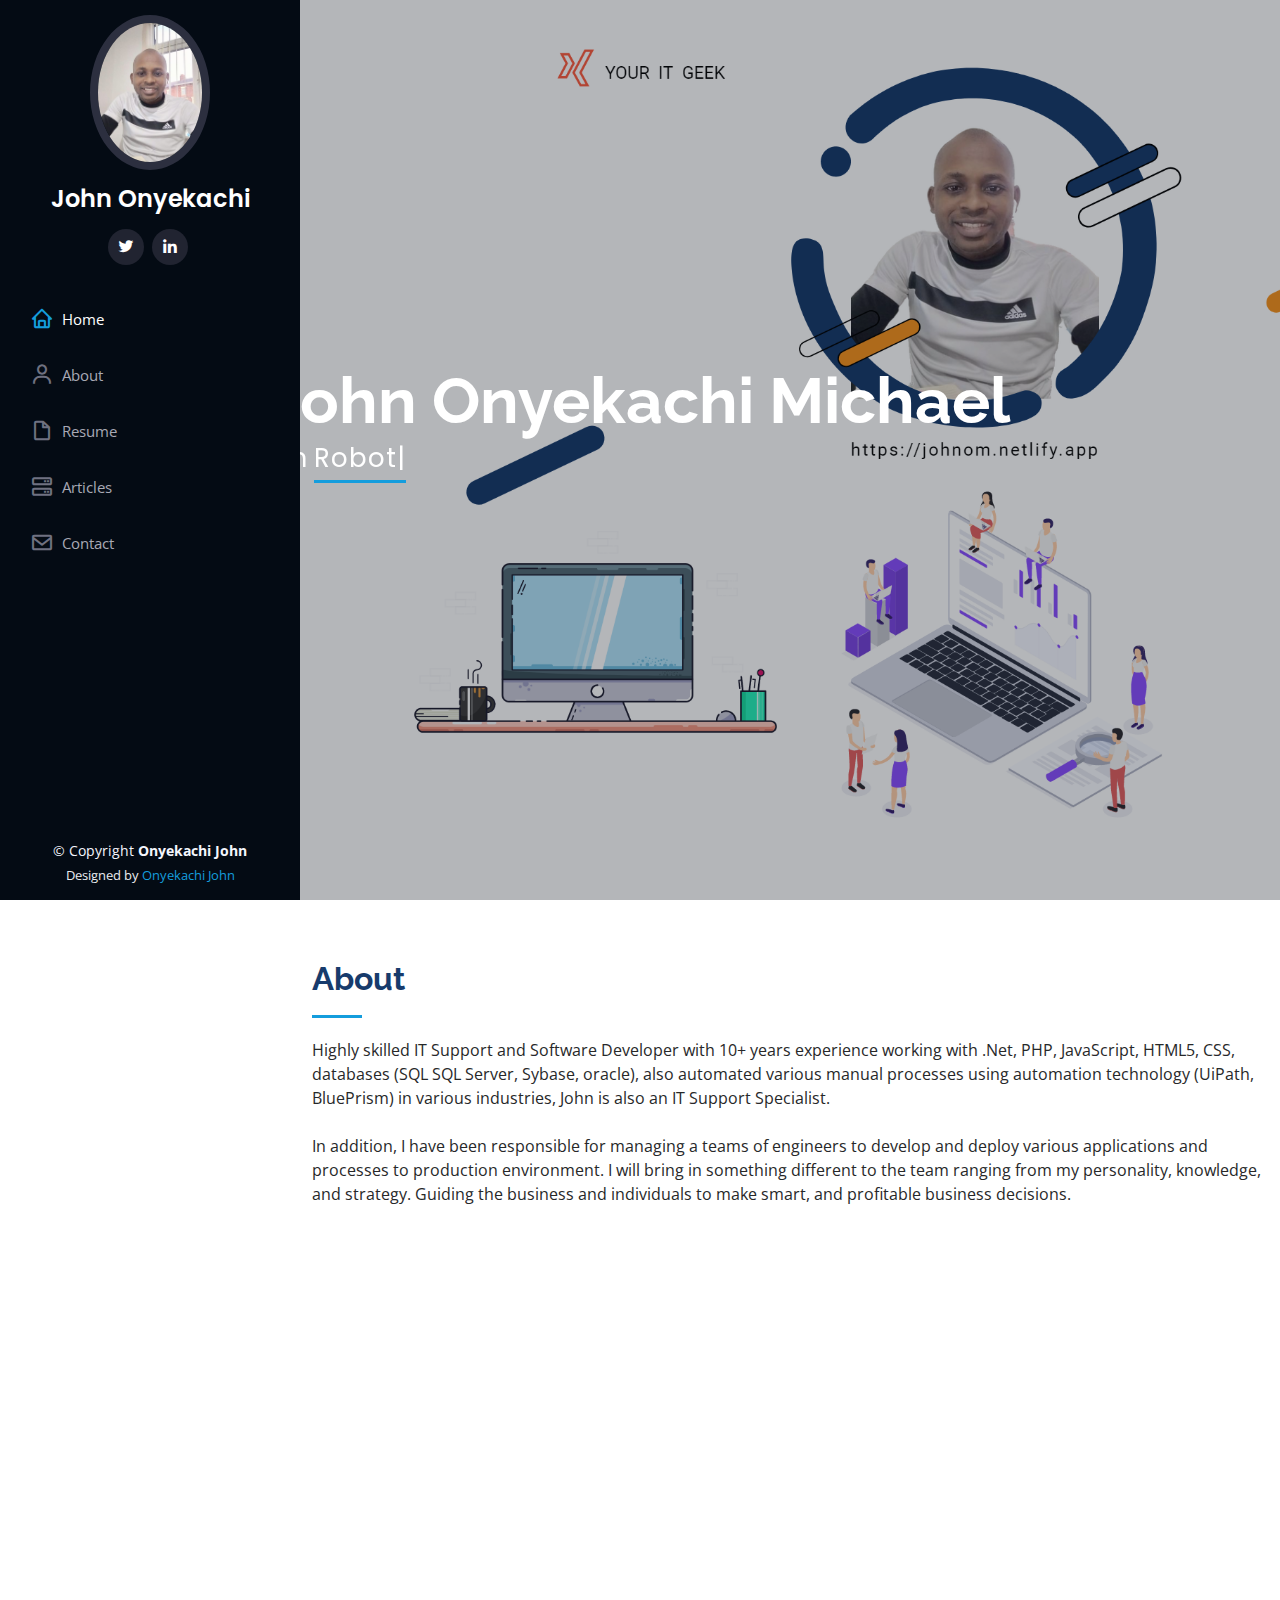
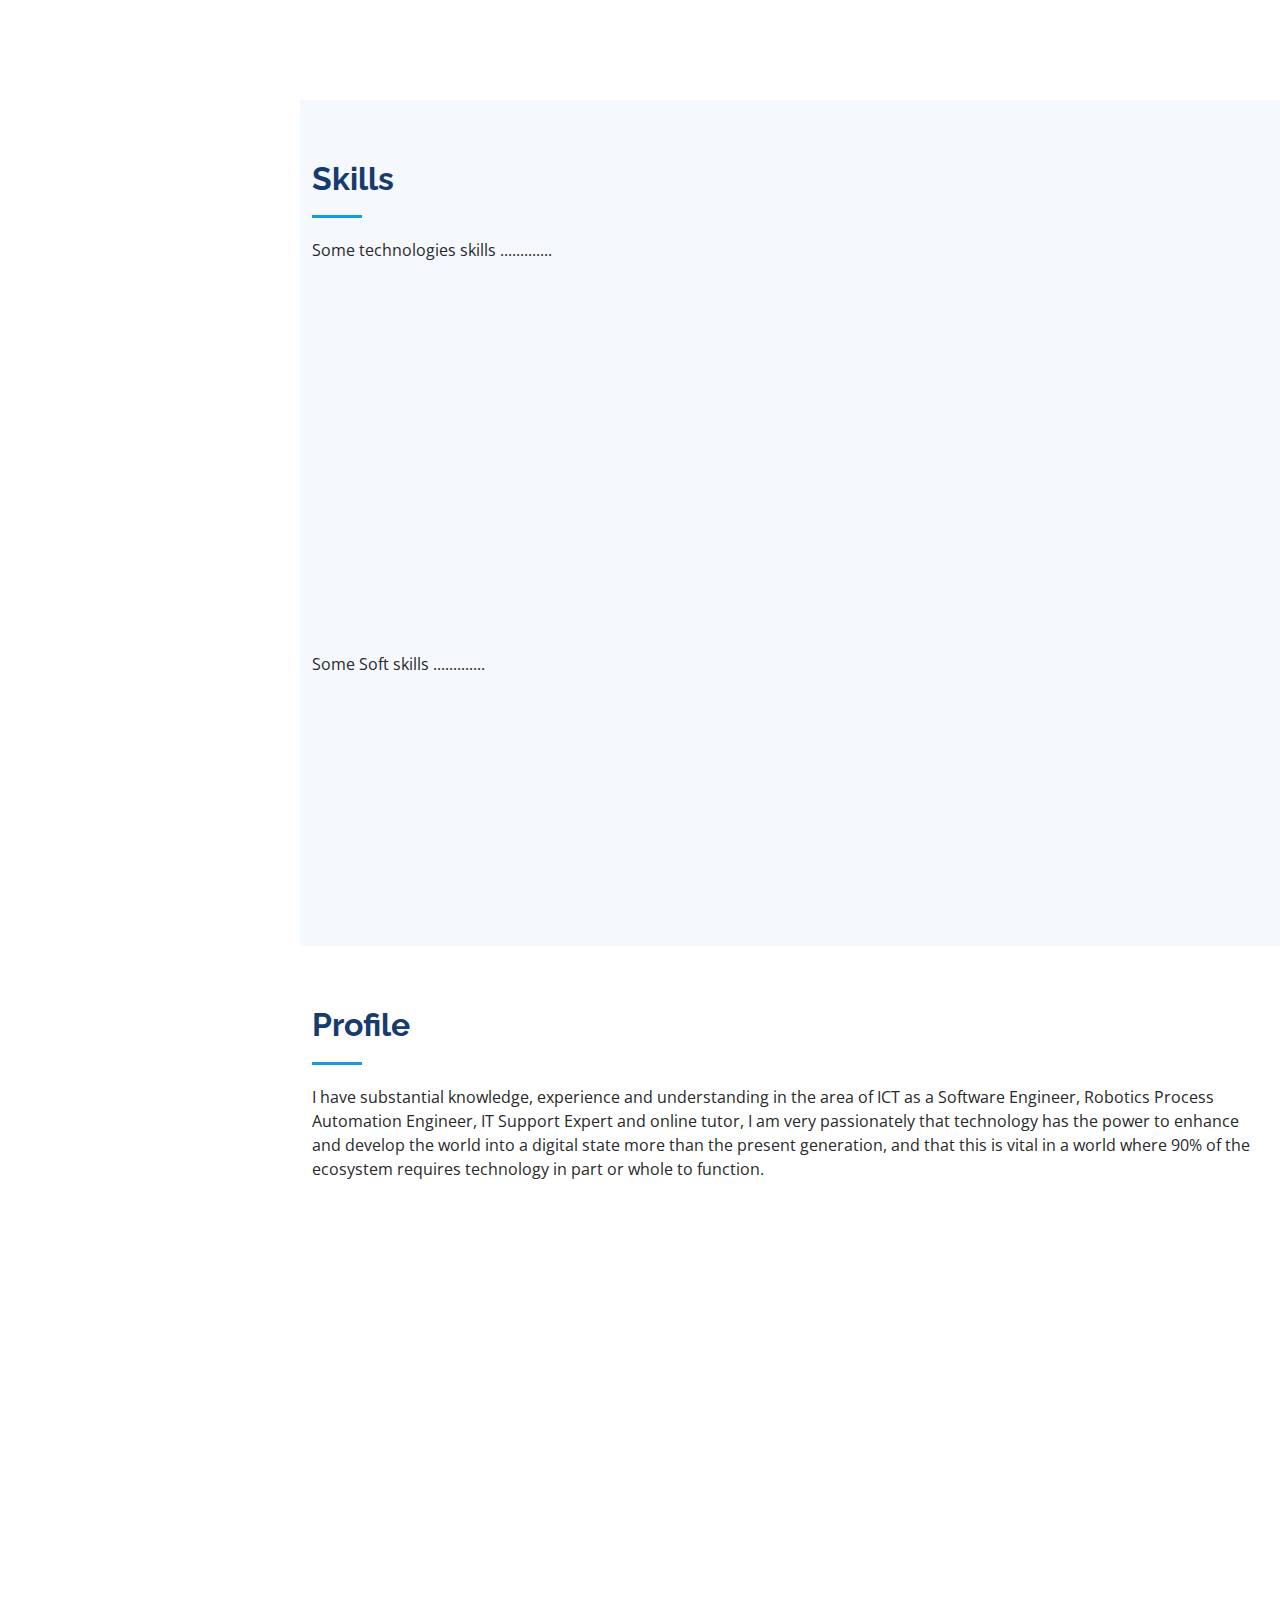
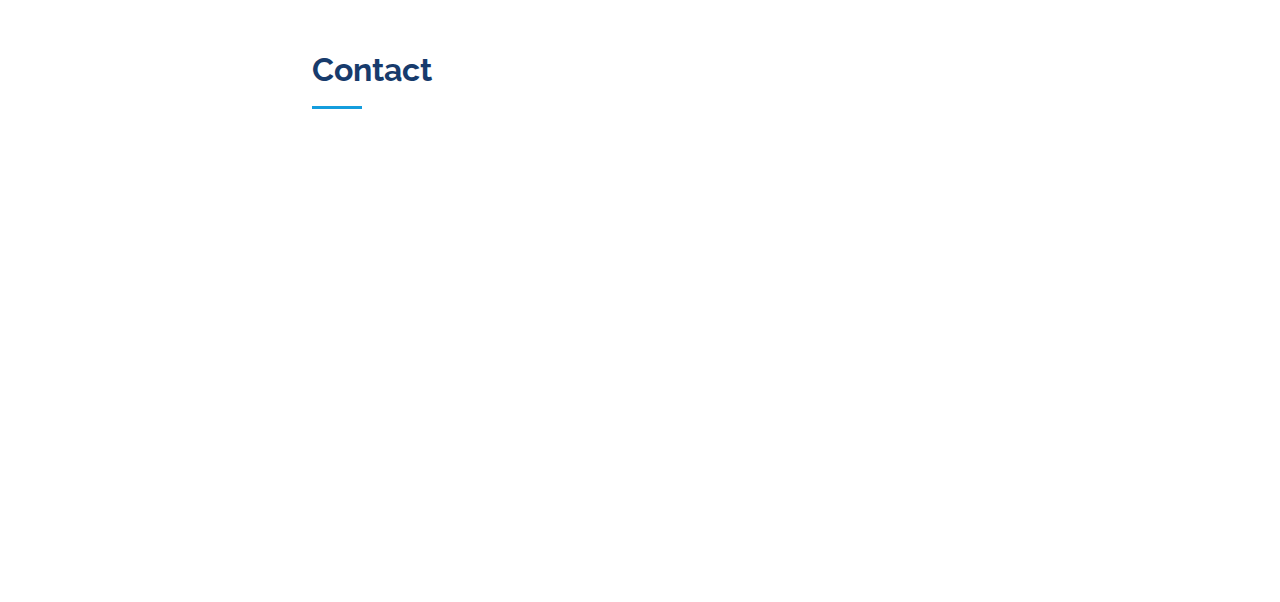
<file: index.html>
<!DOCTYPE html>
<html lang="en">

<head>
    <meta charset="utf-8">
    <meta content="width=device-width, initial-scale=1.0" name="viewport">

    <title>Onyekachi John</title>
    <meta content="" name="description">
    <meta content="" name="keywords">

    <!-- Favicons
    <link href="assets/img/favicon.png" rel="icon">
    <link href="assets/img/apple-touch-icon.png" rel="apple-touch-icon">-->
    <!-- Google Fonts -->
    <link href="https://fonts.googleapis.com/css?family=Open+Sans:300,300i,400,400i,600,600i,700,700i|Raleway:300,300i,400,400i,500,500i,600,600i,700,700i|Poppins:300,300i,400,400i,500,500i,600,600i,700,700i" rel="stylesheet">

    <!-- Vendor CSS Files -->
    <link href="assets/vendor/aos/aos.css" rel="stylesheet">
    <link href="assets/vendor/bootstrap/css/bootstrap.min.css" rel="stylesheet">
    <link href="assets/vendor/bootstrap-icons/bootstrap-icons.css" rel="stylesheet">
    <link href="assets/vendor/boxicons/css/boxicons.min.css" rel="stylesheet">
    <link href="assets/vendor/glightbox/css/glightbox.min.css" rel="stylesheet">
    <link href="assets/vendor/swiper/swiper-bundle.min.css" rel="stylesheet">

    <!-- Template Main CSS File -->
    <link href="assets/css/style.css" rel="stylesheet">
</head>

<body>

    <!-- ======= Mobile nav toggle button ======= -->
    <i class="bi bi-list mobile-nav-toggle d-xl-none"></i>

    <!-- ======= Header ======= -->
    <header id="header">
        <div class="d-flex flex-column">

            <div class="profile">
                <img src="assets/img/profile-img.jpg" alt="" class="img-fluid rounded-circle">
                <h1 class="text-light"><a href="index.html">John Onyekachi</a></h1>
                <div class="social-links mt-3 text-center">
                    <a href="https://twitter.com/ojcool247" class="twitter" target="_blank"><i class="bx bxl-twitter"></i></a>
                  <!--  <a href="#" class="facebook"><i class="bx bxl-facebook"></i></a>
                    <a href="#" class="instagram"><i class="bx bxl-instagram"></i></a>
                    <a href="#" class="google-plus"><i class="bx bxl-skype"></i></a>-->
                    <a href="https://www.linkedin.com/in/ojcool/" class="linkedin"><i class="bx bxl-linkedin"></i></a>
                </div>
            </div>

            <nav id="navbar" class="nav-menu navbar">
                <ul>
                    <li><a href="#hero" class="nav-link scrollto active"><i class="bx bx-home"></i> <span>Home</span></a></li>
                    <li><a href="#about" class="nav-link scrollto"><i class="bx bx-user"></i> <span>About</span></a></li>
                    <li><a href="#resume" class="nav-link scrollto"><i class="bx bx-file-blank"></i> <span>Resume</span></a></li>
                   <!-- <li><a href="#portfolio" class="nav-link scrollto"><i class="bx bx-book-content"></i> <span>Portfolio</span></a></li>-->
                    <li><a href="articles.html" class="nav-link scrollto"><i class="bx bx-server"></i> <span>Articles</span></a></li>
                    <li><a href="#contact" class="nav-link scrollto"><i class="bx bx-envelope"></i> <span>Contact</span></a></li>
                    <!--<li><a href="#portfolio" class="nav-link scrollto"><i class="bx bx-book-content"></i> <span>Portfolio</span></a></li>
    <li><a href="#services" class="nav-link scrollto"><i class="bx bx-server"></i> <span>Services</span></a></li>
    <li><a href="#contact" class="nav-link scrollto"><i class="bx bx-envelope"></i> <span>Contact</span></a></li>-->
                </ul>
            </nav><!-- .nav-menu -->
        </div>
    </header><!-- End Header -->
    <!-- ======= Hero Section ======= -->
    <section id="hero" class="d-flex flex-column justify-content-center align-items-center">
        <div class="hero-container" data-aos="fade-in">
            <h1>John Onyekachi Michael</h1>
            <p>I'm <span class="typed" data-typed-items="Robotics Developer,Software Engineer, IT Support Specialist, Freelancer, Project Manager"></span></p>
        </div>
    </section><!-- End Hero -->

    <main id="main">

        <!-- ======= About Section ======= -->
        <section id="about" class="about">
            <div class="container">

                <div class="section-title">
                    <h2>About</h2>
                    <p>
                        Highly skilled IT Support and Software Developer with 10+ years experience working with .Net, PHP, JavaScript, HTML5, CSS, databases (SQL SQL Server, Sybase, oracle), also automated various manual processes using automation technology (UiPath, BluePrism) in various industries, John is also an IT Support Specialist.
                        <br />
                        <br />
                        In addition, I have been responsible for managing a teams of engineers to develop and deploy various applications and processes to production environment. I will bring in something different to the team ranging from my personality, knowledge, and strategy. Guiding the business and individuals to make smart, and profitable business decisions.
                    </p>
                </div>

                <div class="row">
                    <div class="col-lg-4" data-aos="fade-right">
                        <img src="assets/img/profile-img.jpg" class="img-fluid" alt="">
                    </div>
                    <div class="col-lg-8 pt-4 pt-lg-0 content" data-aos="fade-left">
                        <h3> RPA Solution Architect & Developer | Software Engineer | IT Support Specialist</h3>
                        <p class="fst-italic">
                            I have substantial knowledge, experience and understanding in the area of ICT as a Software Engineer ,Robotics Process Automation Engineer, IT Support Expert and online tutor,
                            I am very passionately that technology has the power to enhance and develop the world into a digital state more than the present generation,
                            and that this is vital in a world where 90% of the ecosystem requires technology in part or whole to function.
                        </p>
                        <div class="row">
                            <div class="col-lg-6">
                                <ul>
                                    <!--<li><i class="bi bi-chevron-right"></i> <strong>Birthday:</strong> <span>1 May 1995</span></li>-->
                                    <!-- <li><i class="bi bi-chevron-right"></i> <strong>Website:</strong> <span>https://johnom.netlify.app/</span></li>-->
                                    <li><i class="bi bi-chevron-right"></i> <strong>Phone:</strong> <span>+44 7478 497 902</span></li>
                                    <li><i class="bi bi-chevron-right"></i> <strong>City:</strong> <span>England, UK</span></li>
                                </ul>
                            </div>
                            <div class="col-lg-6">
                                <ul>
                                    <!--<li><i class="bi bi-chevron-right"></i> <strong>Age:</strong> <span>30</span></li>-->
                                    <!--   <li><i class="bi bi-chevron-right"></i> <strong>Degree:</strong> <span>IT Professional</span></li>-->
                                    <li><i class="bi bi-chevron-right"></i> <strong>Email:</strong> <span>johnmikeonyekachi@gmail.com</span></li>
                                    <!--   <li><i class="bi bi-chevron-right"></i> <strong>Freelance:</strong> <span>Available</span></li>-->
                                </ul>
                            </div>
                        </div>
                        <p>
                            Reach out to me for free consultation on your website development, mobile app development, automation of business processes, enterprise business application solutions and general ICT best practices.
                        </p>
                    </div>
                </div>

            </div>
        </section><!-- End About Section -->
        <!-- ======= Facts Section ======= -
    <section id="facts" class="facts">
        <div class="container">

            <div class="section-title">
                <h2>Facts</h2>
                <p>Use technology to solve problems across various industries, clients, customers and individuals.</p>
            </div>

            <div class="row no-gutters">

                <div class="col-lg-3 col-md-6 d-md-flex align-items-md-stretch" data-aos="fade-up">
                    <div class="count-box">
                        <i class="bi bi-emoji-smile"></i>
                        <span data-purecounter-start="0" data-purecounter-end="7" data-purecounter-duration="1" class="purecounter"></span>
                        <p><strong>Happy Clients</strong> </p>
                    </div>
                </div>

                <div class="col-lg-3 col-md-6 d-md-flex align-items-md-stretch" data-aos="fade-up" data-aos-delay="100">
                    <div class="count-box">
                        <i class="bi bi-journal-richtext"></i>
                        <span data-purecounter-start="0" data-purecounter-end="18" data-purecounter-duration="1" class="purecounter"></span>
                        <p><strong>Projects</strong> </p>
                    </div>
                </div>

                <div class="col-lg-3 col-md-6 d-md-flex align-items-md-stretch" data-aos="fade-up" data-aos-delay="200">
                    <div class="count-box">
                        <i class="bi bi-headset"></i>
                        <span data-purecounter-start="0" data-purecounter-end="13403" data-purecounter-duration="1" class="purecounter"></span>
                        <p><strong>Hours Of Support</strong> </p>
                    </div>
                </div>

                <div class="col-lg-3 col-md-6 d-md-flex align-items-md-stretch" data-aos="fade-up" data-aos-delay="300">
                    <div class="count-box">
                        <i class="bi bi-people"></i>
                        <span data-purecounter-start="0" data-purecounter-end="32" data-purecounter-duration="1" class="purecounter"></span>
                        <p><strong>Hard Workers</strong>r</p>
                    </div>
                </div>

            </div>

        </div>
    </section> End Facts Section -->
        <!-- ======= Skills Section ======= -->
        <section id="skills" class="skills section-bg">
            <div class="container">

                <div class="section-title">
                    <h2>Skills</h2>
                    <p>Some technologies skills .............</p>
                </div>

                <div class="row skills-content">

                    <div class="col-lg-6" data-aos="fade-up">
                        <div class="progress">
                            <span class="skill">Robotics Automation ( UiPath, Power Automate, BluePrism)</span>
                            <span class="skill">HTML 5</span>
                        </div>

                        <div class="progress">
                            <span class="skill">JavaScript</span>
                            <span class="skill">CSS 3</span>
                        </div>
                        <div class="progress">
                            <span class="skill">TypeScript</span>
                            <span class="skill">.Net (C#, Mvc, Asp.net)</span>
                        </div>

                        <div class="progress">
                            <span class="skill">Bootstrap</span>
                            <span class="skill">Android</span>
                        </div>
                        <div class="progress">
                            <span class="skill">Framework7</span>
                            <span class="skill">Control Panel / IIS</span>
                        </div>
                        <div class="progress">
                            <span class="skill">Jira</span>
                            <span class="skill">Firebase</span>
                        </div>
                    </div>

                    <div class="col-lg-6" data-aos="fade-up" data-aos-delay="100">

                        <div class="progress">
                            <span class="skill">REST Api</span>
                            <span class="skill">Database (MS SQL,MySql,Oracle, sybase)</span>
                        </div>

                        <div class="progress">
                            <span class="skill">Git</span>
                            <span class="skill">PHP</span>
                        </div>
                        <div class="progress">
                            <span class="skill">React</span>
                            <span class="skill">Mobile framework (Onsen UI, framework 7)</span>
                        </div>

                        <div class="progress">
                            <span class="skill">Heroku</span>
                            <span class="skill">Web Architecture</span>
                        </div>
                        <div class="progress">
                            <span class="skill">Netlify</span>
                            <span class="skill">Azure</span>
                        </div>
                        <div class="progress">
                            <span class="skill">GCP</span>

                        </div>
                    </div>

                </div>

            </div>

            <div class="container">

                <div class="section-title">

                    <p>Some Soft skills .............</p>
                </div>

                <div class="row skills-content">

                    <div class="col-lg-6" data-aos="fade-up">
                        <div class="progress">
                            <span class="skill">Communication</span>
                            <span class="skill">Client Engagement</span>
                        </div>

                        <div class="progress">
                            <span class="skill">Critical Thinking</span>
                            <span class="skill">Analytical </span>
                        </div>

                        <div class="progress">
                            <span class="skill">Creativity</span>
                        </div>
                    </div>

                    <div class="col-lg-6" data-aos="fade-up" data-aos-delay="100">



                        <div class="progress">
                            <span class="skill">Time management </span>
                            <span class="skill">Stakeholder Management</span>
                        </div>
                        <div class="progress">
                            <span class="skill">Collaboration</span>
                            <span class="skill">Report and researching</span>
                        </div>
                    </div>

                </div>

            </div>
        </section><!-- End Skills Section -->
        <!-- ======= Resume Section ======= -->
        <section id="resume" class="resume">
            <div class="container">

                <div class="section-title">
                    <h2>Profile</h2>
                    <p>
                        I have substantial knowledge, experience and understanding in the area of ICT as a Software Engineer, Robotics Process Automation Engineer, IT Support Expert and online tutor,
                        I am very passionately that technology has the power to enhance and develop the world into a digital state more than the present generation,
                        and that this is vital in a world where 90% of the ecosystem requires technology in part or whole to function.
                    </p>
                </div>

                <div class="row">
                    <div class="col-lg-6" data-aos="fade-up">
                        <!--    <h3 class="resume-title">Summary</h3>-->
                        <!-- <div class="resume-item pb-0">
                        <h4>John Onyekachi Michael</h4>
                        <p><em>Innovative and deadline-driven Automation Engineer with 9+ years of experience designing and developing user-centered application and automation from scratch to a polished deliverable.</em></p>
                        <ul>
                            <li>Oldbury,Birmingham England UK</li>
                            <li> (+44) 747 8497 902</li>
                            <li>johnmikeonyekachi@gmail.com</li>
                        </ul>
                    </div>-->

                        <h3 class="resume-title">Education</h3>
                        <div class="resume-item">
                            <h4>Bachelor of Science - Computer Science</h4>
                            <h5>2005 - 2010</h5>
                            <p><em>University of Lagos, NG</em></p>
                            <!--<p>Qui deserunt veniam. Et sed aliquam labore tempore sed quisquam iusto autem sit. Ea vero voluptatum qui ut dignissimos deleniti nerada porti sand markend</p>-->

                        </div>
                        <div class="resume-item">
                            <h4>Diploma in  Computer Science &amp; Engineering</h4>
                            <h5>2004 - 2004</h5>
                            <p><em>Edic Institute of Computer Science and Technology, Lagos, NG</em></p>
                            <!--  <p>Quia nobis sequi est occaecati aut. Repudiandae et iusto quae reiciendis et quis Eius vel ratione eius unde vitae rerum voluptates asperiores voluptatem Earum molestiae consequatur neque etlon sader mart dila</p>-->
                        </div>


                        <h3 class="resume-title">Certification &Aacute; QUALIFICATIONS</h3>
                        <div class="resume-item">
                            <h4><a href="https://www.coursera.org/account/accomplishments/specialization/certificate/CPTS6LAPDGTWe">ROBOTIC PROCESS AUTOMATION (RPA) SPECIALIZATION </a> </h4>
                        </div>

                        <div class="resume-item">
                            <h4><a href="https://www.credly.com/badges/6e26fede-7384-4654-9c92-803cf1311ee1?source=linked_in_profile">GOOGLE IT SUPPORT CERTIFICATE </a> </h4>
                        </div>

                        <div class="resume-item">
                            <!-- <h4>GOOGLE - FUNDAMENTALS OF DIGITAL MARKETING</h4>-->
                            <h4><a href="https://learndigital.withgoogle.com/digitalskills/validate-certificate-code">GOOGLE - FUNDAMENTALS OF DIGITAL MARKETING </a> </h4>

                        </div>
                        <div class="resume-item">

                            <h4><a href="https://www.udemy.com/certificate/UC-b082ff9e-b89c-4f20-aacb-3ac72971f8d5/">BUSINESS ANALYSIS FUNDAMENTALS </a> </h4>
                        </div>

                        <div class="resume-item">

                            <h4><a href="https://www.coursera.org/account/accomplishments/certificate/BB2K8CTBESZE">SYSTEM ADMINISTRATION AND IT INFRASTRUCTURE SERVICES </a> </h4>
                        </div>

                        <div class="resume-item">

                            <h4><a href="https://www.coursera.org/account/accomplishments/certificate/KVXEURW4TPHZ">OPERATING SYSTEMS AND YOU: BECOMING A POWER USER </a> </h4>
                        </div>

                        <div class="resume-item">

                            <h4><a href="https://www.coursera.org/account/accomplishments/certificate/33S7RNS9RPK7">TECHNICAL SUPPORT FUNDAMENTALS </a> </h4>

                        </div>

                        <div class="resume-item">
                            <h4>RPA DEVELOPER ADVANCED – UIPATH</h4>
                            <!--<h5></h5>
                        <p><em></em></p>-->
                        </div>
                        <div class="resume-item">
                            <h4>Member of British Computer society- The Chartered Institute for IT</h4>
                            <!--<h5></h5>
                        <p><em></em></p>-->
                        </div>


                    </div>
                    <div class="col-lg-6" data-aos="fade-up" data-aos-delay="100">
                        <h3 class="resume-title">Professional Experience</h3>
                        <div class="resume-item">
                            <h4>Automation Engineer (UiPath, Abbyy)</h4>
                            <h5>Jan 2022 - Present</h5>
                            <p><em>Proservartner, london, UK </em></p>
                            <ul>

                                <li>
                                    Building Intelligent Automation solutions including Proof of Concept (POC) for clients.
                                </li>
                                <li>
                                    Automated manual processes using the robotics process automation technology (UiPath, Abbyy
                                    Vantage).
                                </li>
                                <li>
                                    Designed and built high available, robust, and scalable robotics applications using BluePrism, .NET, VB scripting and uploading source repo to Azure DevOps.
                                </li>
                                <li>
                                    Maintained and expanded the RPA infrastructure, driving internal initiatives to improve processes
                                    and ensure high standards across processes.
                                </li>
                                <li>
                                    Installed, configured, and setting up the automation environments on client environment.
                                </li>
                                <li>
                                    Upgrade and support clients processes.
                                </li>

                                <p>Project Completed: Account – Invoice Processing (UiPath & Abbyy Vantage)</p>


                            </ul>
                        </div>


                        <div class="resume-item">
                            <h4>
                                SENIOR SOFTWARE ENGINEER
                            </h4>
                            <h5>Aug 2021 - Dec 2022 </h5>
                            <p><em>Polaris Bank Limited, Lagos, NG</em></p>
                            <ul>
                                <li>
                                    Took end-to-end ownership from design to delivery and operations of robot applications.
                                </li>
                                <li>
                                    Introduced new methods that will help us to reach new heights and keep existing apps secure.
                                </li>
                                <li>
                                    Designed and built high available, robust, and scalable robotics applications using BluePrism, .NET, VB scripting and uploading source repo to Azure DevOps.
                                </li>
                                <li>
                                    Automated manual processes using the robotics process automation technology.
                                </li>
                                <li>
                                    Maintained and expanded the RPA infrastructure, drove internal initiatives to improve processes and ensure high standards across team.
                                </li>
                                <li>
                                    Assisted with business requirement gathering for new and existing processes to be
                                    automated.
                                </li>
                            </ul>
                        </div>

                        <div class="resume-item">
                            <h4>
                                LEAD SOFTWARE ENGINEER (RPA)
                            </h4>
                            <h5>Dec 2019 - Jul 2021 </h5>
                            <p><em>Zenith Bank Plc, Lagos, NG</em></p>
                            <ul>

                                <li>
                                    Designed and built high available, robust, and scalable robotics applications using
                                    UiPath, .NET, VB scripting and uploading source repo to TFS, GIT, Azure DevOps.
                                </li>
                                <li>
                                    Installing, configuring and setting up automation environments.
                                </li>
                                <li>
                                    Team lead responsible for delivering over 15 processes to production bots with clear,
                                    detailed and accurate supporting documentation using UiPath platform.
                                </li>
                                <li>
                                    Evaluated new automation technologies and assess new automation opportunities.
                                </li>
                                <li>
                                    Maintained and expanded the RPA infrastructure, drove internal initiatives to improve
                                    processes and ensure high standards across team.
                                </li>
                                <li>
                                    Incident management, including root cause analysis, clean-up and prevention of future
                                    occurrences, provided on-call support.
                                </li>
                                <li>
                                    Redeveloped the change management request application portal using C#, MVC, MS
                                    SQL Server technology.
                                </li>
                                <li>
                                    Maintained and provided support on applications that deal with ATM File transfer to a
                                    central repository. (C#, MS SQL Server).
                                </li>
                                <li>
                                    Participated on a cross-functional team to solve challenging software bugs and
                                    performance issues.
                                </li>
                                <li>
                                    Ensure software deliverables align with the technical architecture, development
                                    standards and quality practices.
                                </li>
                                <b> Key achievement: </b>Maintained maximum uninterrupted flow of business-critical ops by
                                reducing manual processing for settlement files by up to 93%, using the robot process
                                automation technology UiPath
                            </ul>

                        </div>

                        <div class="resume-item">
                            <h4>
                                SOFTWARE DEVELOPER (RPA)
                            </h4>
                            <h5>Jul 2018 - Nov 2019 </h5>
                            <p><em>Access Bank Plc, Lagos, NG</em></p>
                            <ul>
                                <li>Developed numerous marketing programs (logos, brochures,infographics, presentations, and advertisements).</li>
                                <li>Managed up to 5 projects or tasks at a given time while under pressure</li>
                                <li>Recommended and consulted with clients on the most appropriate graphic design</li>
                                <li>Created 4+ design presentations and proposals a month for clients and account managers</li>


                                <li>
                                    Took end-to-end ownership from design to delivery and operations of robot applications.
                                </li>
                                <li>
                                    Team lead developer responsible for architectural design, implementation, integration, and documentation of all Robotics process automation in the bank. (UiPath).
                                </li>
                                <li>
                                    Maintained and provided support on Gemzone platform used for rewarding customers loyalty.
                                </li>
                                <li>
                                    Maintained and provided support on API connect platform.
                                </li>
                                <li>
                                    Maintained and provided support for the customer address verification platform.
                                </li>
                                <li>
                                    Maintained and provided support for the Ivanti Asset & Service management solutions.
                                </li>
                                <li>
                                    Maintained and provided support for the Aspect Customer care solution.
                                </li>
                                <li>
                                    Designed and built high available, robust, and scalable robotics applications using UiPath,
                                    .NET, VB scripting and uploading source repo to TFS, GIT, Azure DevOps.
                                </li>
                                <li>
                                    Team lead developer responsible for architectural design, implementation, integration, and documentation of all Robotics process automation in the bank. (UiPath).
                                </li>
                                <li>
                                    Participated on a cross-functional team to solve challenging software bugs and performance issues.
                                </li>
                                <li>  Ensure software deliverables align with the technical architecture, developmentstandards and quality practices.</li>
                                <b>Key achievement:</b>  Identified and dealt with a significant process bottleneck that boosted
                                process automation and documentation efficiency by 85% when resolved.
                                Successfully developed and delivered over 13 processes on production bots’ environment.

                            </ul>


                        </div>

                        <div class="resume-item">
                            <h4>
                                SYSTEM ANALYST AND ADMINISTRATOR
                            </h4>
                            <h5>Aug 2013 - Jun 2018 </h5>
                            <p><em>Tavia Technologies Ltd, Lagos, NG</em></p>
                            <ul>
                                <li>Created amd managed user profiles, accounts and mailbox service for thr organization under the control of the IT department and ensure confidentiality, integrity and availablilty of data for organizations benefit</li>
                                <li>Administered and managed  organzation's virtual environment. </li>
                                <li>Monitor server system logs, messages and alerts to ensure a pro-active approach to problem resolution.</li>
                                <li>Carry out system administrator task with utmost care to ensure minimum downtime of the services to the service users. </li>
                                <li>Responsible for windows server installation, configuration, troubleshooting and other admin work on windows server infrastructure. </li>
                                <li>Effectively resolve the request/ problems escalated by IT helpdesk team in the IT Helpdesk application (Remedy) and ensure minimal delay to maintain support to the user's community.' </li>
                                <li>Promptly report the abnormal performance issues of IT systems to the superiors for attention. </li>
                                <li>Complete technical activities including application implementation, server upgrade, software patches anti-virus software </li>
                                <li> Took part and contributed to the IT Projects as assigned by IT management.</li>
                                <li> Provide advice and training to users in response to identified difficulties on the device management systems including mobile applications. </li>
                                <li> Managing client requirements for all global regions</li>
                                <li> Coordinating with clients and internal teams</li>
                                <li> Research, evalute and synthesize techinical information to design, develop and test computer based application.</li>
                                <li>
                                    Team member responsible for the Implementation, integration and support of SAP Afaria
                                    mobile device management application platform, SAP Sybase unwired platform v2.3
                                    mobile application development platform, SAP Net Weaver running SAP mobile document
                                    for MTN Nigeria.
                                </li>
                            </ul>
                        </div>


                        <div class="resume-item">
                            <h4>
                                IT SUPPORT SPECIALIST
                            </h4>
                            <h5>Nov 2011 - Jul 2013 </h5>
                            <p><em>Laurin Marine Global Limited, Lagos, NG</em></p>
                            <ul>
                                <li>‣ Designed and developed the organization website</li>
                                <li>Created amd managed user profiles, accounts and mailbox service for thr organization under the control of the IT department and ensure confidentiality, integrity and availablilty of data for organizations benefit</li>
                                <li>Recommended and consulted with clients on the most appropriate software</li>
                                <li>Monitor server system logs, messages and alerts to ensure a pro-active approach to problem resolution.</li>
                            </ul>
                        </div>


                    </div>
                </div>

            </div>
        </section><!-- End Resume Section -->
        <!-- ======= Portfolio Section =======
        <section id="portfolio" class="portfolio section-bg">
            <div class="container">

                <div class="section-title">
                    <h2>Portfolio</h2>
                    <p> I begin each web development project by learning about who you are, what you do, and why you do it. This enables me to develop strategic web design solutions that communicate the right messages while expressing your distinct brand identity. I collaborate with clients - Good design does not happen in an instant. It's a collaborative process that requires patience, experience, and communication. I also involve our clients at every stage of the design process, incorporating feedback at each stage until the design is complete.</p>
                </div>

                <div class="row" data-aos="fade-up">
                    <div class="col-lg-12 d-flex justify-content-center">
                        <ul id="portfolio-flters">
                            <li data-filter="*" class="filter-active">All</li>
                            <li data-filter=".filter-app">App</li>
                            <li data-filter=".filter-card">Card</li>
                            <li data-filter=".filter-web">Web</li>
                        </ul>
                    </div>
                </div>

                <div class="row portfolio-container" data-aos="fade-up" data-aos-delay="100">

                    <div class="col-lg-4 col-md-6 portfolio-item filter-app">
                        <div class="portfolio-wrap">
                            <img src="assets/img/portfolio/portfolio-1.jpg" class="img-fluid" alt="">
                            <div class="portfolio-links">
                                <a href="assets/img/portfolio/portfolio-1.jpg" data-gallery="portfolioGallery" class="portfolio-lightbox" title="App 1"><i class="bx bx-plus"></i></a>
                                <a href="portfolio-details.html" title="More Details"><i class="bx bx-link"></i></a>
                            </div>
                        </div>
                    </div>

                    <div class="col-lg-4 col-md-6 portfolio-item filter-web">
                        <div class="portfolio-wrap">
                            <img src="assets/img/portfolio/portfolio-2.jpg" class="img-fluid" alt="">
                            <div class="portfolio-links">
                                <a href="assets/img/portfolio/portfolio-2.jpg" data-gallery="portfolioGallery" class="portfolio-lightbox" title="Web 3"><i class="bx bx-plus"></i></a>
                                <a href="portfolio-details.html" title="More Details"><i class="bx bx-link"></i></a>
                            </div>
                        </div>
                    </div>

                    <div class="col-lg-4 col-md-6 portfolio-item filter-app">
                        <div class="portfolio-wrap">
                            <img src="assets/img/portfolio/portfolio-3.jpg" class="img-fluid" alt="">
                            <div class="portfolio-links">
                                <a href="assets/img/portfolio/portfolio-3.jpg" data-gallery="portfolioGallery" class="portfolio-lightbox" title="App 2"><i class="bx bx-plus"></i></a>
                                <a href="portfolio-details.html" title="More Details"><i class="bx bx-link"></i></a>
                            </div>
                        </div>
                    </div>

                    <div class="col-lg-4 col-md-6 portfolio-item filter-card">
                        <div class="portfolio-wrap">
                            <img src="assets/img/portfolio/portfolio-4.jpg" class="img-fluid" alt="">
                            <div class="portfolio-links">
                                <a href="assets/img/portfolio/portfolio-4.jpg" data-gallery="portfolioGallery" class="portfolio-lightbox" title="Card 2"><i class="bx bx-plus"></i></a>
                                <a href="portfolio-details.html" title="More Details"><i class="bx bx-link"></i></a>
                            </div>
                        </div>
                    </div>

                    <div class="col-lg-4 col-md-6 portfolio-item filter-web">
                        <div class="portfolio-wrap">
                            <img src="assets/img/portfolio/portfolio-5.jpg" class="img-fluid" alt="">
                            <div class="portfolio-links">
                                <a href="assets/img/portfolio/portfolio-5.jpg" data-gallery="portfolioGallery" class="portfolio-lightbox" title="Web 2"><i class="bx bx-plus"></i></a>
                                <a href="portfolio-details.html" title="More Details"><i class="bx bx-link"></i></a>
                            </div>
                        </div>
                    </div>

                    <div class="col-lg-4 col-md-6 portfolio-item filter-app">
                        <div class="portfolio-wrap">
                            <img src="assets/img/portfolio/portfolio-6.jpg" class="img-fluid" alt="">
                            <div class="portfolio-links">
                                <a href="assets/img/portfolio/portfolio-6.jpg" data-gallery="portfolioGallery" class="portfolio-lightbox" title="App 3"><i class="bx bx-plus"></i></a>
                                <a href="portfolio-details.html" title="More Details"><i class="bx bx-link"></i></a>
                            </div>
                        </div>
                    </div>

                    <div class="col-lg-4 col-md-6 portfolio-item filter-card">
                        <div class="portfolio-wrap">
                            <img src="assets/img/portfolio/portfolio-7.jpg" class="img-fluid" alt="">
                            <div class="portfolio-links">
                                <a href="assets/img/portfolio/portfolio-7.jpg" data-gallery="portfolioGallery" class="portfolio-lightbox" title="Card 1"><i class="bx bx-plus"></i></a>
                                <a href="portfolio-details.html" title="More Details"><i class="bx bx-link"></i></a>
                            </div>
                        </div>
                    </div>

                    <div class="col-lg-4 col-md-6 portfolio-item filter-card">
                        <div class="portfolio-wrap">
                            <img src="assets/img/portfolio/portfolio-8.jpg" class="img-fluid" alt="">
                            <div class="portfolio-links">
                                <a href="assets/img/portfolio/portfolio-8.jpg" data-gallery="portfolioGallery" class="portfolio-lightbox" title="Card 3"><i class="bx bx-plus"></i></a>
                                <a href="portfolio-details.html" title="More Details"><i class="bx bx-link"></i></a>
                            </div>
                        </div>
                    </div>

                    <div class="col-lg-4 col-md-6 portfolio-item filter-web">
                        <div class="portfolio-wrap">
                            <img src="assets/img/portfolio/portfolio-9.jpg" class="img-fluid" alt="">
                            <div class="portfolio-links">
                                <a href="assets/img/portfolio/portfolio-9.jpg" data-gallery="portfolioGallery" class="portfolio-lightbox" title="Web 3"><i class="bx bx-plus"></i></a>
                                <a href="portfolio-details.html" title="More Details"><i class="bx bx-link"></i></a>
                            </div>
                        </div>
                    </div>

                </div>

            </div>
        </section><!-- End Portfolio Section -->
        <!-- ======= Services Section
    <section id="services" class="services">
      <div class="container">

        <div class="section-title">
          <h2>Services</h2>
          <p>Magnam dolores commodi suscipit. Necessitatibus eius consequatur ex aliquid fuga eum quidem. Sit sint consectetur velit. Quisquam quos quisquam cupiditate. Et nemo qui impedit suscipit alias ea. Quia fugiat sit in iste officiis commodi quidem hic quas.</p>
        </div>

        <div class="row">
          <div class="col-lg-4 col-md-6 icon-box" data-aos="fade-up">
            <div class="icon"><i class="bi bi-briefcase"></i></div>
            <h4 class="title"><a href="">Lorem Ipsum</a></h4>
            <p class="description">Voluptatum deleniti atque corrupti quos dolores et quas molestias excepturi sint occaecati cupiditate non provident</p>
          </div>
          <div class="col-lg-4 col-md-6 icon-box" data-aos="fade-up" data-aos-delay="100">
            <div class="icon"><i class="bi bi-card-checklist"></i></div>
            <h4 class="title"><a href="">Dolor Sitema</a></h4>
            <p class="description">Minim veniam, quis nostrud exercitation ullamco laboris nisi ut aliquip ex ea commodo consequat tarad limino ata</p>
          </div>
          <div class="col-lg-4 col-md-6 icon-box" data-aos="fade-up" data-aos-delay="200">
            <div class="icon"><i class="bi bi-bar-chart"></i></div>
            <h4 class="title"><a href="">Sed ut perspiciatis</a></h4>
            <p class="description">Duis aute irure dolor in reprehenderit in voluptate velit esse cillum dolore eu fugiat nulla pariatur</p>
          </div>
          <div class="col-lg-4 col-md-6 icon-box" data-aos="fade-up" data-aos-delay="300">
            <div class="icon"><i class="bi bi-binoculars"></i></div>
            <h4 class="title"><a href="">Magni Dolores</a></h4>
            <p class="description">Excepteur sint occaecat cupidatat non proident, sunt in culpa qui officia deserunt mollit anim id est laborum</p>
          </div>
          <div class="col-lg-4 col-md-6 icon-box" data-aos="fade-up" data-aos-delay="400">
            <div class="icon"><i class="bi bi-brightness-high"></i></div>
            <h4 class="title"><a href="">Nemo Enim</a></h4>
            <p class="description">At vero eos et accusamus et iusto odio dignissimos ducimus qui blanditiis praesentium voluptatum deleniti atque</p>
          </div>
          <div class="col-lg-4 col-md-6 icon-box" data-aos="fade-up" data-aos-delay="500">
            <div class="icon"><i class="bi bi-calendar4-week"></i></div>
            <h4 class="title"><a href="">Eiusmod Tempor</a></h4>
            <p class="description">Et harum quidem rerum facilis est et expedita distinctio. Nam libero tempore, cum soluta nobis est eligendi</p>
          </div>
        </div>

      </div>
    </section><!-- End Services Section -->
        <!-- ======= Testimonials
    <section id="testimonials" class="testimonials section-bg">
      <div class="container">

        <div class="section-title">
          <h2>Testimonials</h2>
          <p>Magnam dolores commodi suscipit. Necessitatibus eius consequatur ex aliquid fuga eum quidem. Sit sint consectetur velit. Quisquam quos quisquam cupiditate. Et nemo qui impedit suscipit alias ea. Quia fugiat sit in iste officiis commodi quidem hic quas.</p>
        </div>

        <div class="testimonials-slider swiper" data-aos="fade-up" data-aos-delay="100">
          <div class="swiper-wrapper">

            <div class="swiper-slide">
              <div class="testimonial-item" data-aos="fade-up">
                <p>
                  <i class="bx bxs-quote-alt-left quote-icon-left"></i>
                  Proin iaculis purus consequat sem cure digni ssim donec porttitora entum suscipit rhoncus. Accusantium quam, ultricies eget id, aliquam eget nibh et. Maecen aliquam, risus at semper.
                  <i class="bx bxs-quote-alt-right quote-icon-right"></i>
                </p>
                <img src="assets/img/testimonials/testimonials-1.jpg" class="testimonial-img" alt="">
                <h3>Saul Goodman</h3>
                <h4>Ceo &amp; Founder</h4>
              </div>
            </div>


            <div class="swiper-slide">
              <div class="testimonial-item" data-aos="fade-up" data-aos-delay="100">
                <p>
                  <i class="bx bxs-quote-alt-left quote-icon-left"></i>
                  Export tempor illum tamen malis malis eram quae irure esse labore quem cillum quid cillum eram malis quorum velit fore eram velit sunt aliqua noster fugiat irure amet legam anim culpa.
                  <i class="bx bxs-quote-alt-right quote-icon-right"></i>
                </p>
                <img src="assets/img/testimonials/testimonials-2.jpg" class="testimonial-img" alt="">
                <h3>Sara Wilsson</h3>
                <h4>Designer</h4>
              </div>
            </div>


            <div class="swiper-slide">
              <div class="testimonial-item" data-aos="fade-up" data-aos-delay="200">
                <p>
                  <i class="bx bxs-quote-alt-left quote-icon-left"></i>
                  Enim nisi quem export duis labore cillum quae magna enim sint quorum nulla quem veniam duis minim tempor labore quem eram duis noster aute amet eram fore quis sint minim.
                  <i class="bx bxs-quote-alt-right quote-icon-right"></i>
                </p>
                <img src="assets/img/testimonials/testimonials-3.jpg" class="testimonial-img" alt="">
                <h3>Jena Karlis</h3>
                <h4>Store Owner</h4>
              </div>
            </div>


            <div class="swiper-slide">
              <div class="testimonial-item" data-aos="fade-up" data-aos-delay="300">
                <p>
                  <i class="bx bxs-quote-alt-left quote-icon-left"></i>
                  Fugiat enim eram quae cillum dolore dolor amet nulla culpa multos export minim fugiat minim velit minim dolor enim duis veniam ipsum anim magna sunt elit fore quem dolore labore illum veniam.
                  <i class="bx bxs-quote-alt-right quote-icon-right"></i>
                </p>
                <img src="assets/img/testimonials/testimonials-4.jpg" class="testimonial-img" alt="">
                <h3>Matt Brandon</h3>
                <h4>Freelancer</h4>
              </div>
            </div>


            <div class="swiper-slide">
              <div class="testimonial-item" data-aos="fade-up" data-aos-delay="400">
                <p>
                  <i class="bx bxs-quote-alt-left quote-icon-left"></i>
                  Quis quorum aliqua sint quem legam fore sunt eram irure aliqua veniam tempor noster veniam enim culpa labore duis sunt culpa nulla illum cillum fugiat legam esse veniam culpa fore nisi cillum quid.
                  <i class="bx bxs-quote-alt-right quote-icon-right"></i>
                </p>
                <img src="assets/img/testimonials/testimonials-5.jpg" class="testimonial-img" alt="">
                <h3>John Larson</h3>
                <h4>Entrepreneur</h4>
              </div>
            </div>


          </div>
          <div class="swiper-pagination"></div>
        </div>

      </div>
    </section><!-- End Testimonials Section -->
        <!-- ======= Contact Section ======= -->
        <section id="contact" class="contact">
            <div class="container">

                <div class="section-title">
                    <h2>Contact</h2>
                    <!--<p>Magnam dolores commodi suscipit. Necessitatibus eius consequatur ex aliquid fuga eum quidem. Sit sint consectetur velit. Quisquam quos quisquam cupiditate. Et nemo qui impedit suscipit alias ea. Quia fugiat sit in iste officiis commodi quidem hic quas.</p>-->

                </div>

                <div class="row" data-aos="fade-in">

                    <div class="col-lg-5 d-flex align-items-stretch">
                        <div class="info">
                            <div class="address">
                                <i class="bi bi-geo-alt"></i>
                                <h4>Location:</h4>
                                <p>Oldbury,Birmingham England UK</p>
                            </div>

                            <div class="email">
                                <i class="bi bi-envelope"></i>
                                <h4>Email:</h4>
                                <p>johnmikeonyekachi@gmail.com</p>
                            </div>

                            <div class="phone">
                                <i class="bi bi-phone"></i>
                                <h4>Call:</h4>
                                <p>(+44) 747 8497 902</p>
                            </div>

                            <!--<iframe src="https://www.google.com/maps/embed?pb=!1m14!1m8!1m3!1d12097.433213460943!2d-74.0062269!3d40.7101282!3m2!1i1024!2i768!4f13.1!3m3!1m2!1s0x0%3A0xb89d1fe6bc499443!2sDowntown+Conference+Center!5e0!3m2!1smk!2sbg!4v1539943755621" frameborder="0" style="border:0; width: 100%; height: 290px;" allowfullscreen></iframe>-->

                        </div>

                    </div>

                    <!--<div class="col-lg-7 mt-5 mt-lg-0 d-flex align-items-stretch">
                  <form action="forms/contact.php" method="post" role="form" class="php-email-form">
                    <div class="row">
                      <div class="form-group col-md-6">
                        <label for="name">Your Name</label>
                        <input type="text" name="name" class="form-control" id="name" required>
                      </div>
                      <div class="form-group col-md-6">
                        <label for="name">Your Email</label>
                        <input type="email" class="form-control" name="email" id="email" required>
                      </div>
                    </div>
                    <div class="form-group">
                      <label for="name">Subject</label>
                      <input type="text" class="form-control" name="subject" id="subject" required>
                    </div>
                    <div class="form-group">
                      <label for="name">Message</label>
                      <textarea class="form-control" name="message" rows="10" required></textarea>
                    </div>
                    <div class="my-3">
                      <div class="loading">Loading</div>
                      <div class="error-message"></div>
                      <div class="sent-message">Your message has been sent. Thank you!</div>
                    </div>
                    <div class="text-center"><button type="submit">Send Message</button></div>
                  </form>
                </div>-->

                </div>

            </div>
        </section><!-- End Contact Section -->

    </main><!-- End #main -->
    <!-- ======= Footer ======= -->
    <footer id="footer">
        <div class="container">
            <div class="copyright">
                &copy; Copyright <strong><span>Onyekachi John</span></strong>
            </div>
            <div class="credits">

                Designed by <a href="https://johnom.netlify.app/">Onyekachi John</a>
            </div>
        </div>
    </footer><!-- End  Footer -->

    <a href="#" class="back-to-top d-flex align-items-center justify-content-center"><i class="bi bi-arrow-up-short"></i></a>

    <!-- Vendor JS Files -->
    <script src="assets/vendor/purecounter/purecounter.js"></script>
    <script src="assets/vendor/aos/aos.js"></script>
    <script src="assets/vendor/bootstrap/js/bootstrap.bundle.min.js"></script>
    <script src="assets/vendor/glightbox/js/glightbox.min.js"></script>
    <script src="assets/vendor/isotope-layout/isotope.pkgd.min.js"></script>
    <script src="assets/vendor/swiper/swiper-bundle.min.js"></script>
    <script src="assets/vendor/typed.js/typed.min.js"></script>
    <script src="assets/vendor/waypoints/noframework.waypoints.js"></script>
    <script src="assets/vendor/php-email-form/validate.js"></script>

    <!-- Template Main JS File -->
    <script src="assets/js/main.js"></script>

</body>

</html>
</file>
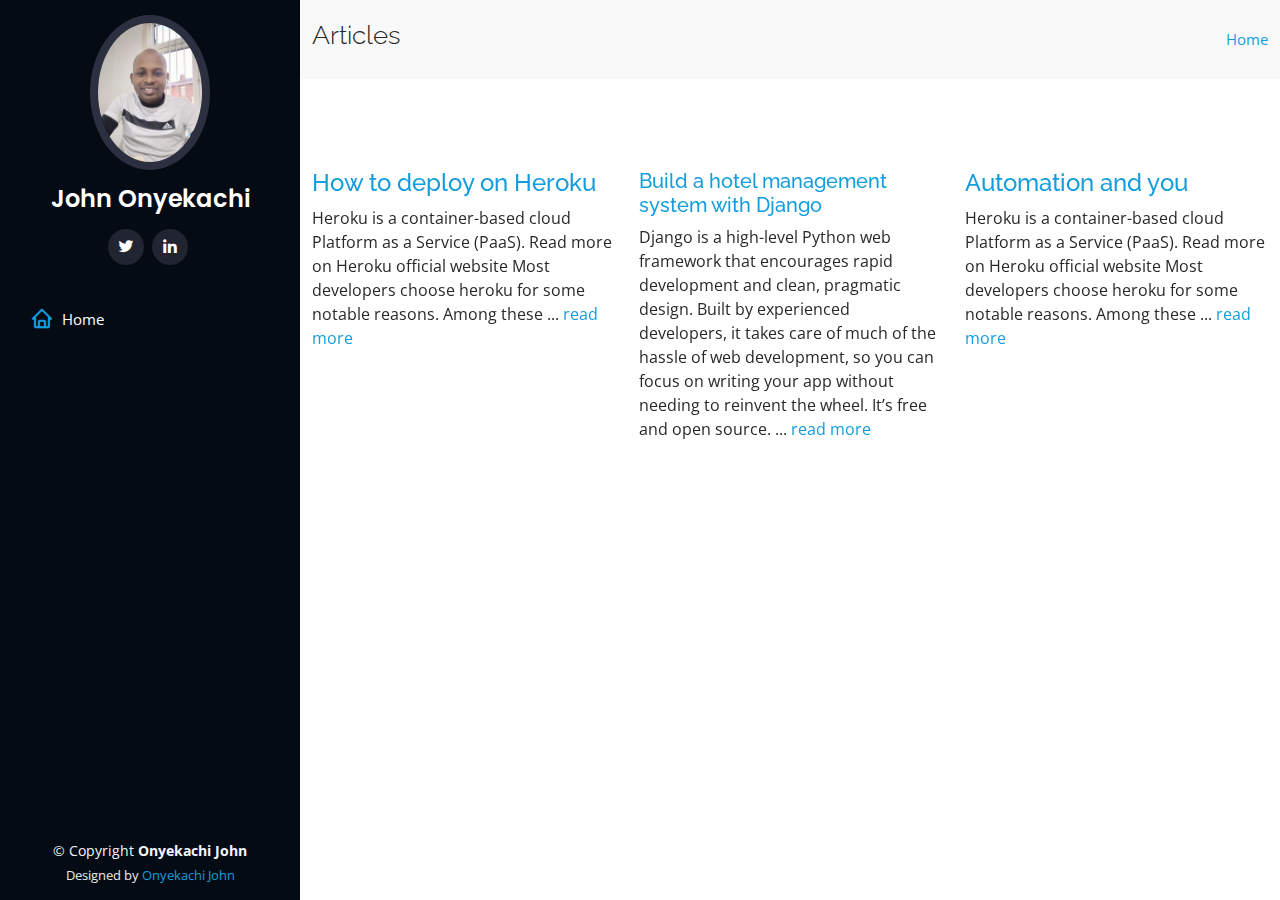
<file: articles.html>
<!DOCTYPE html>
<html lang="en">

<head>
    <meta charset="utf-8">
    <meta content="width=device-width, initial-scale=1.0" name="viewport">

    <title>Articles</title>
    <meta content="" name="description">
    <meta content="" name="keywords">

    <!-- Favicons
    <link href="assets/img/favicon.png" rel="icon">
    <link href="assets/img/apple-touch-icon.png" rel="apple-touch-icon">-->
    <!-- Google Fonts -->
    <link href="https://fonts.googleapis.com/css?family=Open+Sans:300,300i,400,400i,600,600i,700,700i|Raleway:300,300i,400,400i,500,500i,600,600i,700,700i|Poppins:300,300i,400,400i,500,500i,600,600i,700,700i" rel="stylesheet">

    <!-- Vendor CSS Files -->
    <link href="assets/vendor/aos/aos.css" rel="stylesheet">
    <link href="assets/vendor/bootstrap/css/bootstrap.min.css" rel="stylesheet">
    <link href="assets/vendor/bootstrap-icons/bootstrap-icons.css" rel="stylesheet">
    <link href="assets/vendor/boxicons/css/boxicons.min.css" rel="stylesheet">
    <link href="assets/vendor/glightbox/css/glightbox.min.css" rel="stylesheet">
    <link href="assets/vendor/swiper/swiper-bundle.min.css" rel="stylesheet">

    <!-- Template Main CSS File -->
    <link href="assets/css/style.css" rel="stylesheet">

</head>

<body>

    <!-- ======= Mobile nav toggle button ======= -->
    <i class="bi bi-list mobile-nav-toggle d-xl-none"></i>

    <!-- ======= Header ======= -->
    <header id="header">
        <div class="d-flex flex-column">

            <div class="profile">
                <img src="assets/img/profile-img.jpg" alt="" class="img-fluid rounded-circle">
                <h1 class="text-light"><a href="index.html">John Onyekachi</a></h1>
                <div class="social-links mt-3 text-center">
                    <a href="https://twitter.com/ojcool247" class="twitter" target="_blank"><i class="bx bxl-twitter"></i></a>
                    <!--  <a href="#" class="facebook"><i class="bx bxl-facebook"></i></a>
                    <a href="#" class="instagram"><i class="bx bxl-instagram"></i></a>
                    <a href="#" class="google-plus"><i class="bx bxl-skype"></i></a>-->
                    <a href="https://www.linkedin.com/in/ojcool/" class="linkedin"><i class="bx bxl-linkedin"></i></a>
                </div>
            </div>

            <nav id="navbar" class="nav-menu navbar">
                <ul>
                    <li><a href="index.html" class="nav-link scrollto active"><i class="bx bx-home"></i> <span>Home</span></a></li>
                    <!--  <li><a href="deployonheroku.html" class="nav-link scrollto"><i class="bx bx-user"></i> <span>How to deploy on Heroku </span></a></li>
                    <li><a href="#resume" class="nav-link scrollto"><i class="bx bx-file-blank"></i> <span>Resume</span></a></li>
                   <li><a href="portfolio-details.html" class="nav-link scrollto"><i class="bx bx-book-content"></i> <span>Portfolio</span></a></li>
    <li><a href="portfolio-details.html" class="nav-link scrollto"><i class="bx bx-server"></i> <span>Articles</span></a></li>
    <li><a href="#contact" class="nav-link scrollto"><i class="bx bx-envelope"></i> <span>Contact</span></a></li>-->
                </ul>
            </nav><!-- .nav-menu -->
        </div>
    </header><!-- End Header -->

    <main id="main">

        <!-- ======= Breadcrumbs ======= -->
        <section class="breadcrumbs">
            <div class="container">

                <div class="d-flex justify-content-between align-items-center">
                    <h2>Articles</h2>
                    <ol>
                        <li><a href="index.html">Home</a></li>
                    <!--    <li>Articles</li>-->
                    </ol>
                </div>

            </div>
        </section><!-- End Breadcrumbs -->

        <section class="inner-page">
            <div class="container">

                <div class="section-title">
                    <!--     <h2>Services</h2>
         <p>Magnam dolores commodi suscipit. Necessitatibus eius consequatur ex aliquid fuga eum quidem.
         Sit sint consectetur velit. Quisquam quos quisquam cupiditate.
         Et nemo qui impedit suscipit alias ea. Quia fugiat sit in iste officiis commodi quidem hic quas.</p>-->
                </div>

                <div class="row">
                    <div class="col-lg-4 col-md-6 icon-box" data-aos="fade-up">
                        <h4 class="title"><a href="deployonheroku.html">How to deploy on Heroku</a></h4>
                        <p class="description">
                            Heroku is a container-based cloud Platform as a Service (PaaS). Read more on Heroku official website Most developers choose heroku for
                            some notable reasons. Among these ... <a href="deployonheroku.html">read more</a>
                        </p>
                    </div>
                    <div class="col-lg-4 col-md-6 icon-box" data-aos="fade-up">
                        <h5 class="title"><a href="BuildHotelMgtSystem.html">Build a hotel management system with Django</a></h5>
                        <p class="description">
                            Django is a high-level Python web framework that encourages rapid development and clean, pragmatic design. Built by experienced developers, it takes care of much of the hassle of web development,
                            so you can focus on writing your app without needing to reinvent the wheel. It’s free and open source. ... <a href="BuildHotelMgtSystem.html">read more</a>
                        </p>
                    </div>
                    <div class="col-lg-4 col-md-6 icon-box" data-aos="fade-up">
                        <h4 class="title"><a href="#automationandyou.html">Automation and you</a></h4>
                        <p class="description">
                            Heroku is a container-based cloud Platform as a Service (PaaS). Read more on Heroku official website Most developers choose heroku for
                            some notable reasons. Among these ... <a href="#automationandyou.html">read more</a>
                        </p>
                    </div>

                    <!--  <div class="col-lg-4 col-md-6 icon-box" data-aos="fade-up" data-aos-delay="300">
        <div class="icon"><i class="bi bi-binoculars"></i></div>
        <h4 class="title"><a href="">Magni Dolores</a></h4>
        <p class="description">Excepteur sint occaecat cupidatat non proident, sunt in culpa qui officia deserunt mollit anim id est laborum</p>
    </div>
    <div class="col-lg-4 col-md-6 icon-box" data-aos="fade-up" data-aos-delay="400">
        <div class="icon"><i class="bi bi-brightness-high"></i></div>
        <h4 class="title"><a href="">Nemo Enim</a></h4>
        <p class="description">At vero eos et accusamus et iusto odio dignissimos ducimus qui blanditiis praesentium voluptatum deleniti atque</p>
    </div>
    <div class="col-lg-4 col-md-6 icon-box" data-aos="fade-up" data-aos-delay="500">
        <div class="icon"><i class="bi bi-calendar4-week"></i></div>
        <h4 class="title"><a href="">Eiusmod Tempor</a></h4>
        <p class="description">Et harum quidem rerum facilis est et expedita distinctio. Nam libero tempore, cum soluta nobis est eligendi</p>
    </div>-->


                </div>

            </div>
        </section>

    </main><!-- End #main -->
  
    <!-- ======= Footer ======= -->
    <footer id="footer">
        <div class="container">
            <div class="copyright">
                &copy; Copyright <strong><span>Onyekachi John</span></strong>
            </div>
            <div class="credits">

                Designed by <a href="https://johnom.netlify.app/">Onyekachi John</a>
            </div>
        </div>
    </footer><!-- End  Footer -->

    <a href="#" class="back-to-top d-flex align-items-center justify-content-center"><i class="bi bi-arrow-up-short"></i></a>

    <!-- Vendor JS Files -->
    <script src="assets/vendor/purecounter/purecounter.js"></script>
    <script src="assets/vendor/aos/aos.js"></script>
    <script src="assets/vendor/bootstrap/js/bootstrap.bundle.min.js"></script>
    <script src="assets/vendor/glightbox/js/glightbox.min.js"></script>
    <script src="assets/vendor/isotope-layout/isotope.pkgd.min.js"></script>
    <script src="assets/vendor/swiper/swiper-bundle.min.js"></script>
    <script src="assets/vendor/typed.js/typed.min.js"></script>
    <script src="assets/vendor/waypoints/noframework.waypoints.js"></script>
    <script src="assets/vendor/php-email-form/validate.js"></script>

    <!-- Template Main JS File -->
    <script src="assets/js/main.js"></script>

</body>

</html>
</file>
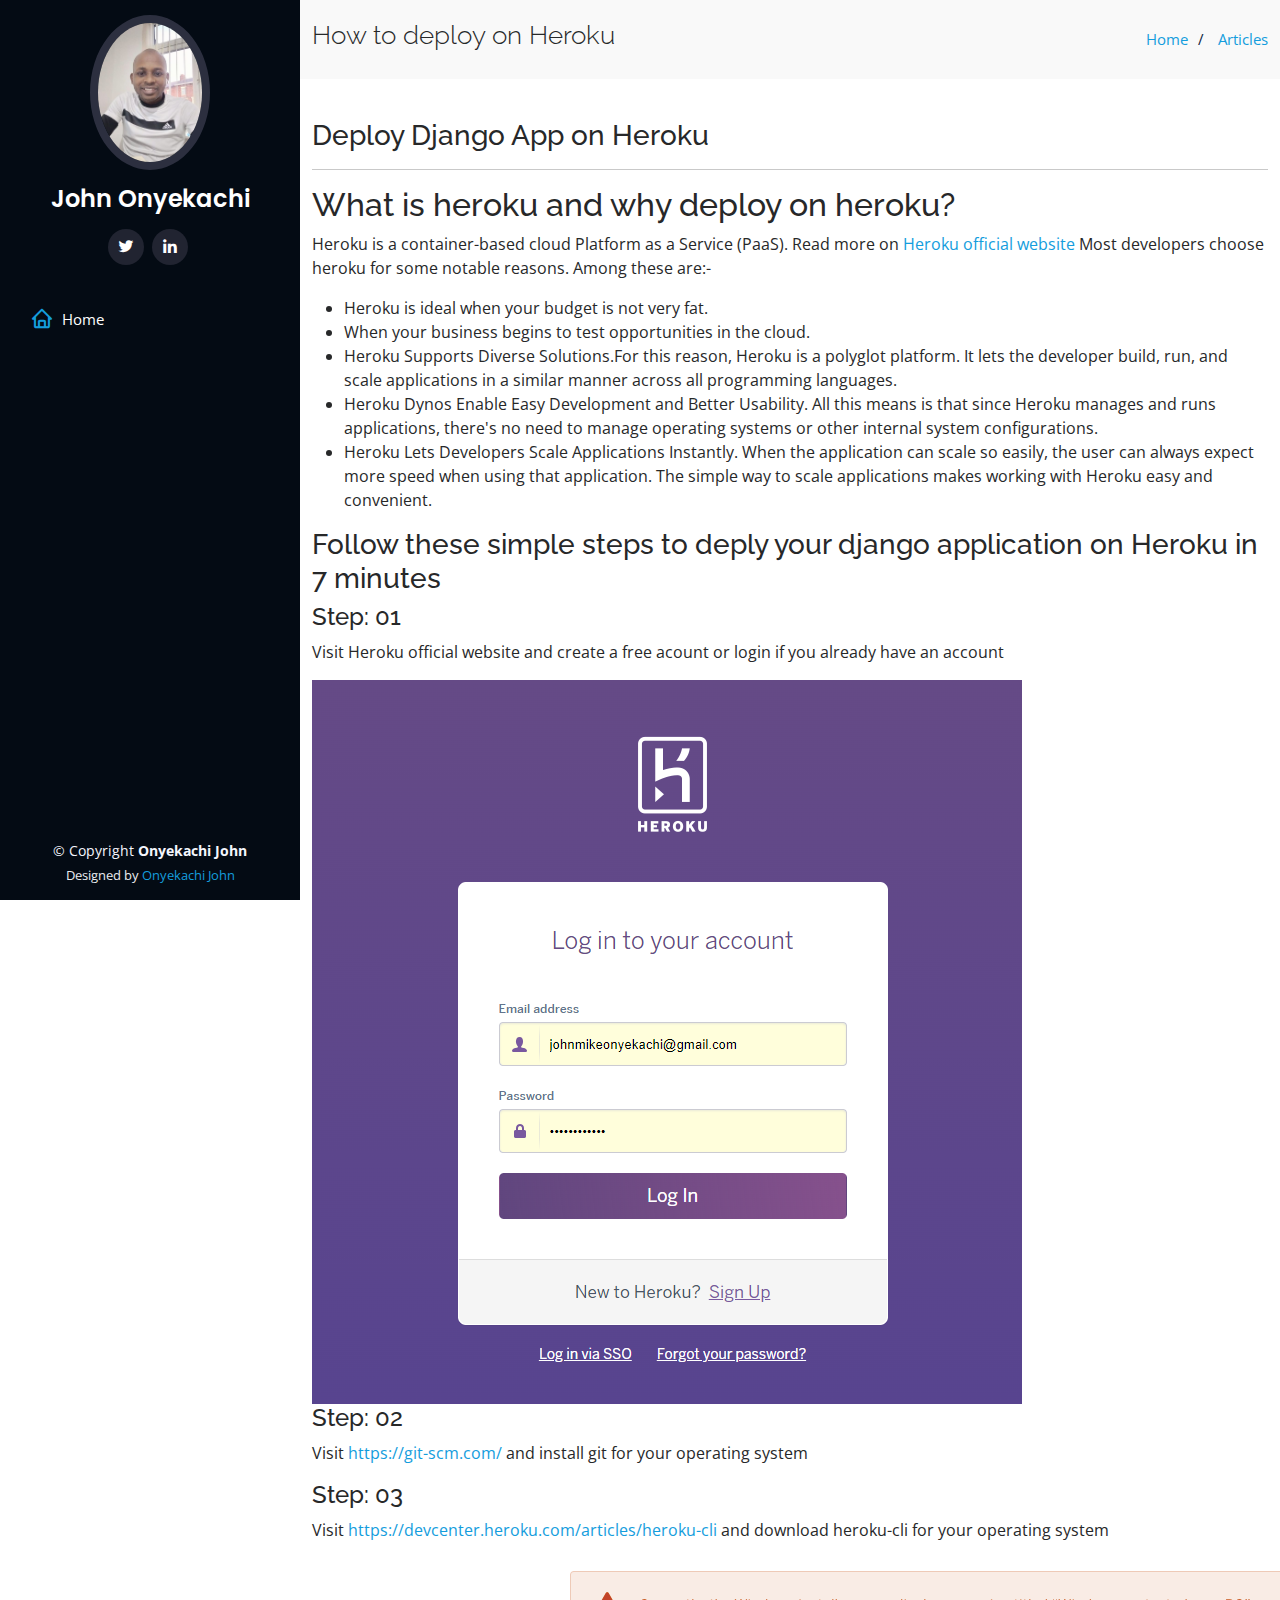
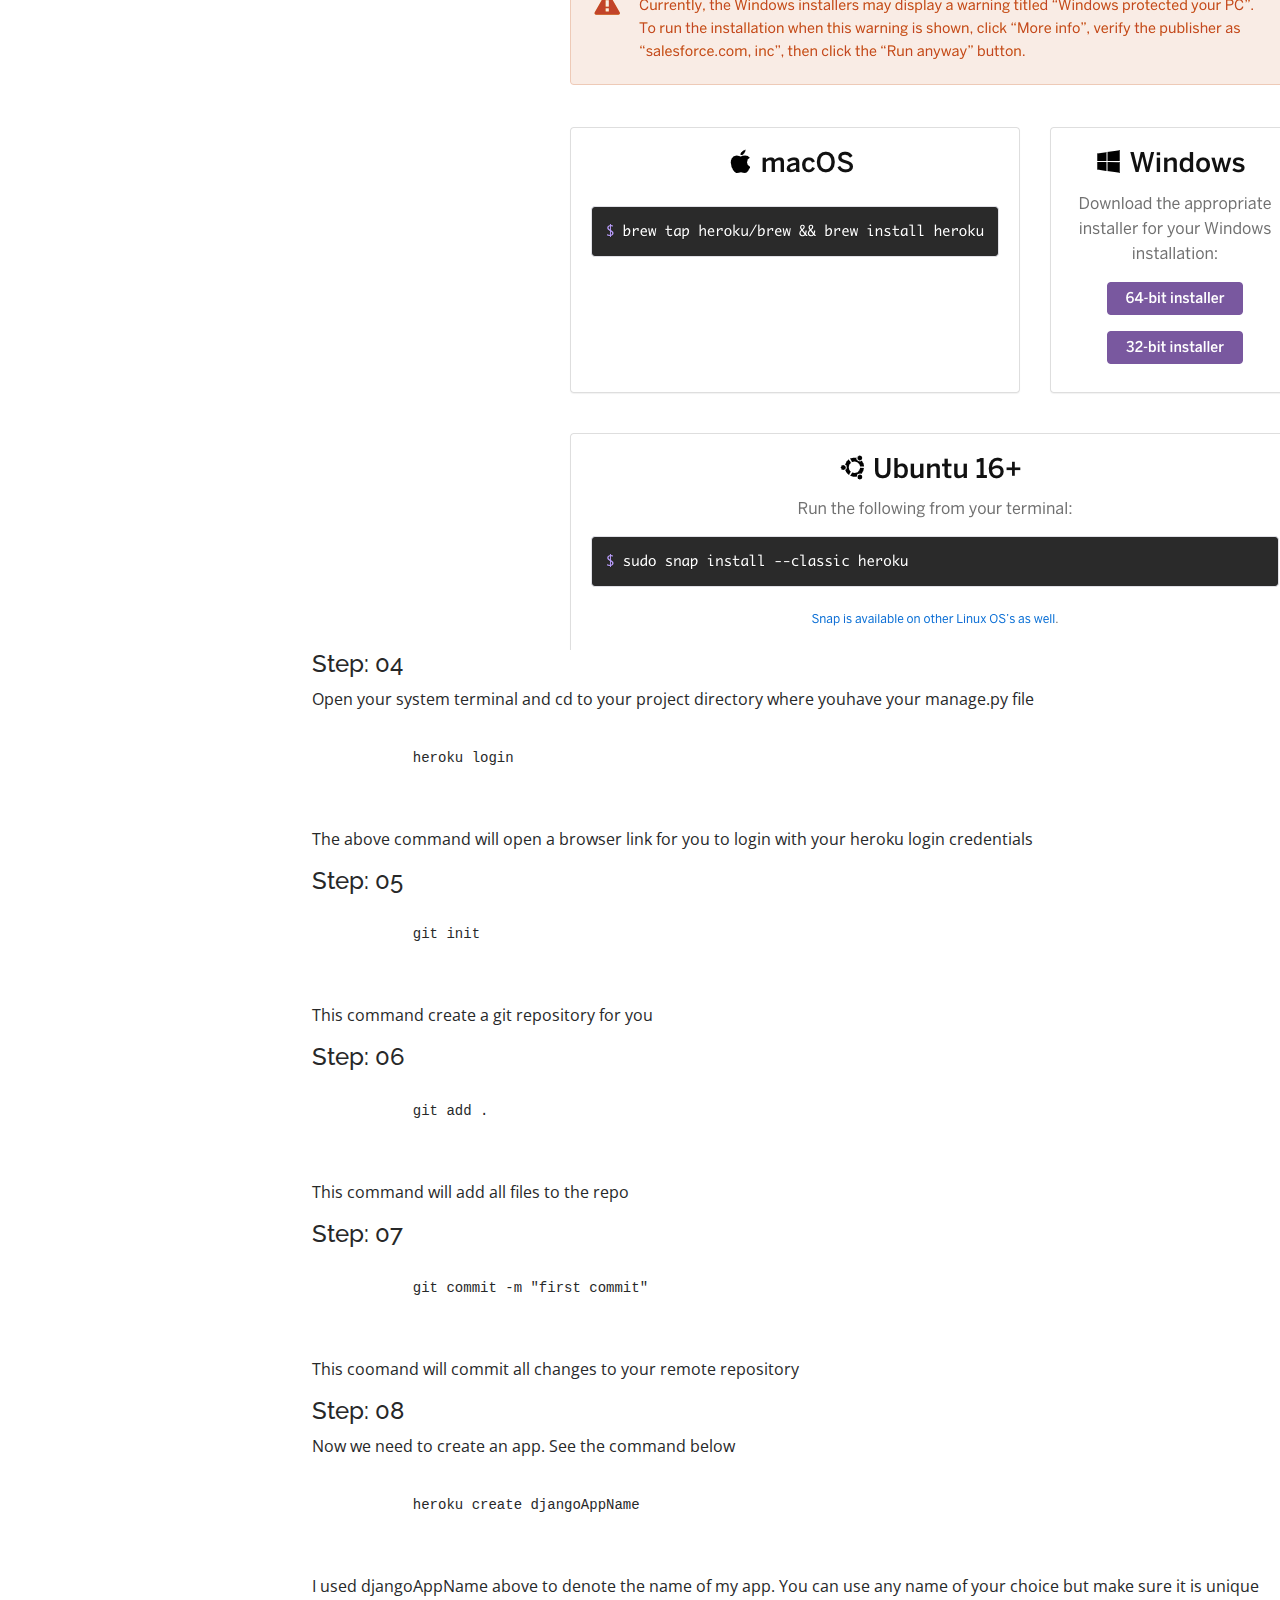
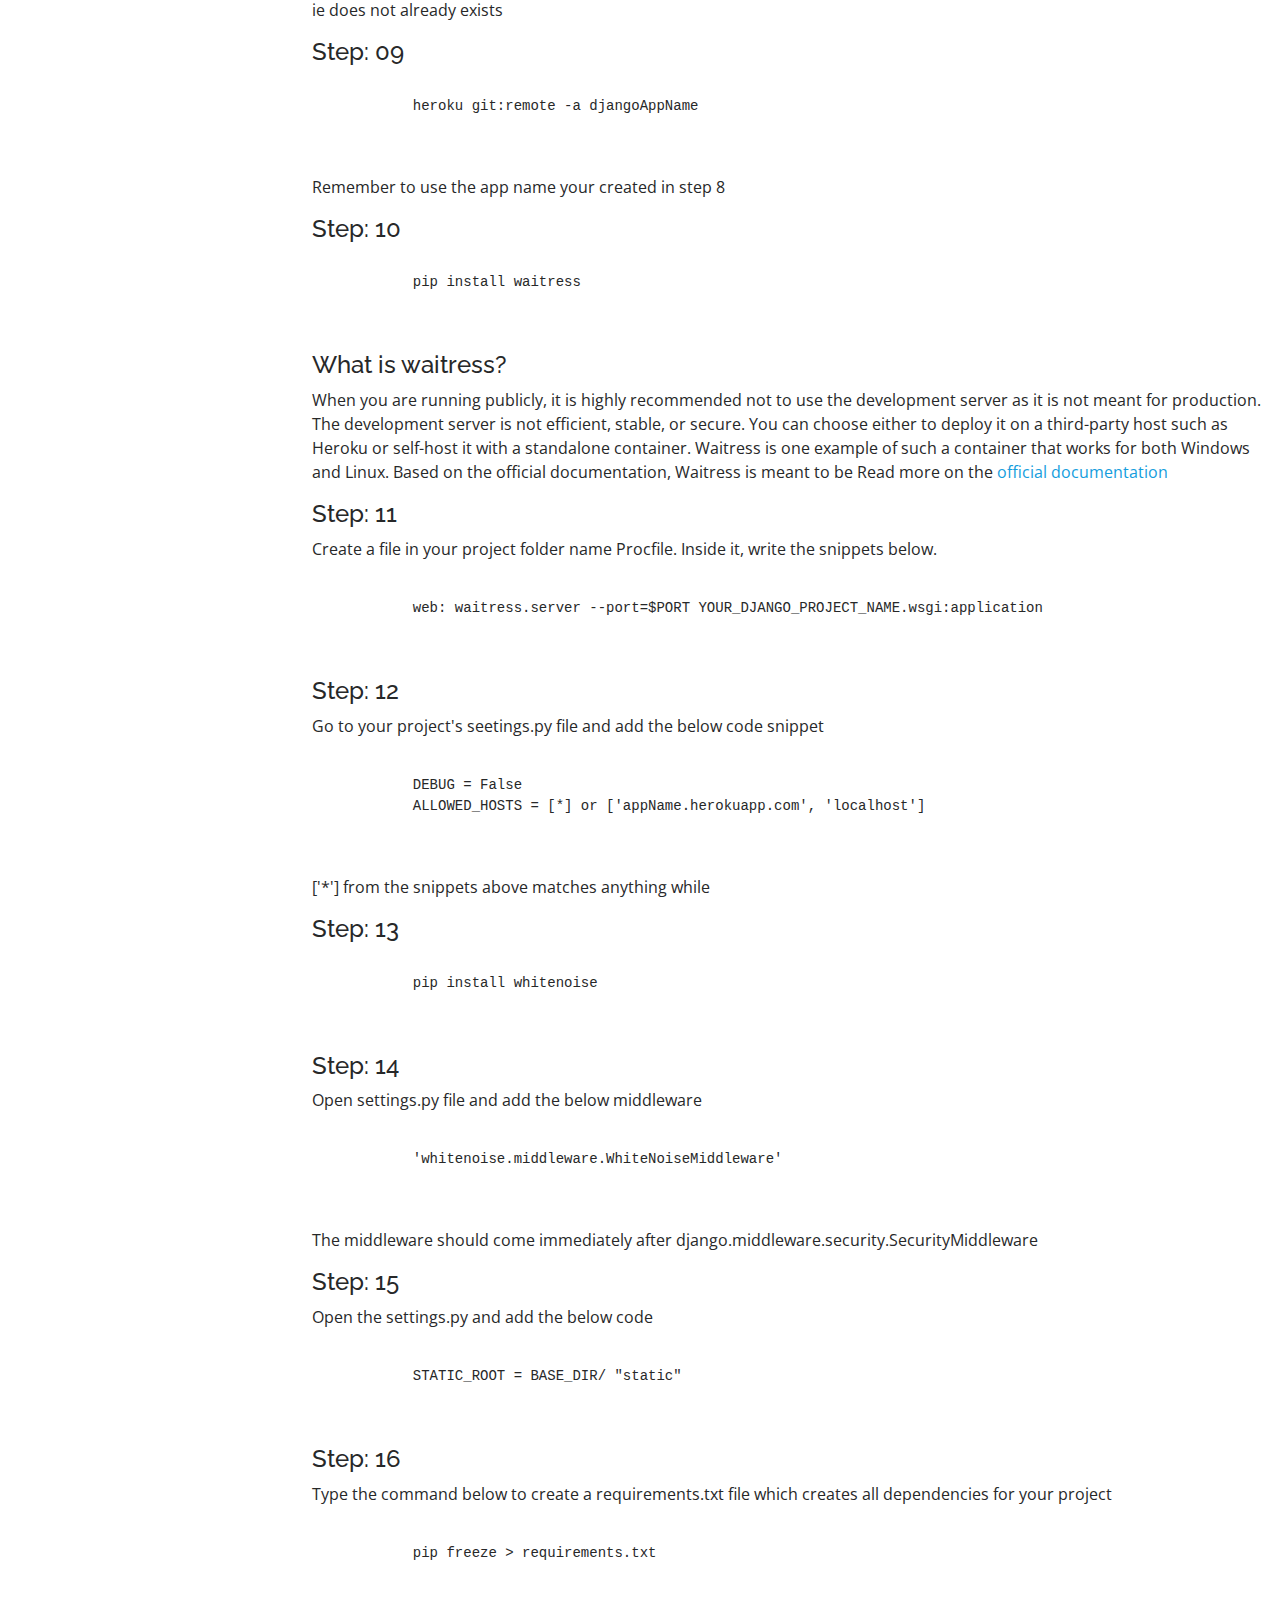
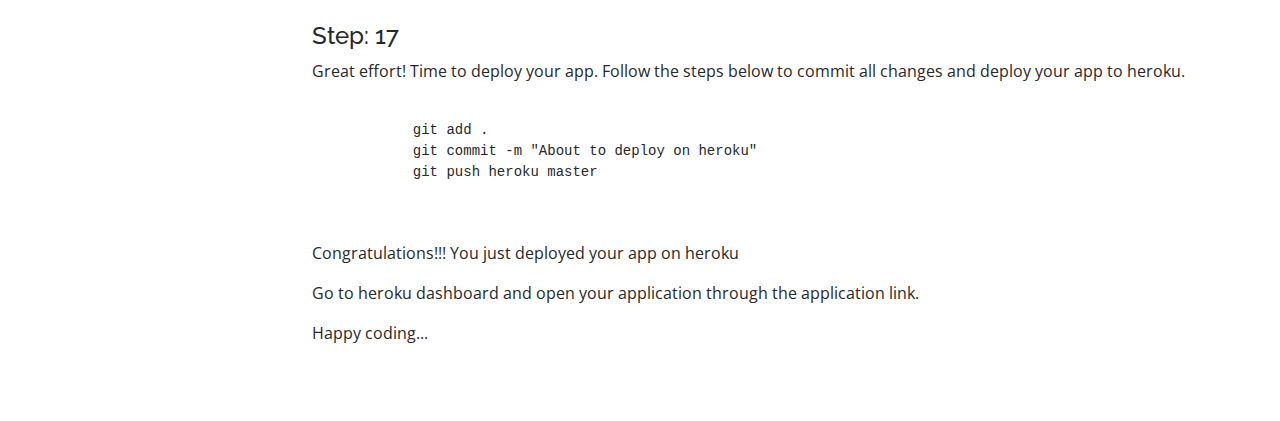
<file: automationandyou.html>
<!DOCTYPE html>
<html lang="en">

<head>
    <meta charset="utf-8">
    <meta content="width=device-width, initial-scale=1.0" name="viewport">

    <title>How to deploy on Heroku</title>
    <meta content="" name="description">
    <meta content="" name="keywords">

    <!-- Favicons -->
    <!--<link href="assets/img/favicon.png" rel="icon">
    <link href="assets/img/apple-touch-icon.png" rel="apple-touch-icon">-->

    <!-- Google Fonts -->
    <link href="https://fonts.googleapis.com/css?family=Open+Sans:300,300i,400,400i,600,600i,700,700i|Raleway:300,300i,400,400i,500,500i,600,600i,700,700i|Poppins:300,300i,400,400i,500,500i,600,600i,700,700i" rel="stylesheet">

    <!-- Vendor CSS Files -->
    <link href="assets/vendor/aos/aos.css" rel="stylesheet">
    <link href="assets/vendor/bootstrap/css/bootstrap.min.css" rel="stylesheet">
    <link href="assets/vendor/bootstrap-icons/bootstrap-icons.css" rel="stylesheet">
    <link href="assets/vendor/boxicons/css/boxicons.min.css" rel="stylesheet">
    <link href="assets/vendor/glightbox/css/glightbox.min.css" rel="stylesheet">
    <link href="assets/vendor/swiper/swiper-bundle.min.css" rel="stylesheet">

    <!-- Template Main CSS File -->
    <link href="assets/css/style.css" rel="stylesheet">

</head>

<body>

    <!-- ======= Mobile nav toggle button ======= -->
    <i class="bi bi-list mobile-nav-toggle d-xl-none"></i>

    <!-- ======= Header ======= -->
    <header id="header">
        <div class="d-flex flex-column">

            <div class="profile">
                <img src="assets/img/profile-img.jpg" alt="" class="img-fluid rounded-circle">
                <h1 class="text-light"><a href="index.html">John Onyekachi</a></h1>
                <div class="social-links mt-3 text-center">
                    <a href="https://twitter.com/ojcool247" class="twitter" target="_blank"><i class="bx bxl-twitter"></i></a>
                    <!--  <a href="#" class="facebook"><i class="bx bxl-facebook"></i></a>
                      <a href="#" class="instagram"><i class="bx bxl-instagram"></i></a>
                      <a href="#" class="google-plus"><i class="bx bxl-skype"></i></a>-->
                    <a href="https://www.linkedin.com/in/ojcool/" class="linkedin"><i class="bx bxl-linkedin"></i></a>
                </div>
            </div>

            <nav id="navbar" class="nav-menu navbar">
                <ul>
                    <li><a href="index.html" class="nav-link scrollto active"><i class="bx bx-home"></i> <span>Home</span></a></li>
                </ul>
            </nav><!-- .nav-menu -->
        </div>
    </header><!-- End Header -->

    <main id="main">

        <!-- ======= Breadcrumbs ======= -->
        <section id="breadcrumbs" class="breadcrumbs">
            <div class="container">

                <div class="d-flex justify-content-between align-items-center">
                    <h2>How to deploy on Heroku</h2>
                    <ol>
                        <li><a href="index.html">Home</a></li>
                        <li> <a href="articles.html">Articles</a></li>
                    </ol>
                </div>

            </div>
        </section><!-- End Breadcrumbs -->
        <!-- ======= Portfolio Details Section ======= -->
        <section id="portfolio-details" class="portfolio-details">
            <div class="container">

                <div class="row gy-4">

                    <main>
                       <!-- <div class="header">
                            <div class="top"><h1>Serveex</h1> <p>
                                <a href="">Heroku</a><a href="">Django</a><a href="">Deployment</a></p></div>
                        </div>-->
                        <div>
                            <h3>Deploy Django App on Heroku</h3>
                            <hr>
                            <div class="reduced">
                            </div>
                            <h2>What is heroku and why deploy on heroku?</h2>
                            <p>
                                Heroku is a container-based cloud Platform as a Service (PaaS). Read more on <a href="https://www.heroku.com/about">Heroku official website </a>
                                Most developers choose heroku for some notable reasons. Among these are:-
                            </p>
                            <ul>
                                <li>Heroku is ideal when your budget is not very fat.</li>
                                <li> When your business begins to test opportunities in the cloud.</li>
                                <li>
                                    Heroku Supports Diverse Solutions.For this reason, Heroku is a polyglot platform. It lets the developer build,
                                    run, and scale applications in a similar manner across all programming languages.
                                </li>
                                <li>
                                    Heroku Dynos Enable Easy Development and Better Usability.
                                    All this means is that since Heroku manages and runs applications, there's no need to manage operating
                                    systems or other internal system configurations.
                                </li>
                                <li>
                                    Heroku Lets Developers Scale Applications Instantly. When the application can scale so
                                    easily, the user can always expect more speed when using that application.

                                    The simple way to scale applications makes working with Heroku easy and convenient.
                                </li>
                            </ul>

                            <h3>Follow these simple steps to deply your django application on Heroku in 7 minutes</h3>
                            <h4>Step: 01</h4>

                            <div>

                                <p>Visit Heroku official website and create a free acount or login if you already have an account</p>
                                <img src="assets/img/heroku.png" alt="heroku">
                            </div>

                            <h4>Step: 02</h4>
                            <p>Visit <a href="https://git-scm.com/">https://git-scm.com/</a> and install git for your operating system</p>

                            <div class="three">
                                <h4>Step: 03</h4>
                                <p>Visit <a href="https://devcenter.heroku.com/articles/heroku-cli">https://devcenter.heroku.com/articles/heroku-cli</a> and download heroku-cli for your operating system</p>
                                <img src="assets/img/heroku-cli.png" alt="heroku-cli">
                            </div>

                            <div class="four">
                                <h4>Step: 04</h4>
                                <p>Open your system terminal and cd to your project directory where youhave your manage.py file</p>
                                <pre>
                                <code>
            heroku login
        </code>
    </pre>
                                <p>The above command will open a browser link for you to login with your heroku login credentials</p>

                            </div>

                            <div class="five">
                                <h4>Step: 05</h4>
                                <pre>
                                <code>
            git init
        </code>
    </pre>
                                <p>This command create a git repository for you </p>
                            </div>

                            <div class="six">
                                <h4>Step: 06</h4>
                                <pre>
                                <code>
            git add .
        </code>
    </pre>
                                <p>This command will add all files to the repo</p>
                            </div>

                            <div class="seven">
                                <h4>Step: 07</h4>
                                <pre>
                                <code>
            git commit -m "first commit"
        </code>
    </pre>
                                <p>This coomand will commit all changes to your remote repository</p>
                            </div>

                            <div class="eight">
                                <h4>Step: 08</h4>
                                <p>Now we need to create an app. See the command below</p>
                                <pre>
                                <code>
            heroku create djangoAppName
        </code>
    </pre>
                                <p>I used djangoAppName above to denote the name of my app. You can use any name of your choice but make sure it is unique ie does not already exists</p>
                            </div>

                            <div class="nine">
                                <h4>Step: 09</h4>
                                <pre>
                                <code>
            heroku git:remote -a djangoAppName
        </code>
    </pre>
                                <p>Remember to use the app name your created in step 8 </p>
                            </div>

                            <div class="ten">
                                <h4>Step: 10</h4>
                                <pre>
                                <code>
            pip install waitress
        </code>
    </pre>
                                <h4>What is waitress?</h4>
                                <p>
                                    When you are running publicly, it is highly recommended not to use the development server as it is not meant for production.
                                    The development server is not efficient, stable, or secure.
                                    You can choose either to deploy it on a third-party host such as Heroku or self-host it with a standalone container.
                                    Waitress is one example of such a container that works for both Windows and Linux.
                                    Based on the official documentation, Waitress is meant to be
                                    Read more on the <a href="https://docs.pylonsproject.org/projects/waitress/en/latest/">official documentation</a>
                                </p>
                            </div>

                            <div class="eleven">
                                <h4>Step: 11</h4>
                                <p>Create a file in your project folder name Procfile. Inside it, write the snippets below.</p>
                                <pre>
                                <code>
            web: waitress.server --port=$PORT YOUR_DJANGO_PROJECT_NAME.wsgi:application
        </code>
    </pre>
                            </div>

                            <div class="twelve">
                                <h4>Step: 12</h4>
                                <p>Go to your project's seetings.py file and add the below code snippet</p>
                                <pre>
                                <code>
            DEBUG = False
            ALLOWED_HOSTS = [*] or ['appName.herokuapp.com', 'localhost']
        </code>
    </pre>
                                <p>['*']  from the snippets above matches anything while </p>
                            </div>

                            <div class="thirteen">
                                <h4>Step: 13</h4>
                                <pre>
                                <code>
            pip install whitenoise
        </code>
    </pre>
                            </div>

                            <div class="fourteen">
                                <h4>Step: 14</h4>
                                <p>Open settings.py file and add the below middleware </p>
                                <pre>
                                <code>
            'whitenoise.middleware.WhiteNoiseMiddleware'
        </code>
    </pre>

                                <p>The middleware should come immediately after django.middleware.security.SecurityMiddleware</p>
                            </div>

                            <div class="15">
                                <h4>Step: 15</h4>
                                <p>Open the settings.py and add the below code</p>
                                <pre>
                                <code>
            STATIC_ROOT = BASE_DIR/ "static"
        </code>
    </pre>
                            </div>


                            <div class="sixteen">
                                <h4>Step: 16</h4>
                                <p>Type the command below to create a requirements.txt file which creates all dependencies for your project</p>

                                <pre>
                                <code>
            pip freeze > requirements.txt
        </code>
    </pre>
                            </div>

                            <div class="seventeen">
                                <h4>Step: 17</h4>
                                <p>Great effort! Time to deploy your app. Follow the steps below to commit all changes and deploy your app to heroku.</p>

                                <pre>
                                <code>
            git add .
            git commit -m "About to deploy on heroku"
            git push heroku master
        </code>
    </pre>
                            </div>

                            <p>Congratulations!!! You just deployed your app on heroku</p>
                            <p>Go to heroku dashboard and open your application through the application link.</p>

                            <p>Happy coding...</p>
                        </div>
                    </main>




                </div>

            </div>
        </section><!-- End Portfolio Details Section -->

    </main><!-- End #main -->
    <!-- ======= Footer ======= -->
    <footer id="footer">
        <div class="container">
            <div class="copyright">
                &copy; Copyright <strong><span>Onyekachi John</span></strong>
            </div>
            <div class="credits">

                Designed by <a href="https://johnom.netlify.app/">Onyekachi John</a>
            </div>
        </div>
    </footer><!-- End  Footer -->

    <a href="#" class="back-to-top d-flex align-items-center justify-content-center"><i class="bi bi-arrow-up-short"></i></a>

    <!-- Vendor JS Files -->
    <script src="assets/vendor/purecounter/purecounter.js"></script>
    <script src="assets/vendor/aos/aos.js"></script>
    <script src="assets/vendor/bootstrap/js/bootstrap.bundle.min.js"></script>
    <script src="assets/vendor/glightbox/js/glightbox.min.js"></script>
    <script src="assets/vendor/isotope-layout/isotope.pkgd.min.js"></script>
    <script src="assets/vendor/swiper/swiper-bundle.min.js"></script>
    <script src="assets/vendor/typed.js/typed.min.js"></script>
    <script src="assets/vendor/waypoints/noframework.waypoints.js"></script>
    <script src="assets/vendor/php-email-form/validate.js"></script>

    <!-- Template Main JS File -->
    <script src="assets/js/main.js"></script>

</body>

</html>
</file>
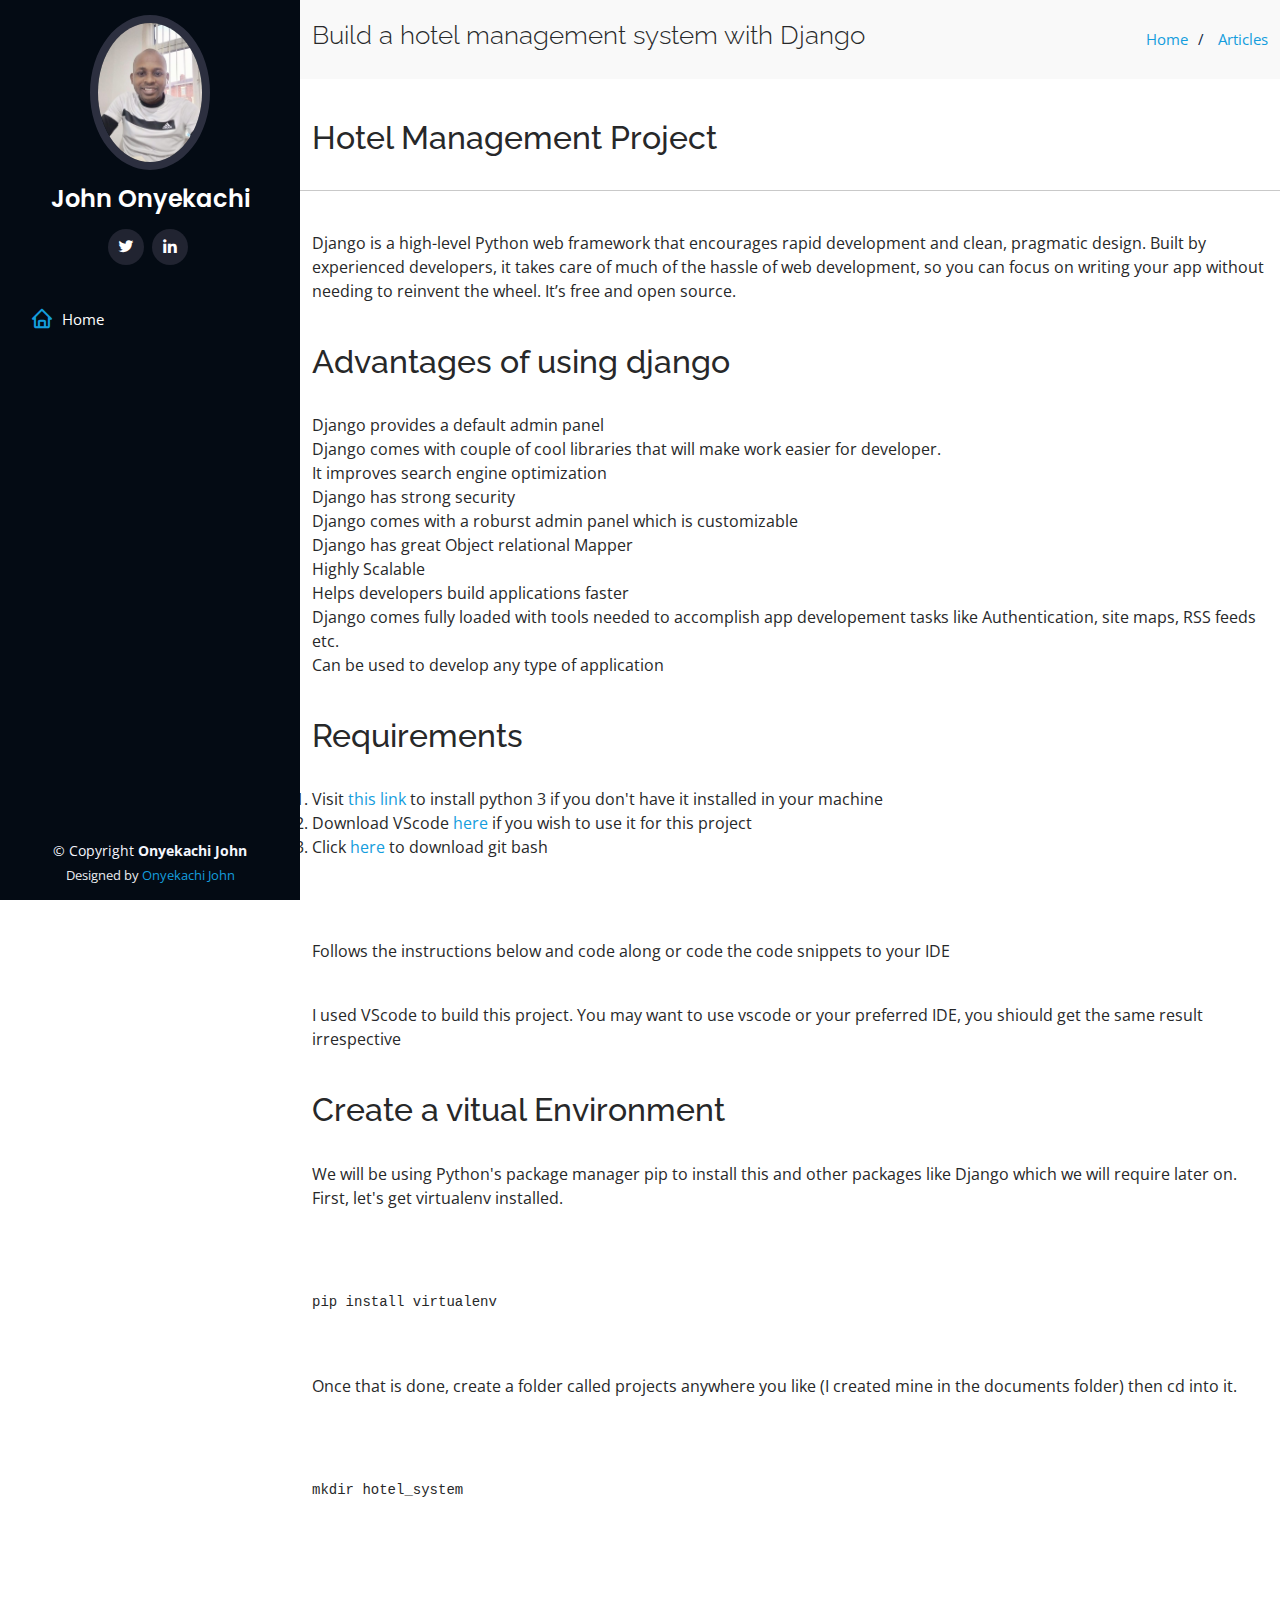
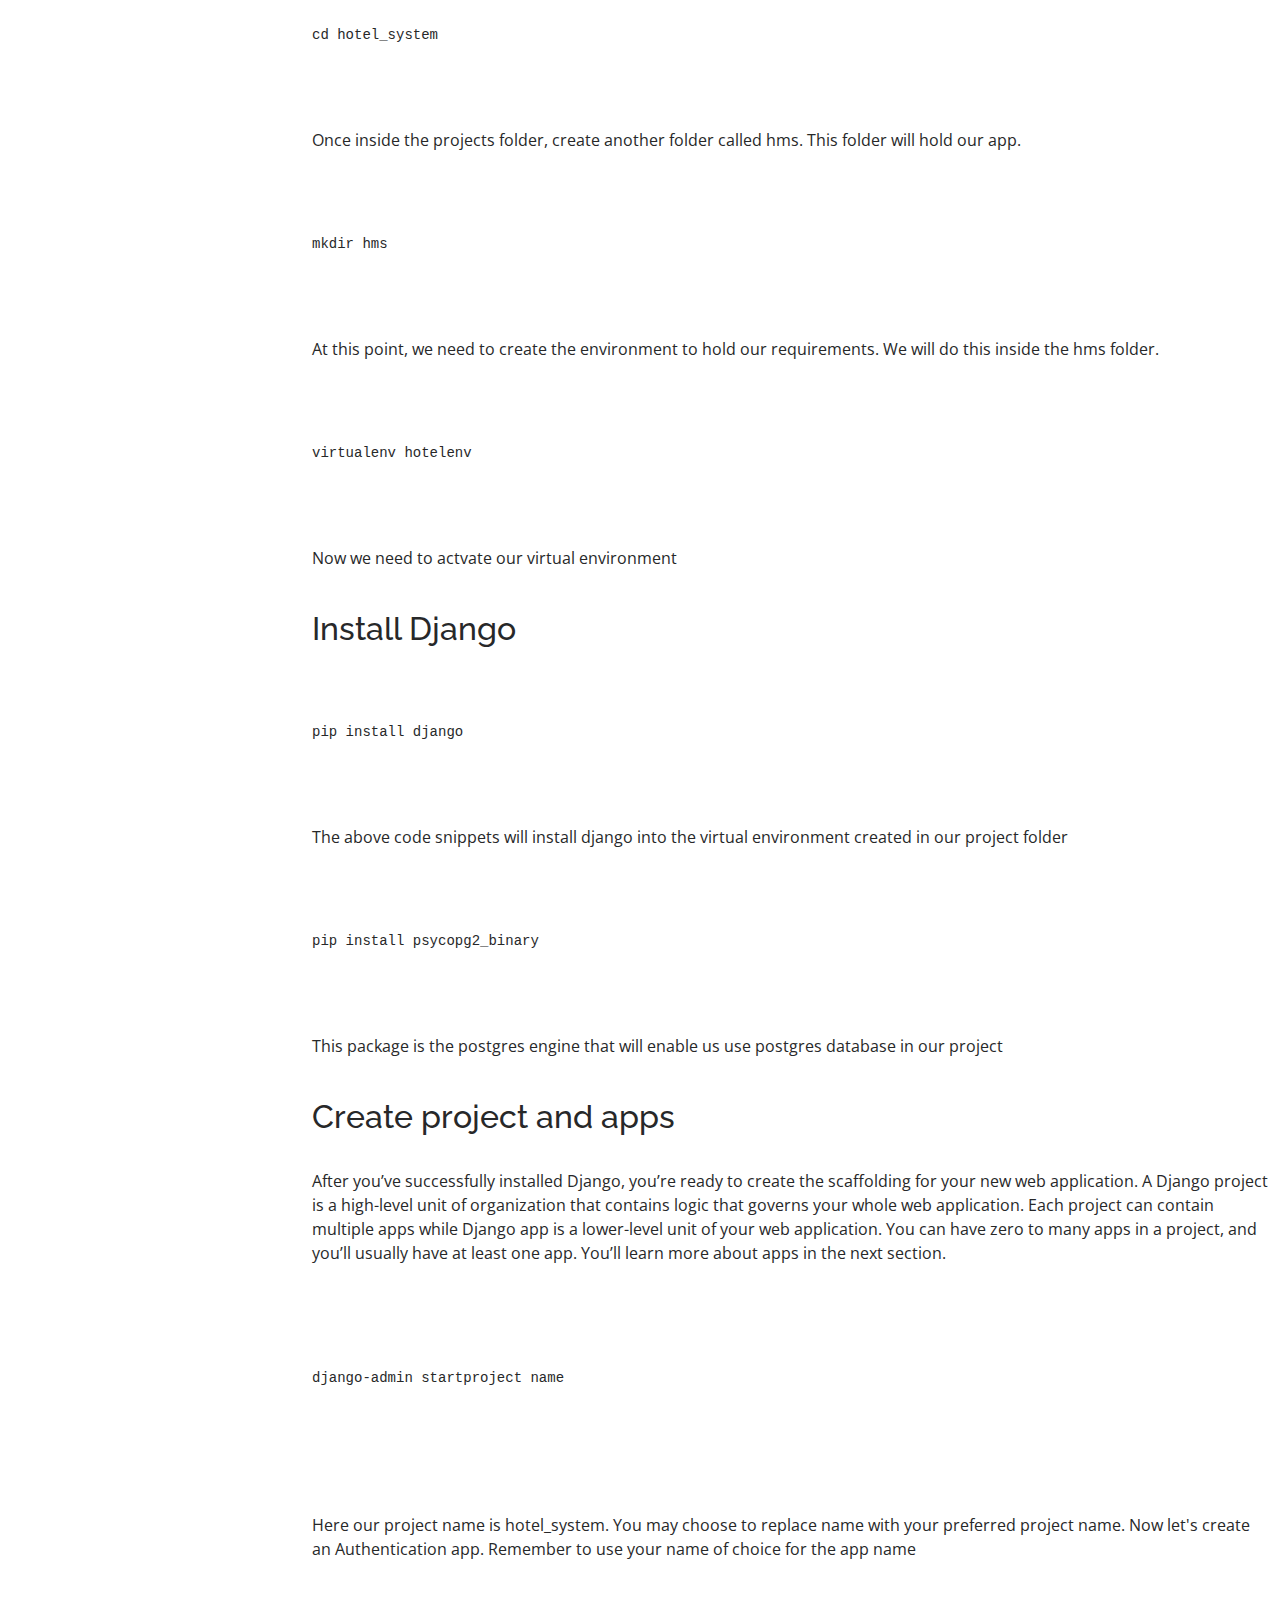
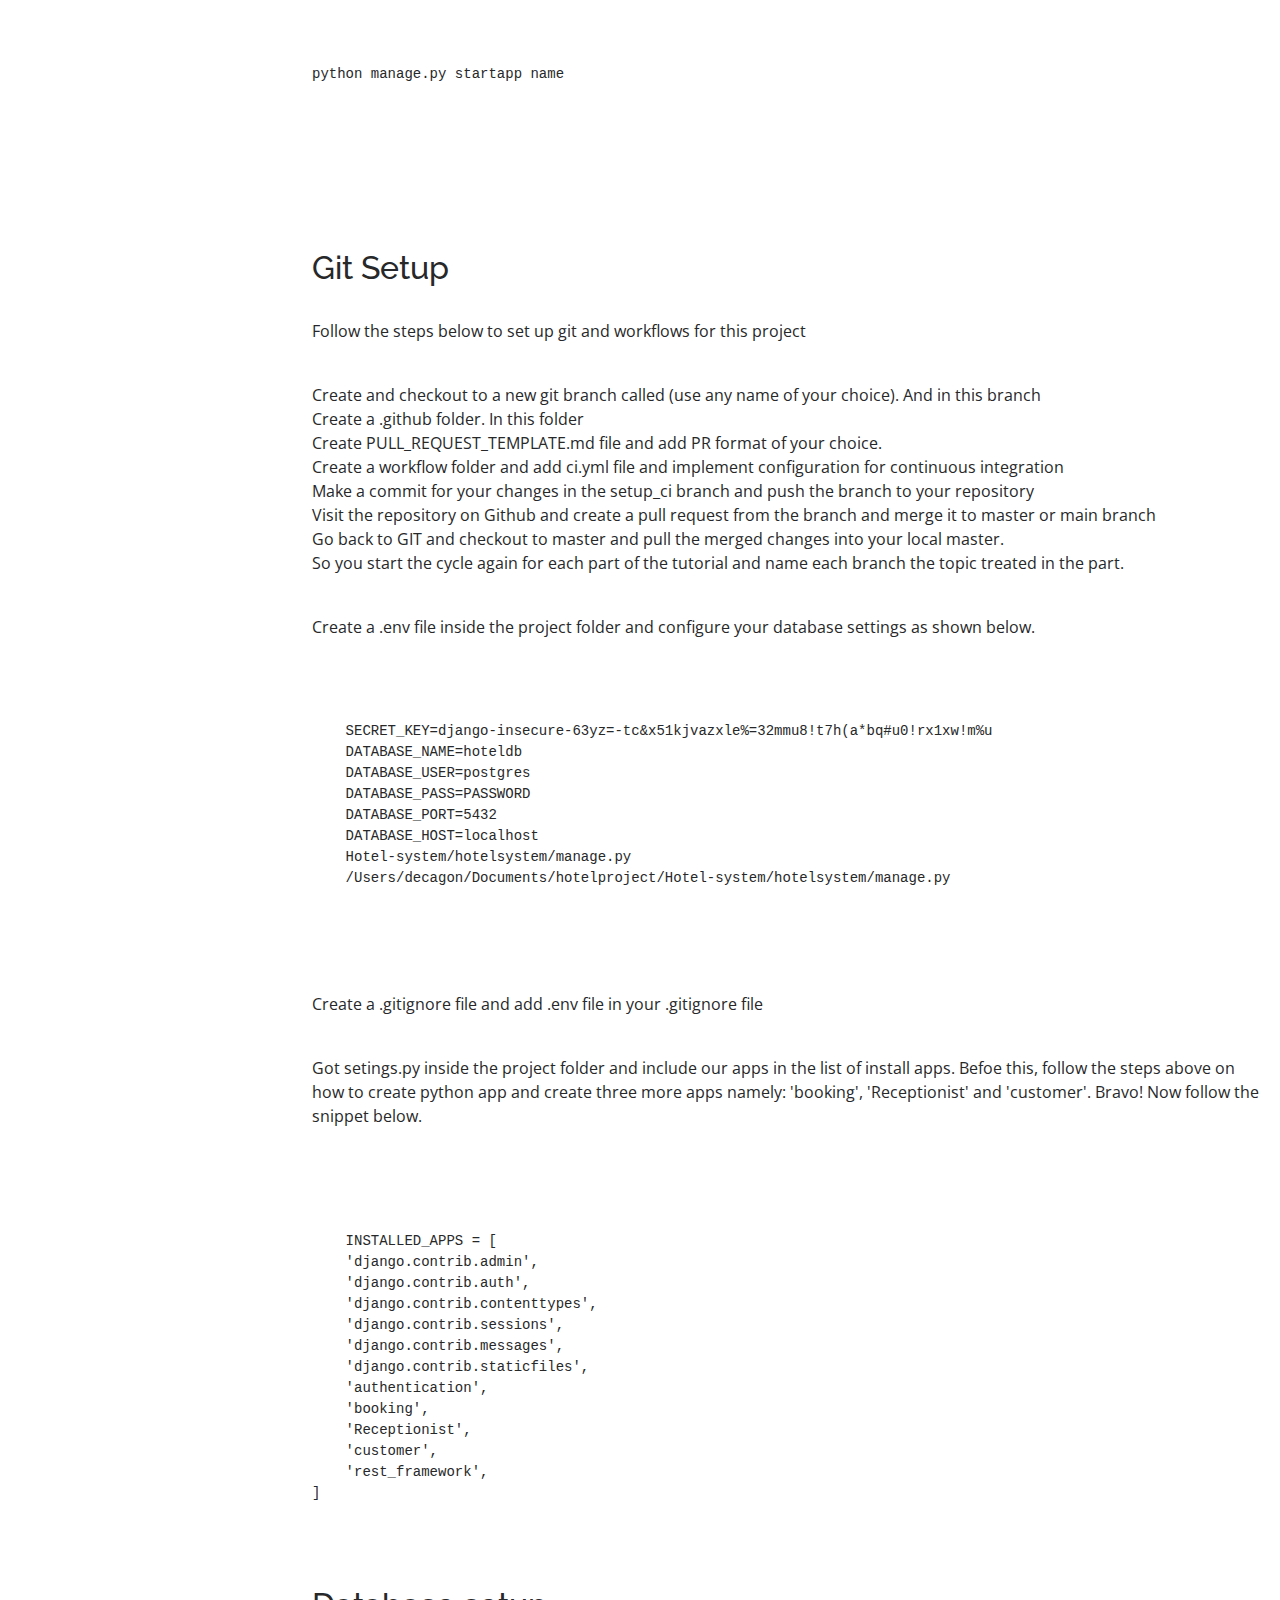
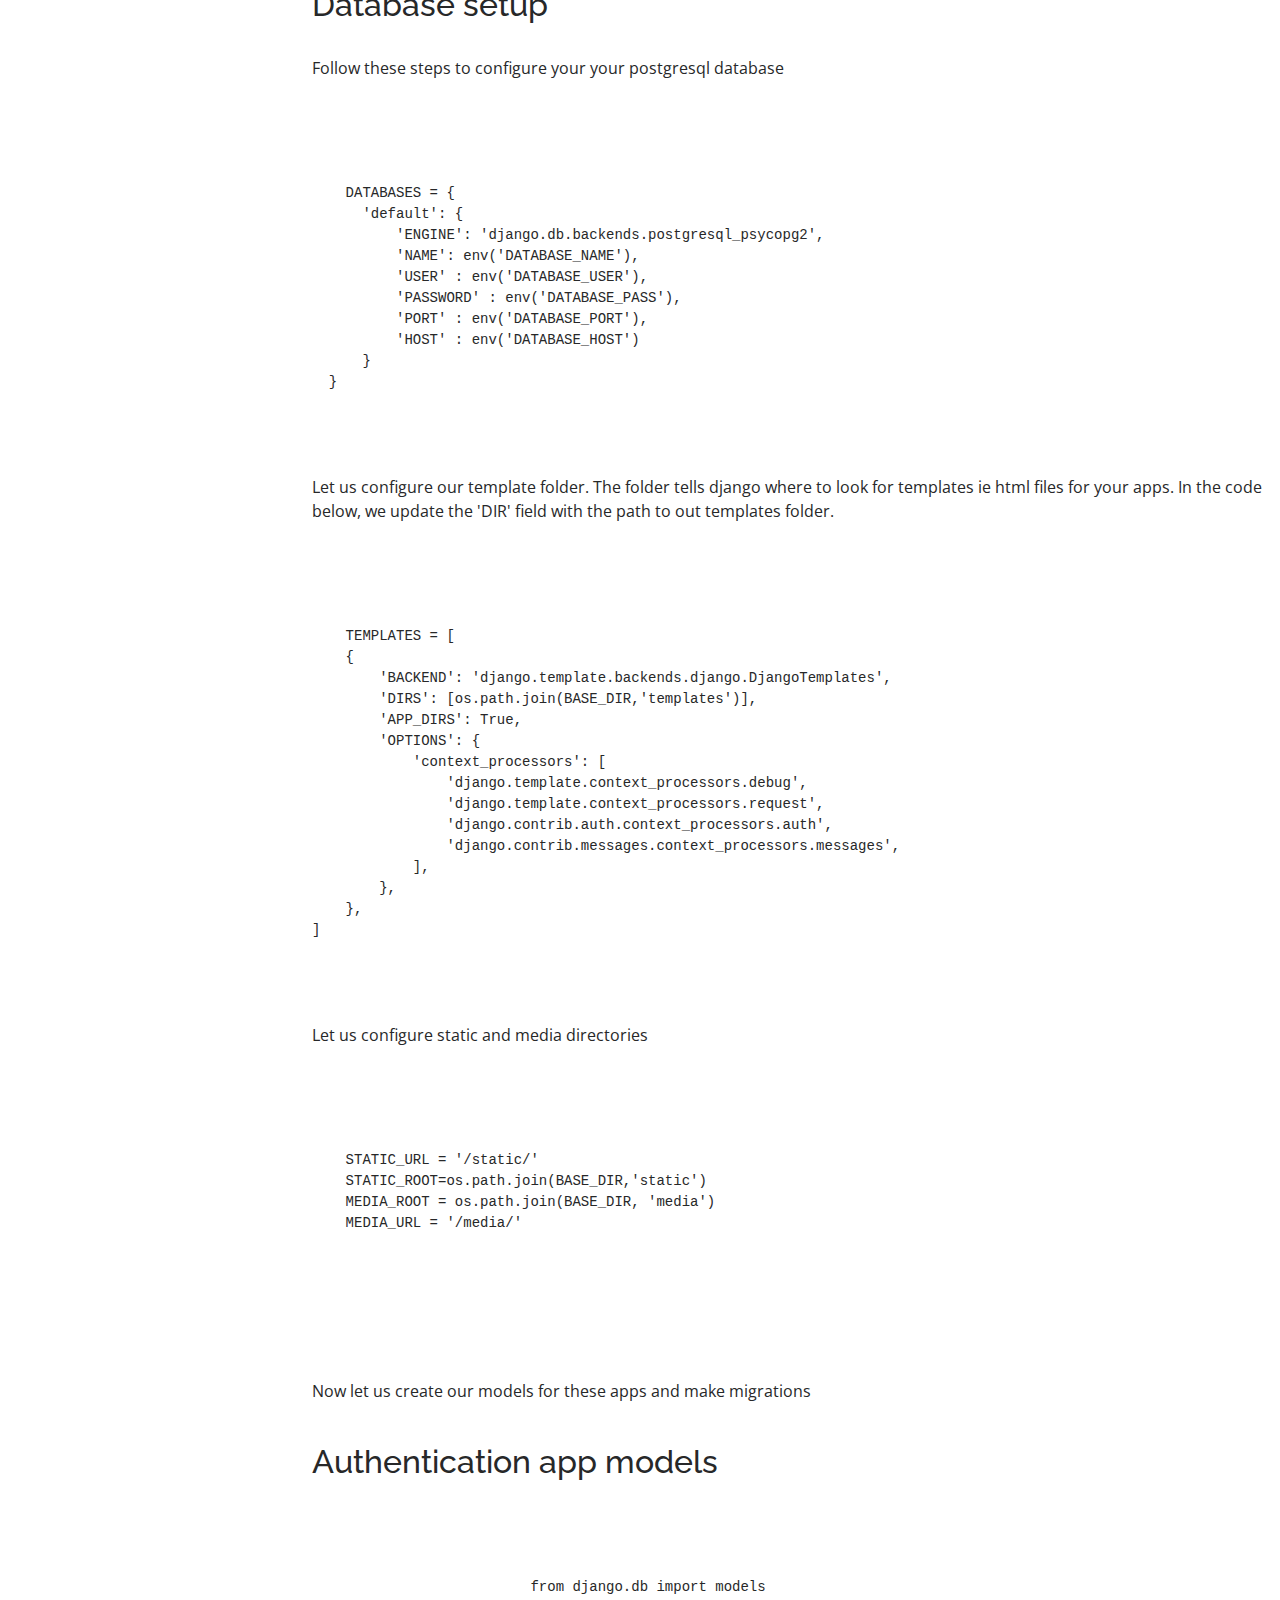
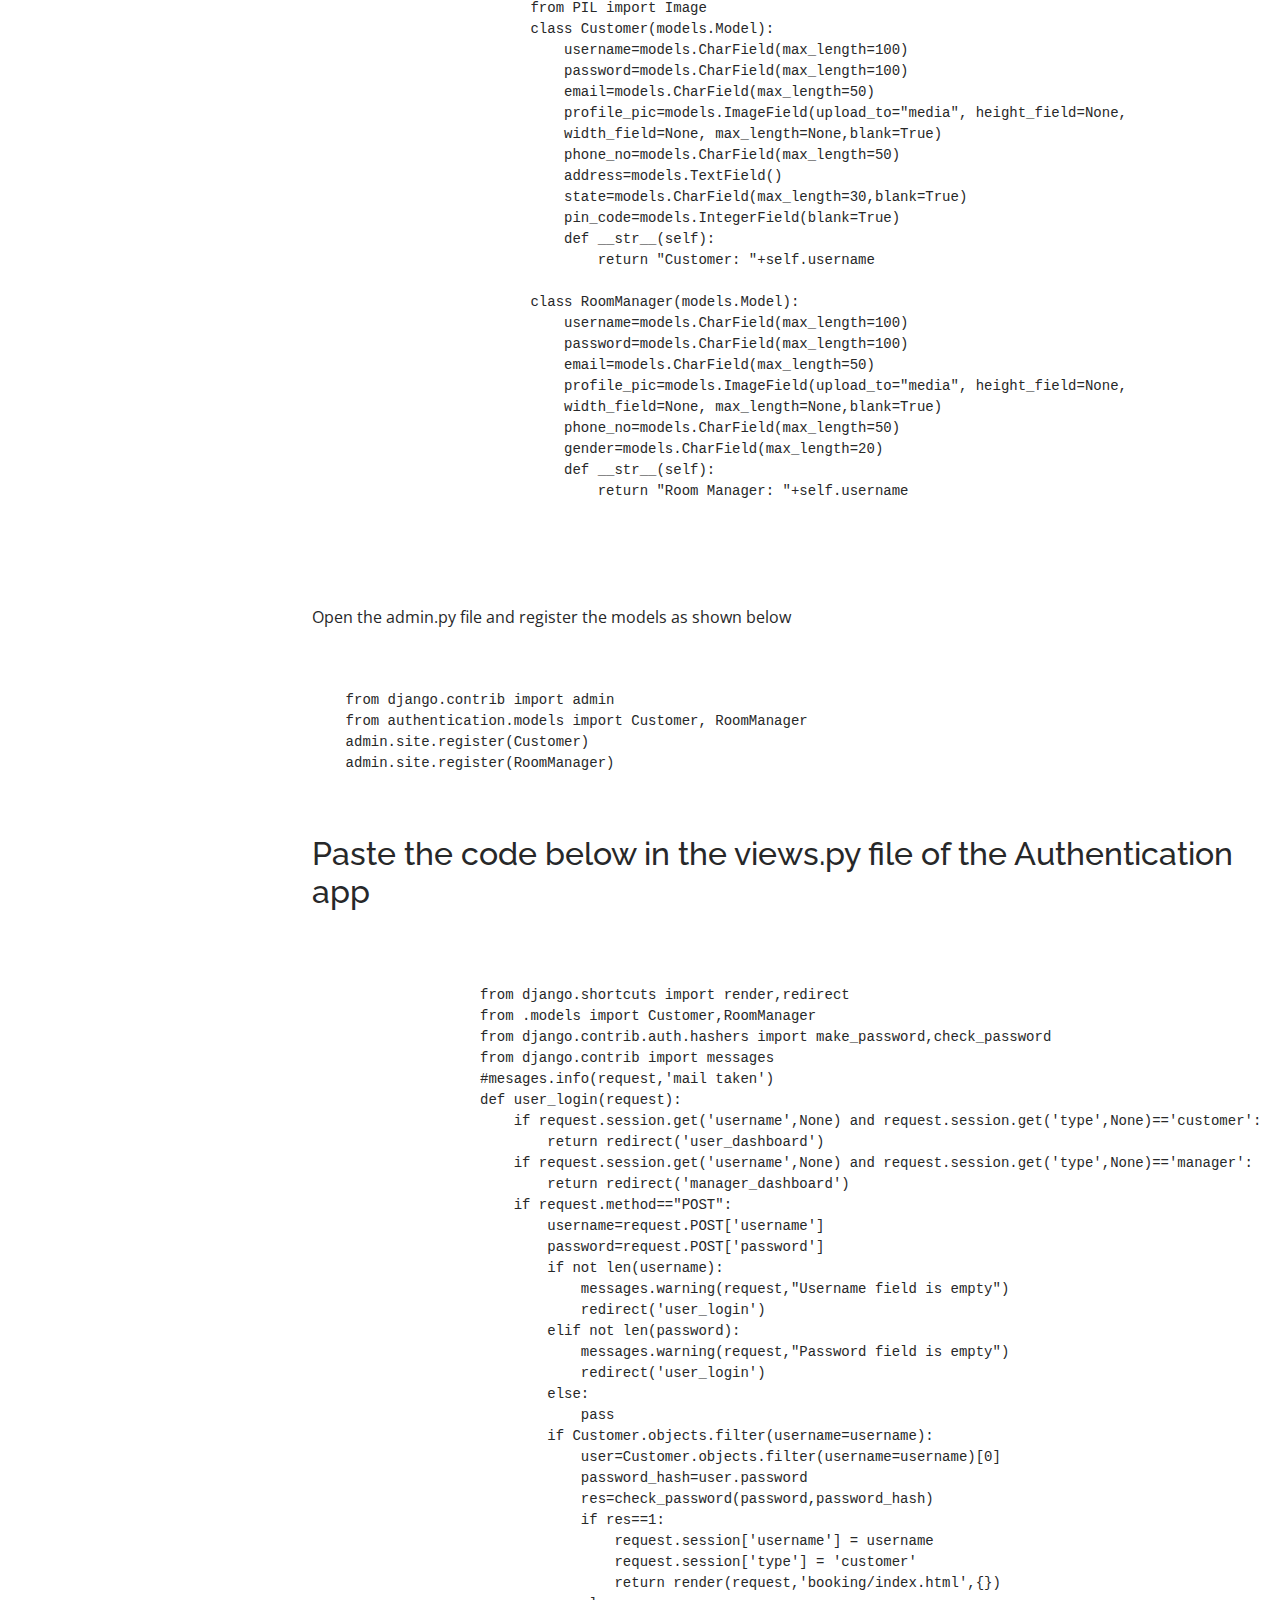
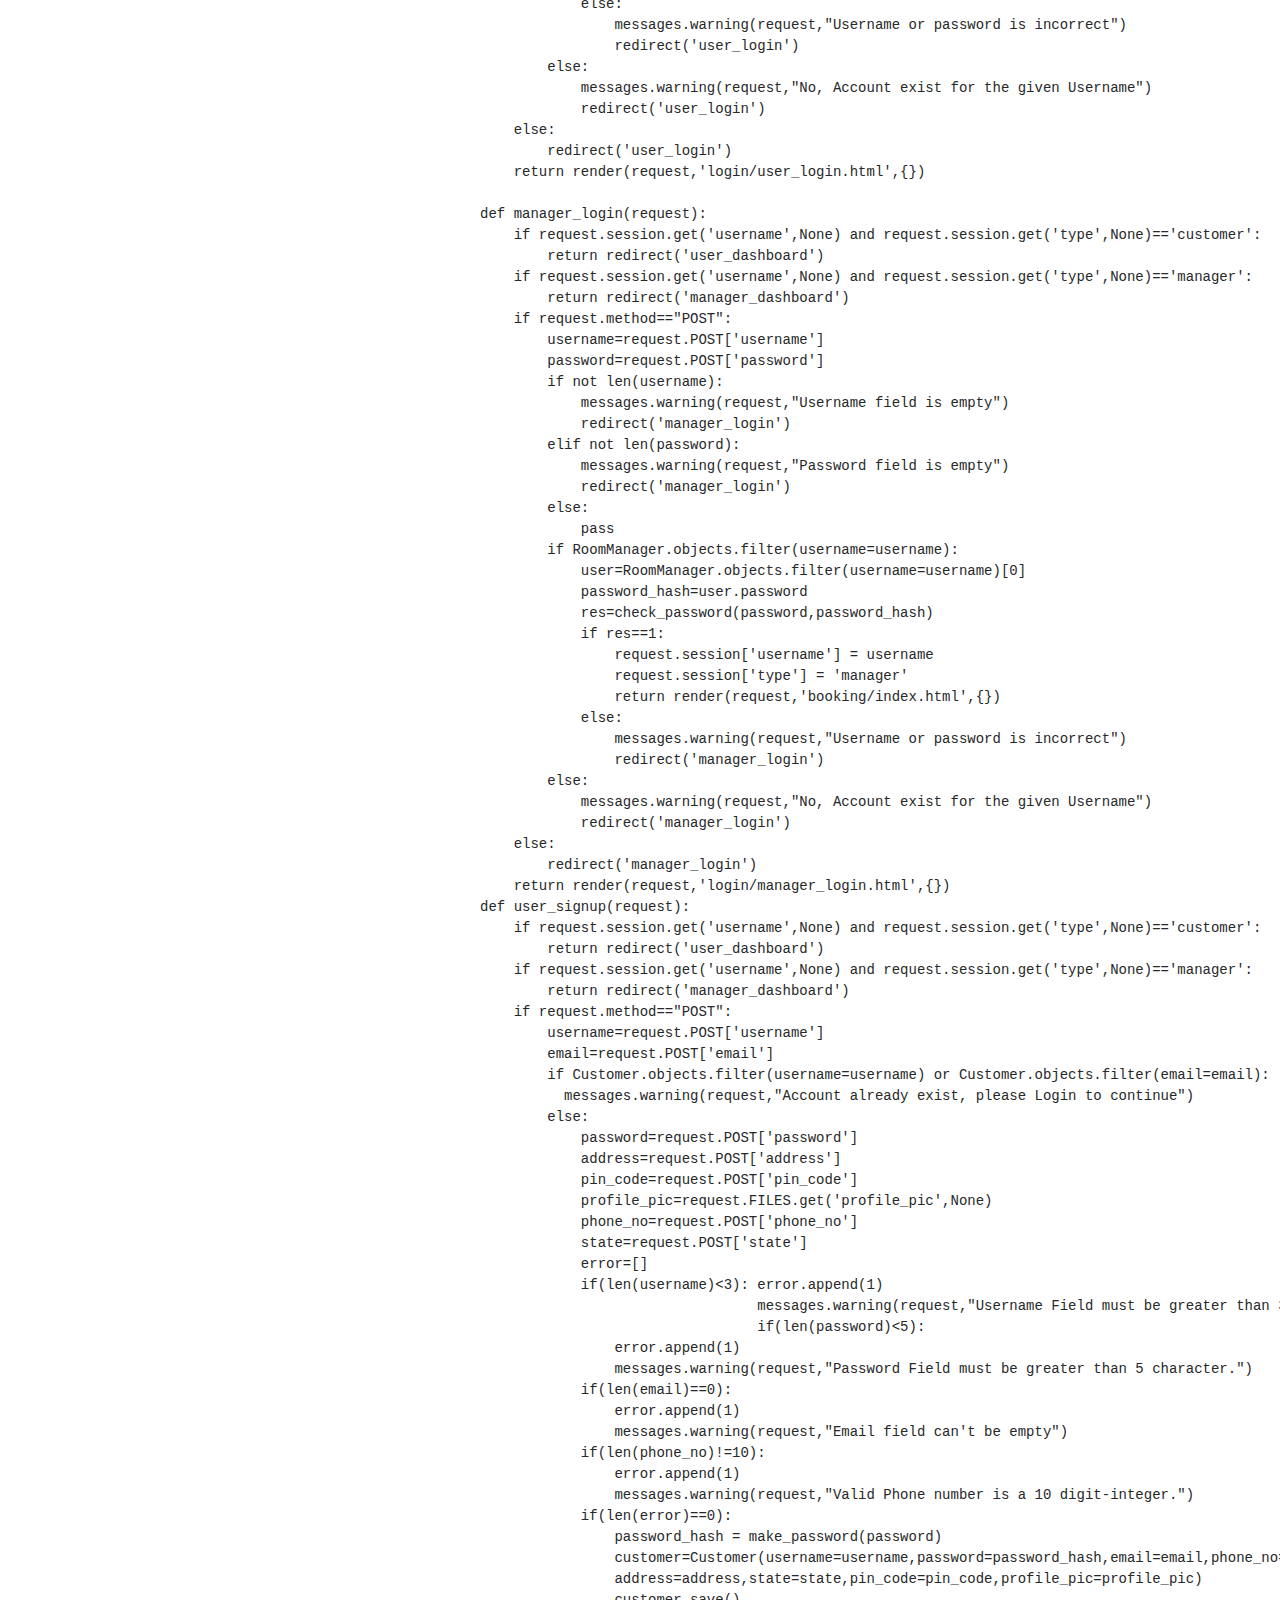
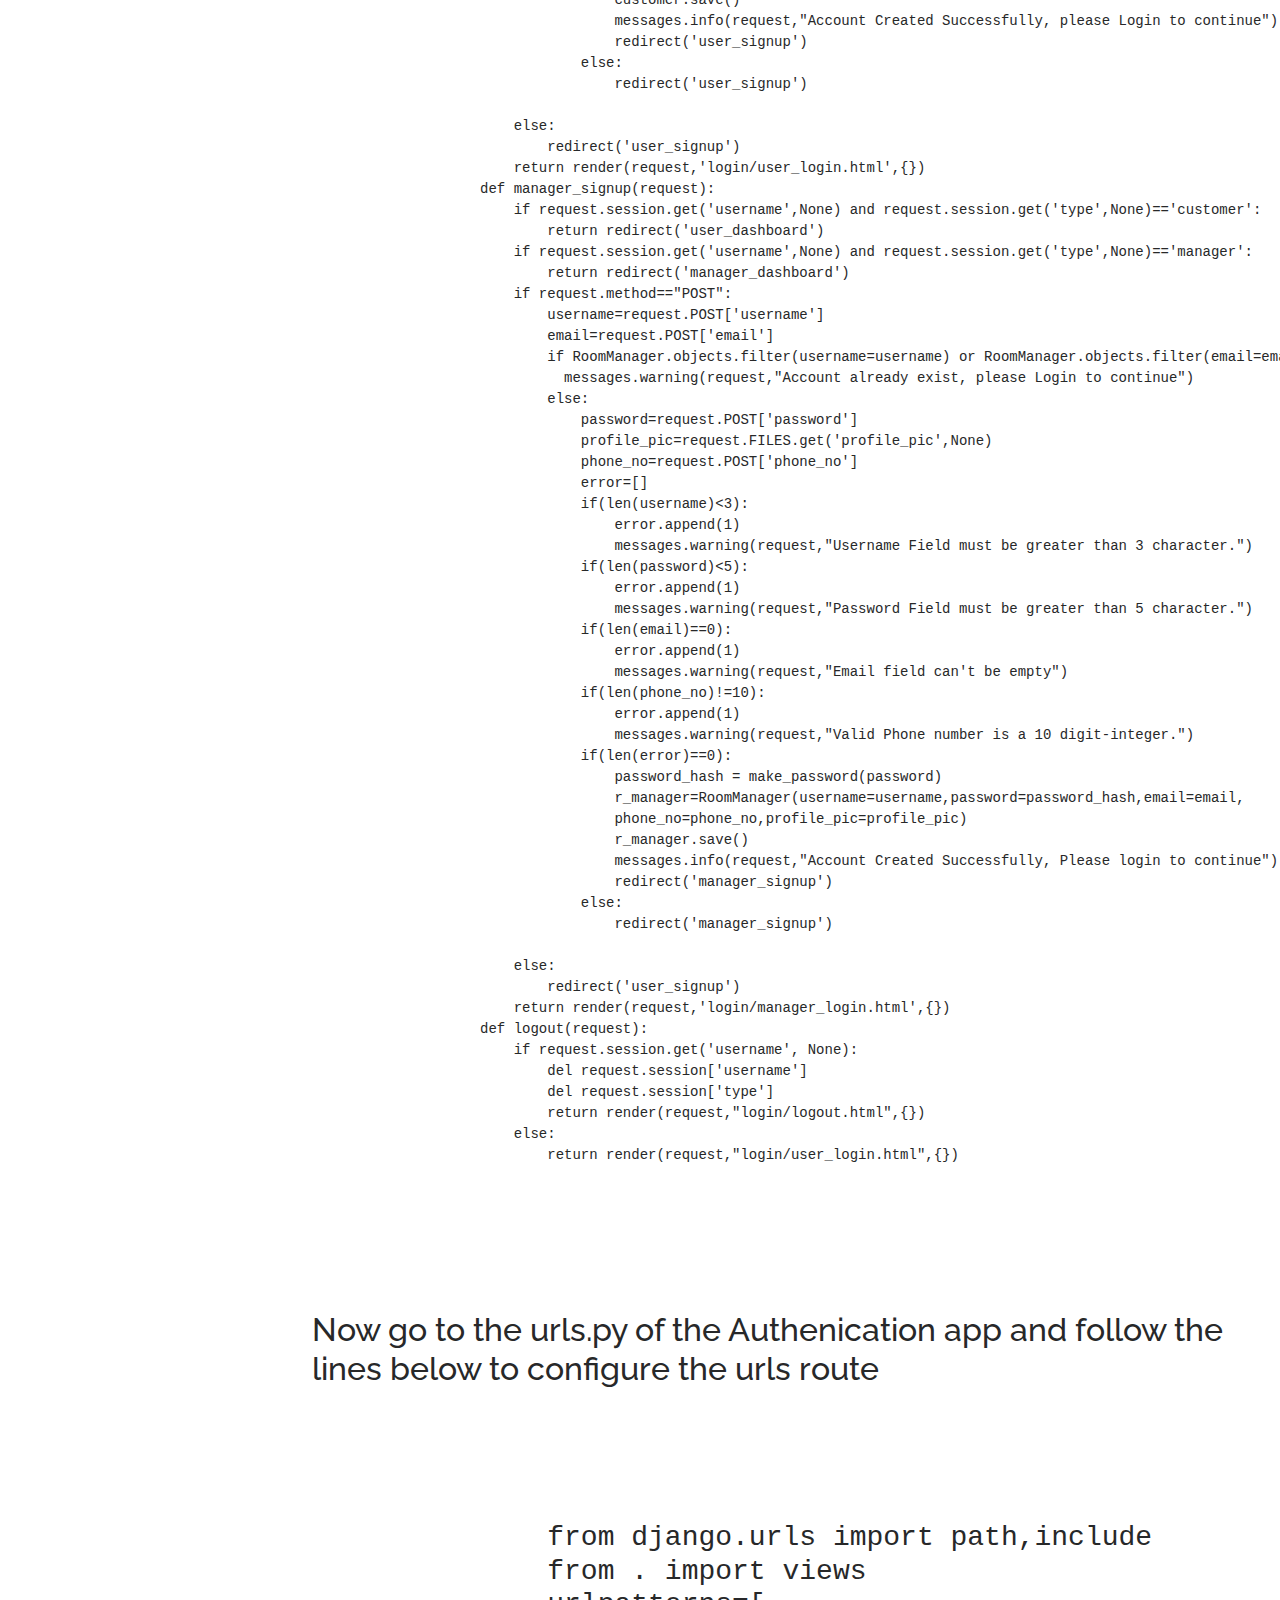
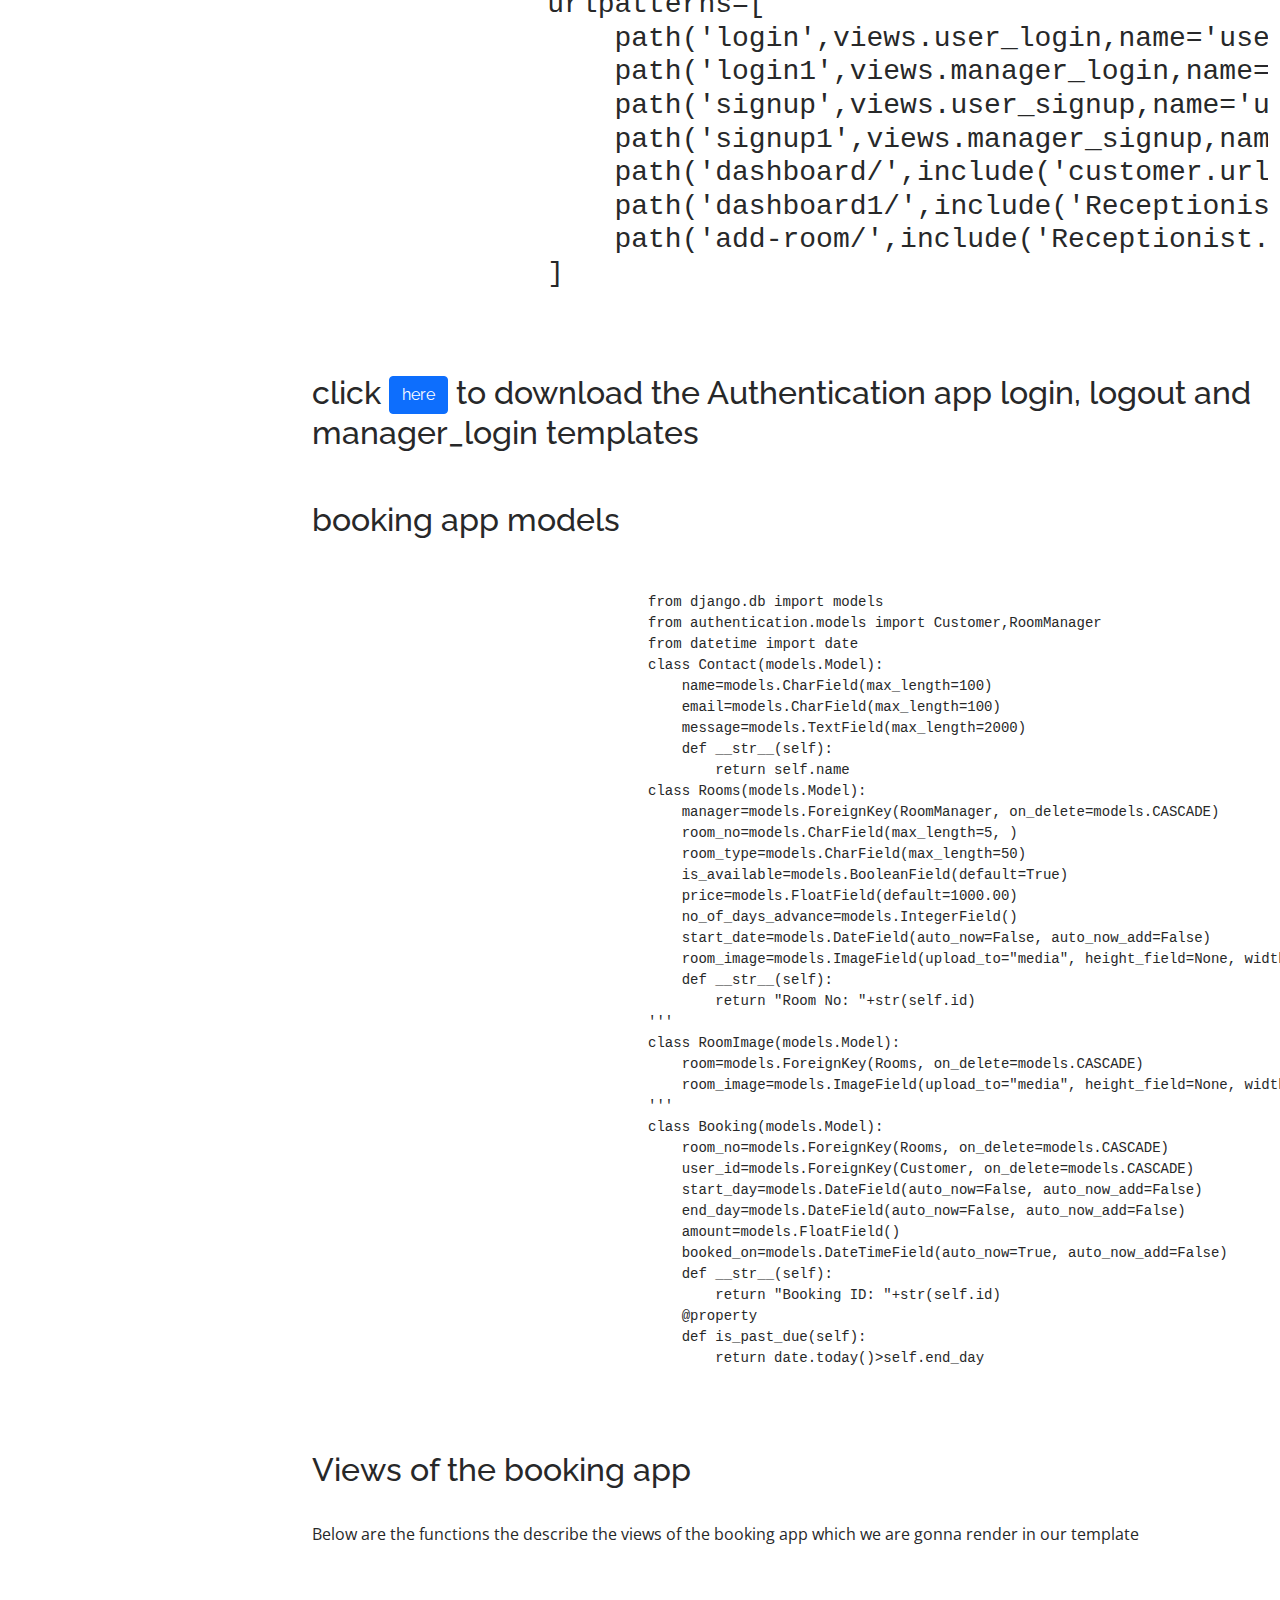
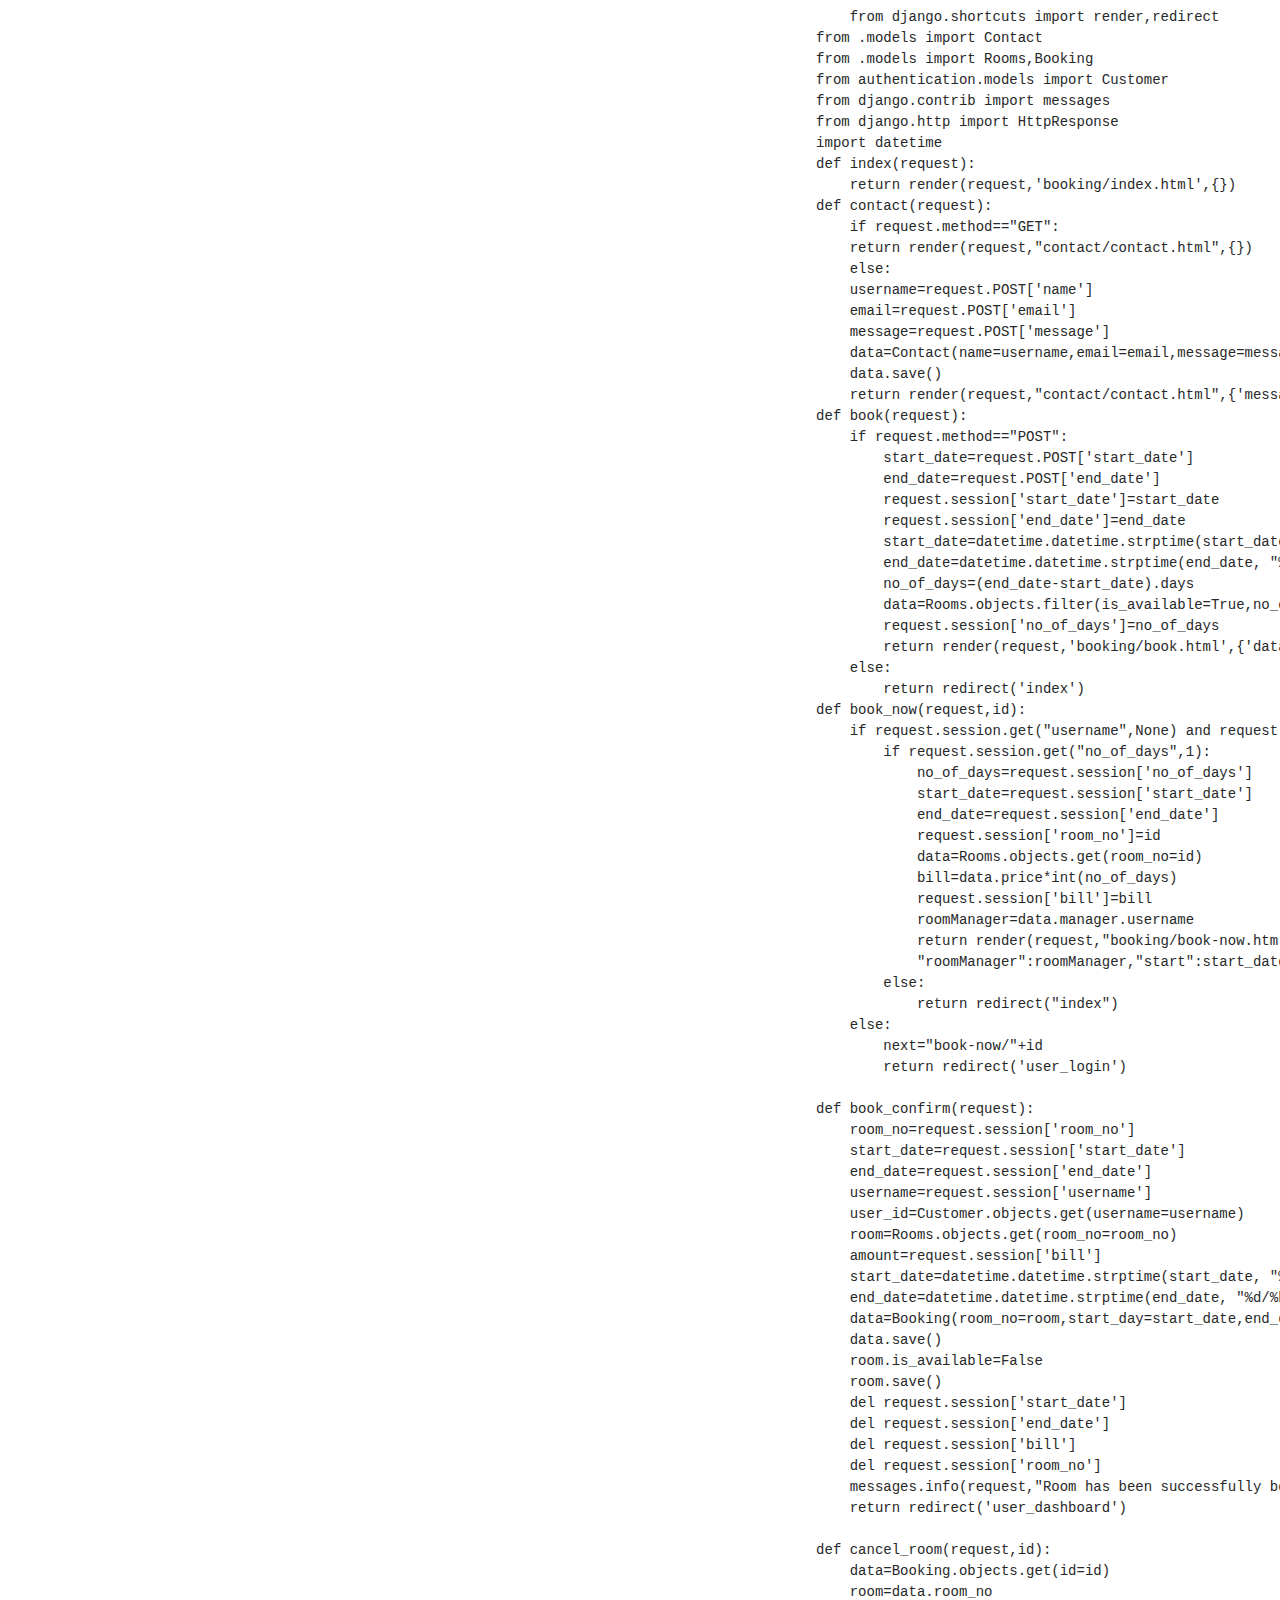
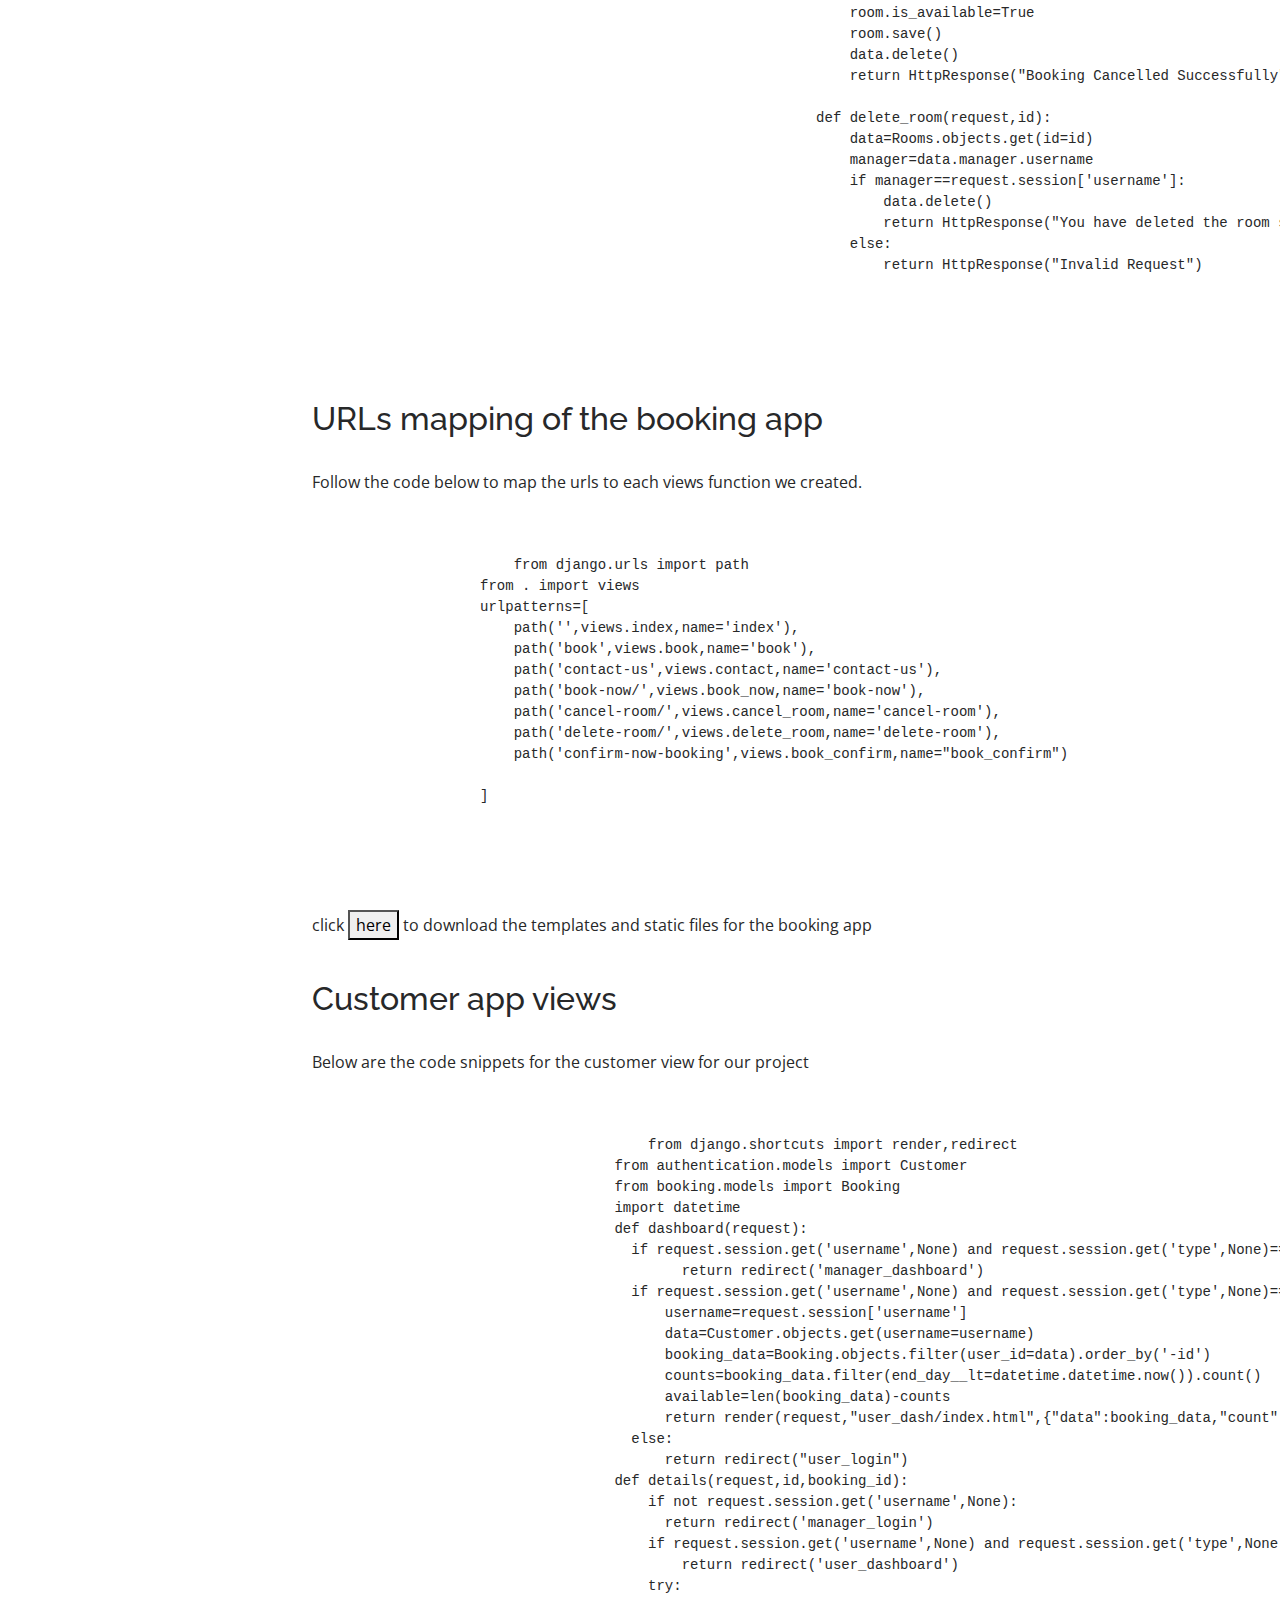
<file: BuildHotelMgtSystem.html>
<!DOCTYPE html>
<html lang="en">

<head>
    <meta charset="utf-8">
    <meta content="width=device-width, initial-scale=1.0" name="viewport">

    <title>How to deploy on Heroku</title>
    <meta content="" name="description">
    <meta content="" name="keywords">

    <!-- Favicons -->
    <!--<link href="assets/img/favicon.png" rel="icon">
    <link href="assets/img/apple-touch-icon.png" rel="apple-touch-icon">-->

    <!-- Google Fonts -->
    <link href="https://fonts.googleapis.com/css?family=Open+Sans:300,300i,400,400i,600,600i,700,700i|Raleway:300,300i,400,400i,500,500i,600,600i,700,700i|Poppins:300,300i,400,400i,500,500i,600,600i,700,700i" rel="stylesheet">

    <!-- Vendor CSS Files -->
    <link href="assets/vendor/aos/aos.css" rel="stylesheet">
    <link href="assets/vendor/bootstrap/css/bootstrap.min.css" rel="stylesheet">
    <link href="assets/vendor/bootstrap-icons/bootstrap-icons.css" rel="stylesheet">
    <link href="assets/vendor/boxicons/css/boxicons.min.css" rel="stylesheet">
    <link href="assets/vendor/glightbox/css/glightbox.min.css" rel="stylesheet">
    <link href="assets/vendor/swiper/swiper-bundle.min.css" rel="stylesheet">

    <!-- Template Main CSS File -->
    <link href="assets/css/style.css" rel="stylesheet">

</head>

<body>

    <!-- ======= Mobile nav toggle button ======= -->
    <i class="bi bi-list mobile-nav-toggle d-xl-none"></i>

    <!-- ======= Header ======= -->
    <header id="header">
        <div class="d-flex flex-column">

            <div class="profile">
                <img src="assets/img/profile-img.jpg" alt="" class="img-fluid rounded-circle">
                <h1 class="text-light"><a href="index.html">John Onyekachi</a></h1>
                <div class="social-links mt-3 text-center">
                    <a href="https://twitter.com/ojcool247" class="twitter" target="_blank"><i class="bx bxl-twitter"></i></a>
                    <!--  <a href="#" class="facebook"><i class="bx bxl-facebook"></i></a>
                      <a href="#" class="instagram"><i class="bx bxl-instagram"></i></a>
                      <a href="#" class="google-plus"><i class="bx bxl-skype"></i></a>-->
                    <a href="https://www.linkedin.com/in/ojcool/" class="linkedin"><i class="bx bxl-linkedin"></i></a>
                </div>
            </div>

            <nav id="navbar" class="nav-menu navbar">
                <ul>
                    <li><a href="index.html" class="nav-link scrollto active"><i class="bx bx-home"></i> <span>Home</span></a></li>
                </ul>
            </nav><!-- .nav-menu -->
        </div>
    </header><!-- End Header -->

    <main id="main">

        <!-- ======= Breadcrumbs ======= -->
        <section id="breadcrumbs" class="breadcrumbs">
            <div class="container">

                <div class="d-flex justify-content-between align-items-center">
                    <h2>Build a hotel management system with Django</h2>
                    <ol>
                        <li><a href="index.html">Home</a></li>
                        <li> <a href="articles.html">Articles</a></li>
                    </ol>
                </div>

            </div>
        </section><!-- End Breadcrumbs -->
        <!-- ======= Portfolio Details Section ======= -->
        <section id="portfolio-details" class="portfolio-details">
            <div class="container">

                <div class="row gy-4">

                    <h2 class="head">Hotel Management Project</h2>
                    <hr class="hrule">
                    <p>Django is a high-level Python web framework that encourages rapid development and clean, pragmatic design. Built by experienced developers, it takes care of much of the hassle of web development, so you can focus on writing your app without needing to reinvent the wheel. It’s free and open source.</p>

                    <h2>Advantages of using django</h2>

                    <ul>
                        <li>Django provides a default admin panel</li>
                        <li> Django comes with couple of cool libraries that will make work easier for developer.</li>
                        <li>It improves search engine optimization</li>
                        <li>Django has strong security</li>
                        <li>Django comes with a roburst admin panel which is customizable</li>
                        <li> Django has great Object relational Mapper</li>
                        <li> Highly Scalable</li>
                        <li> Helps developers build applications faster</li>
                        <li> Django comes fully loaded with tools needed to accomplish app developement tasks like Authentication, site maps, RSS feeds etc.</li>
                        <li> Can be used to develop any type of application</li>
                    </ul>
                    <h2>Requirements</h2>
                    <ol class="ul">
                        <li> Visit <a href="https://www.python.org/downloads/">this link</a> to install python 3 if you don't have it installed in your machine</li>
                        <li>Download VScode <a href="https://code.visualstudio.com/download">here</a> if you wish to use it for this project</li>
                        <li>Click <a href="https://git-scm.com/downloads">here</a> to download git bash</li>
                    </ol>
                    <p></p>
                    <p>Follows the instructions below and code along or code the code snippets to your IDE</p>
                    <p>I used VScode to build this project. You may want to use vscode or your preferred IDE, you shiould get the same result irrespective</p>


                    <h2 class="heading">Create a vitual Environment</h2>
                    <p>We will be using Python's package manager pip to install this and other packages like Django which we will require later on. First, let's get virtualenv installed.</p>


<pre>


pip install virtualenv
   
</pre>

                    <p>Once that is done, create a folder called projects anywhere you like (I created mine in the documents folder) then cd into it.</p>


                    <pre>
  

mkdir hotel_system


</pre>

<pre>

  
cd hotel_system


</pre>
                    <p>Once inside the projects folder, create another folder called hms. This folder will hold our app.</p>

<pre>


mkdir hms


</pre>

                    <p>At this point, we need to create the environment to hold our requirements. We will do this inside the hms folder.</p>

<pre>


virtualenv hotelenv


</pre>
                    <p>Now we need to actvate our virtual environment</p>

                    <h2>Install Django</h2>

<pre>


pip install django


</pre>

                    <p>The above code snippets will install django into the virtual environment created in our project folder</p>
<pre>


pip install psycopg2_binary


</pre>
                    <p>This package is the postgres engine that will enable us use postgres database in our project</p>

                    <h2>Create project and apps</h2>

                    <p>
                        After you’ve successfully installed Django, you’re ready to create the scaffolding for your new web application.
                        A Django project is a high-level unit of organization that contains logic that governs your whole web application. Each project can contain multiple apps while Django app is a lower-level unit of your web application. You can have zero to many apps in a project, and you’ll usually have at least one app. You’ll learn more about apps in the next section.
                    </p>

<pre class="line-numbers"> 
                    <code class="language-python">

django-admin startproject name 
    
 </code>

   
</pre>

                    <p>Here our project name is hotel_system. You may choose to replace name with your preferred project name. Now let's create an Authentication app. Remember to use your name of choice for the app name</p>

<pre class="line-numbers"> 
                    <code class="language-python">

python manage.py startapp name
    
 </code>


</pre>

                    <p>

                        <h2>Git Setup</h2>
                    <p>Follow the steps below to set up git and workflows for this project</p>
                    <ul class="ul">
                        <li>Create and checkout to a new git branch called (use any name of your choice). And in this branch</li>
                        <li>Create a .github folder. In this folder </li>
                        <li>
                            Create PULL_REQUEST_TEMPLATE.md file and add PR format of your choice.
                        </li>
                        <li>
                            Create a workflow folder and add ci.yml file and implement configuration for continuous integration
                        </li>
                        <li>
                            Make a commit for your changes in the setup_ci branch and push the branch to your repository
                        </li>
                        <li>
                            Visit the repository on Github and create a pull request from the branch and merge it to master or main branch
                        </li>
                        <li>
                            Go back to GIT and checkout to master and pull the merged changes into your local master.
                        </li>
                        <li>
                            So you start the cycle again for each part of the tutorial and name each branch the topic treated in the part.
                        </li>
                    </ul>
                    <p>
                        Create a .env file inside the project folder and configure your database settings as shown below.
                    </p>
<pre class="line-numbers"> 
                    <code class="python">
    SECRET_KEY=django-insecure-63yz=-tc&x51kjvazxle%=32mmu8!t7h(a*bq#u0!rx1xw!m%u
    DATABASE_NAME=hoteldb
    DATABASE_USER=postgres
    DATABASE_PASS=PASSWORD
    DATABASE_PORT=5432
    DATABASE_HOST=localhost
    Hotel-system/hotelsystem/manage.py
    /Users/decagon/Documents/hotelproject/Hotel-system/hotelsystem/manage.py
 </code>

   
</pre>

                    <p>Create a .gitignore file and add .env file in your .gitignore file</p>

                    <p>
                        Got setings.py inside the project folder and include our apps in the list of install apps. Befoe this, follow the steps above on how to create python app and
                        create three more apps namely: 'booking', 'Receptionist' and 'customer'. Bravo! Now follow the snippet below.
                    </p>
<pre class="line-numbers"> 
                    <code class="language-python">

    INSTALLED_APPS = [
    'django.contrib.admin',
    'django.contrib.auth',
    'django.contrib.contenttypes',
    'django.contrib.sessions',
    'django.contrib.messages',
    'django.contrib.staticfiles',
    'authentication',
    'booking',
    'Receptionist',
    'customer',
    'rest_framework',
]
    
 </code>
</pre>

                    <h2>Database setup</h2>
                    <p>Follow these steps to configure your your postgresql database </p>

                    <pre class="line-numbers"> 
                    <code class="language-python">

    DATABASES = {
      'default': {
          'ENGINE': 'django.db.backends.postgresql_psycopg2',
          'NAME': env('DATABASE_NAME'),
          'USER' : env('DATABASE_USER'),
          'PASSWORD' : env('DATABASE_PASS'),
          'PORT' : env('DATABASE_PORT'),
          'HOST' : env('DATABASE_HOST')
      }
  }
    
 </code>
</pre>

                    <p>
                        Let us configure our template folder. The folder tells django where to look for templates ie html files for your apps.
                        In the code below, we update the 'DIR' field with the path to out templates folder.
                    </p>

<pre class="line-numbers"> 
                    <code class="language-python">

    TEMPLATES = [
    {
        'BACKEND': 'django.template.backends.django.DjangoTemplates',
        'DIRS': [os.path.join(BASE_DIR,'templates')],
        'APP_DIRS': True,
        'OPTIONS': {
            'context_processors': [
                'django.template.context_processors.debug',
                'django.template.context_processors.request',
                'django.contrib.auth.context_processors.auth',
                'django.contrib.messages.context_processors.messages',
            ],
        },
    },
]
    
 </code>
</pre>

                    <p>Let us configure static and media directories</p>
<pre class="line-numbers"> 
                    <code class="language-python">

    STATIC_URL = '/static/'
    STATIC_ROOT=os.path.join(BASE_DIR,'static')
    MEDIA_ROOT = os.path.join(BASE_DIR, 'media')
    MEDIA_URL = '/media/'
    
    
 </code>

   
</pre>


                    <p>Now let us create our models for these apps and make migrations</p>

                    <h2>Authentication app models</h2>
<pre class="line-numbers"> 
                    <code class="language-python">

                          from django.db import models
                          from PIL import Image
                          class Customer(models.Model):
                              username=models.CharField(max_length=100)
                              password=models.CharField(max_length=100)
                              email=models.CharField(max_length=50)
                              profile_pic=models.ImageField(upload_to="media", height_field=None, 
                              width_field=None, max_length=None,blank=True)
                              phone_no=models.CharField(max_length=50)
                              address=models.TextField()
                              state=models.CharField(max_length=30,blank=True)
                              pin_code=models.IntegerField(blank=True)
                              def __str__(self):
                                  return "Customer: "+self.username
                              
                          class RoomManager(models.Model):
                              username=models.CharField(max_length=100)
                              password=models.CharField(max_length=100)
                              email=models.CharField(max_length=50)
                              profile_pic=models.ImageField(upload_to="media", height_field=None, 
                              width_field=None, max_length=None,blank=True)
                              phone_no=models.CharField(max_length=50)
                              gender=models.CharField(max_length=20)
                              def __str__(self):
                                  return "Room Manager: "+self.username
                          
                          
 </code>
</pre>

                    <p>Open the admin.py file and register the models as shown below</p>
<pre>
                    <code>
    from django.contrib import admin
    from authentication.models import Customer, RoomManager
    admin.site.register(Customer)
    admin.site.register(RoomManager)
  </code>
</pre>

                    <h2>Paste the code below in the views.py file of the Authentication app</h2>

<pre>
                    <code>

                    from django.shortcuts import render,redirect
                    from .models import Customer,RoomManager
                    from django.contrib.auth.hashers import make_password,check_password
                    from django.contrib import messages
                    #mesages.info(request,'mail taken')
                    def user_login(request):
                        if request.session.get('username',None) and request.session.get('type',None)=='customer':
                            return redirect('user_dashboard')
                        if request.session.get('username',None) and request.session.get('type',None)=='manager':
                            return redirect('manager_dashboard')
                        if request.method=="POST":
                            username=request.POST['username']
                            password=request.POST['password']
                            if not len(username):
                                messages.warning(request,"Username field is empty")
                                redirect('user_login')
                            elif not len(password):
                                messages.warning(request,"Password field is empty")
                                redirect('user_login')
                            else:
                                pass
                            if Customer.objects.filter(username=username):
                                user=Customer.objects.filter(username=username)[0]
                                password_hash=user.password
                                res=check_password(password,password_hash)
                                if res==1:
                                    request.session['username'] = username
                                    request.session['type'] = 'customer'
                                    return render(request,'booking/index.html',{})
                                else:
                                    messages.warning(request,"Username or password is incorrect")
                                    redirect('user_login')
                            else:
                                messages.warning(request,"No, Account exist for the given Username")
                                redirect('user_login')
                        else:
                            redirect('user_login')
                        return render(request,'login/user_login.html',{})
                        
                    def manager_login(request):
                        if request.session.get('username',None) and request.session.get('type',None)=='customer':
                            return redirect('user_dashboard')
                        if request.session.get('username',None) and request.session.get('type',None)=='manager':
                            return redirect('manager_dashboard')
                        if request.method=="POST":
                            username=request.POST['username']
                            password=request.POST['password']
                            if not len(username):
                                messages.warning(request,"Username field is empty")
                                redirect('manager_login')
                            elif not len(password):
                                messages.warning(request,"Password field is empty")
                                redirect('manager_login')
                            else:
                                pass
                            if RoomManager.objects.filter(username=username):
                                user=RoomManager.objects.filter(username=username)[0]
                                password_hash=user.password
                                res=check_password(password,password_hash)
                                if res==1:
                                    request.session['username'] = username
                                    request.session['type'] = 'manager'
                                    return render(request,'booking/index.html',{})
                                else:
                                    messages.warning(request,"Username or password is incorrect")
                                    redirect('manager_login')
                            else:
                                messages.warning(request,"No, Account exist for the given Username")
                                redirect('manager_login')
                        else:
                            redirect('manager_login')
                        return render(request,'login/manager_login.html',{})
                    def user_signup(request):
                        if request.session.get('username',None) and request.session.get('type',None)=='customer':
                            return redirect('user_dashboard')
                        if request.session.get('username',None) and request.session.get('type',None)=='manager':
                            return redirect('manager_dashboard')
                        if request.method=="POST":
                            username=request.POST['username']
                            email=request.POST['email']
                            if Customer.objects.filter(username=username) or Customer.objects.filter(email=email):
                              messages.warning(request,"Account already exist, please Login to continue")
                            else:
                                password=request.POST['password']
                                address=request.POST['address']
                                pin_code=request.POST['pin_code']
                                profile_pic=request.FILES.get('profile_pic',None)
                                phone_no=request.POST['phone_no']
                                state=request.POST['state']
                                error=[]
                                if(len(username)<3): error.append(1)
                                                     messages.warning(request,"Username Field must be greater than 3 character.")
                                                     if(len(password)<5):
                                    error.append(1)
                                    messages.warning(request,"Password Field must be greater than 5 character.")
                                if(len(email)==0):
                                    error.append(1)
                                    messages.warning(request,"Email field can't be empty")
                                if(len(phone_no)!=10):
                                    error.append(1)
                                    messages.warning(request,"Valid Phone number is a 10 digit-integer.")
                                if(len(error)==0):
                                    password_hash = make_password(password)
                                    customer=Customer(username=username,password=password_hash,email=email,phone_no=phone_no,
                                    address=address,state=state,pin_code=pin_code,profile_pic=profile_pic)
                                    customer.save()
                                    messages.info(request,"Account Created Successfully, please Login to continue")
                                    redirect('user_signup')
                                else:
                                    redirect('user_signup')

                        else:
                            redirect('user_signup')
                        return render(request,'login/user_login.html',{})
                    def manager_signup(request):
                        if request.session.get('username',None) and request.session.get('type',None)=='customer':
                            return redirect('user_dashboard')
                        if request.session.get('username',None) and request.session.get('type',None)=='manager':
                            return redirect('manager_dashboard')
                        if request.method=="POST":
                            username=request.POST['username']
                            email=request.POST['email']
                            if RoomManager.objects.filter(username=username) or RoomManager.objects.filter(email=email):
                              messages.warning(request,"Account already exist, please Login to continue")
                            else:
                                password=request.POST['password']
                                profile_pic=request.FILES.get('profile_pic',None)
                                phone_no=request.POST['phone_no']
                                error=[]
                                if(len(username)<3):
                                    error.append(1)
                                    messages.warning(request,"Username Field must be greater than 3 character.")
                                if(len(password)<5):
                                    error.append(1)
                                    messages.warning(request,"Password Field must be greater than 5 character.")
                                if(len(email)==0):
                                    error.append(1)
                                    messages.warning(request,"Email field can't be empty")
                                if(len(phone_no)!=10):
                                    error.append(1)
                                    messages.warning(request,"Valid Phone number is a 10 digit-integer.")
                                if(len(error)==0):
                                    password_hash = make_password(password)
                                    r_manager=RoomManager(username=username,password=password_hash,email=email,
                                    phone_no=phone_no,profile_pic=profile_pic)
                                    r_manager.save()
                                    messages.info(request,"Account Created Successfully, Please login to continue")
                                    redirect('manager_signup')
                                else:
                                    redirect('manager_signup')

                        else:
                            redirect('user_signup')
                        return render(request,'login/manager_login.html',{})
                    def logout(request):
                        if request.session.get('username', None):
                            del request.session['username']
                            del request.session['type']
                            return render(request,"login/logout.html",{})
                        else:
                            return render(request,"login/user_login.html",{})



          </code>
        </pre>

                    <h2>
                        Now go to the urls.py of the Authenication app and follow the lines below to configure the urls route <h2>
                            <pre class="line-numbers"> 
                            <code class="language-python">
          
              from django.urls import path,include
              from . import views
              urlpatterns=[
                  path('login',views.user_login,name='user_login'),
                  path('login1',views.manager_login,name='manager_login'),
                  path('signup',views.user_signup,name='user_signup'),
                  path('signup1',views.manager_signup,name='manager_signup'),
                  path('dashboard/',include('customer.urls')),
                  path('dashboard1/',include('Receptionist.urls')),
                  path('add-room/',include('Receptionist.urls'))
              ]
      
   </code>
</pre>
                            <p>click <button class="btn btn-primary">here</button> to download the Authentication app login, logout and manager_login  templates</p>













                            <h2>booking app models</h2>
<pre>
                            <code>
                                        from django.db import models
                                        from authentication.models import Customer,RoomManager
                                        from datetime import date
                                        class Contact(models.Model):
                                            name=models.CharField(max_length=100)
                                            email=models.CharField(max_length=100)
                                            message=models.TextField(max_length=2000)
                                            def __str__(self):
                                                return self.name
                                        class Rooms(models.Model):
                                            manager=models.ForeignKey(RoomManager, on_delete=models.CASCADE)
                                            room_no=models.CharField(max_length=5, )
                                            room_type=models.CharField(max_length=50)
                                            is_available=models.BooleanField(default=True)
                                            price=models.FloatField(default=1000.00)
                                            no_of_days_advance=models.IntegerField()
                                            start_date=models.DateField(auto_now=False, auto_now_add=False)
                                            room_image=models.ImageField(upload_to="media", height_field=None, width_field=None, max_length=None,default='0.jpeg')
                                            def __str__(self):
                                                return "Room No: "+str(self.id)
                                        '''
                                        class RoomImage(models.Model):
                                            room=models.ForeignKey(Rooms, on_delete=models.CASCADE)
                                            room_image=models.ImageField(upload_to="media", height_field=None, width_field=None, max_length=None)
                                        '''
                                        class Booking(models.Model):
                                            room_no=models.ForeignKey(Rooms, on_delete=models.CASCADE)
                                            user_id=models.ForeignKey(Customer, on_delete=models.CASCADE)
                                            start_day=models.DateField(auto_now=False, auto_now_add=False)
                                            end_day=models.DateField(auto_now=False, auto_now_add=False)
                                            amount=models.FloatField()
                                            booked_on=models.DateTimeField(auto_now=True, auto_now_add=False)
                                            def __str__(self):
                                                return "Booking ID: "+str(self.id)
                                            @property
                                            def is_past_due(self):
                                                return date.today()>self.end_day

  </code>
</pre>

                            <h2>Views of the booking app</h2>
                            <p>Below are the functions the describe the views of the booking app which we are gonna render in our template</p>

<pre>
                            <code>
                                                                from django.shortcuts import render,redirect
                                                            from .models import Contact
                                                            from .models import Rooms,Booking
                                                            from authentication.models import Customer
                                                            from django.contrib import messages
                                                            from django.http import HttpResponse
                                                            import datetime
                                                            def index(request):
                                                                return render(request,'booking/index.html',{})
                                                            def contact(request):
                                                                if request.method=="GET":
                                                                return render(request,"contact/contact.html",{})
                                                                else:
                                                                username=request.POST['name']
                                                                email=request.POST['email']
                                                                message=request.POST['message']
                                                                data=Contact(name=username,email=email,message=message)
                                                                data.save()
                                                                return render(request,"contact/contact.html",{'message':'Thank you for contacting us.'})
                                                            def book(request):
                                                                if request.method=="POST":
                                                                    start_date=request.POST['start_date']
                                                                    end_date=request.POST['end_date']
                                                                    request.session['start_date']=start_date
                                                                    request.session['end_date']=end_date
                                                                    start_date=datetime.datetime.strptime(start_date, "%d/%b/%Y").date()
                                                                    end_date=datetime.datetime.strptime(end_date, "%d/%b/%Y").date()
                                                                    no_of_days=(end_date-start_date).days
                                                                    data=Rooms.objects.filter(is_available=True,no_of_days_advance__gte=no_of_days,start_date__lte=start_date)
                                                                    request.session['no_of_days']=no_of_days
                                                                    return render(request,'booking/book.html',{'data':data})
                                                                else:
                                                                    return redirect('index')
                                                            def book_now(request,id):
                                                                if request.session.get("username",None) and request.session.get("type",None)=='customer':
                                                                    if request.session.get("no_of_days",1):
                                                                        no_of_days=request.session['no_of_days']
                                                                        start_date=request.session['start_date']
                                                                        end_date=request.session['end_date']
                                                                        request.session['room_no']=id
                                                                        data=Rooms.objects.get(room_no=id)
                                                                        bill=data.price*int(no_of_days)
                                                                        request.session['bill']=bill
                                                                        roomManager=data.manager.username
                                                                        return render(request,"booking/book-now.html",{"no_of_days":no_of_days,"room_no":id,"data":data,"bill":bill,
                                                                        "roomManager":roomManager,"start":start_date,"end":end_date})
                                                                    else:
                                                                        return redirect("index")
                                                                else:
                                                                    next="book-now/"+id
                                                                    return redirect('user_login')
                                                                    
                                                            def book_confirm(request):
                                                                room_no=request.session['room_no']
                                                                start_date=request.session['start_date']
                                                                end_date=request.session['end_date']
                                                                username=request.session['username']
                                                                user_id=Customer.objects.get(username=username)
                                                                room=Rooms.objects.get(room_no=room_no)
                                                                amount=request.session['bill']
                                                                start_date=datetime.datetime.strptime(start_date, "%d/%b/%Y").date()
                                                                end_date=datetime.datetime.strptime(end_date, "%d/%b/%Y").date()
                                                                data=Booking(room_no=room,start_day=start_date,end_day=end_date,amount=amount,user_id=user_id)
                                                                data.save()
                                                                room.is_available=False
                                                                room.save()
                                                                del request.session['start_date']
                                                                del request.session['end_date']
                                                                del request.session['bill']
                                                                del request.session['room_no']
                                                                messages.info(request,"Room has been successfully booked")
                                                                return redirect('user_dashboard')

                                                            def cancel_room(request,id):
                                                                data=Booking.objects.get(id=id)
                                                                room=data.room_no
                                                                room.is_available=True
                                                                room.save()
                                                                data.delete()
                                                                return HttpResponse("Booking Cancelled Successfully")

                                                            def delete_room(request,id):
                                                                data=Rooms.objects.get(id=id)
                                                                manager=data.manager.username
                                                                if manager==request.session['username']:
                                                                    data.delete()
                                                                    return HttpResponse("You have deleted the room successfully")
                                                                else:
                                                                    return HttpResponse("Invalid Request")



  </code>
</pre>

                            <h2>URLs mapping of the booking app</h2>
                            <p>Follow the code below to map the urls to each views function we created. </p>

<pre>
                            <code>
                        from django.urls import path
                    from . import views
                    urlpatterns=[
                        path('',views.index,name='index'),
                        path('book',views.book,name='book'),
                        path('contact-us',views.contact,name='contact-us'),
                        path('book-now/<str:id>',views.book_now,name='book-now'),
                        path('cancel-room/<str:id>',views.cancel_room,name='cancel-room'),
                        path('delete-room/<str:id>',views.delete_room,name='delete-room'),
                        path('confirm-now-booking',views.book_confirm,name="book_confirm")

                    ]

          
  </code>
</pre>

                            <p>click <button>here</button> to download the templates and static files for the booking app </p>

                            <h2>Customer app views</h2>
                            <p>Below are the code snippets for the customer view for our project</p>

<pre>
                            <code>
                                        from django.shortcuts import render,redirect
                                    from authentication.models import Customer
                                    from booking.models import Booking
                                    import datetime
                                    def dashboard(request):
                                      if request.session.get('username',None) and request.session.get('type',None)=='manager':
                                            return redirect('manager_dashboard')
                                      if request.session.get('username',None) and request.session.get('type',None)=='customer':
                                          username=request.session['username']
                                          data=Customer.objects.get(username=username)
                                          booking_data=Booking.objects.filter(user_id=data).order_by('-id')
                                          counts=booking_data.filter(end_day__lt=datetime.datetime.now()).count()
                                          available=len(booking_data)-counts
                                          return render(request,"user_dash/index.html",{"data":booking_data,"count":counts,"available":available})
                                      else:
                                          return redirect("user_login")
                                    def details(request,id,booking_id):
                                        if not request.session.get('username',None):
                                          return redirect('manager_login')
                                        if request.session.get('username',None) and request.session.get('type',None)=='customer':
                                            return redirect('user_dashboard')
                                        try:
                                            booking_data=Booking.objects.get(id=booking_id)
                                            user=Customer.objects.get(id=id)
                                            return render(request,"user_dash/details.html",{"user":user,"booking_data":booking_data})
                                        except:
                                            return redirect("/manager/dashboard1/")


  </code>
</pre>


                            <h2>URLs mapping of the customer views</h2>

<pre>
                            <code>
    from django.urls import path
from . import views
urlpatterns=[
    path('',views.dashboard,name='user_dashboard'),
    path('details/<int:id>/<int:booking_id>',views.details,name='user_details')
]
  </code>
</pre>
                            <p>click <button class="btn btn-primary">here</button> to download the Customer app templates and static files</p>


                            <h2>Creating the receptionist app views</h2>

<pre>
                            <code>
                                                  from django.shortcuts import render,redirect
                                              from authentication.models import RoomManager
                                              from booking.models import Booking,Rooms
                                              from datetime import date
                                              from django.contrib import messages
                                              import datetime
                                              def dashboard(request):
                                                if not request.session.get('username',None):
                                                    return redirect('manager_login')
                                                if request.session.get('username',None) and request.session.get('type',None)=='customer':
                                                      return redirect('user_dashboard')
                                                if request.session.get('username',None) and request.session.get('type',None)=='manager':
                                                    username=request.session['username']
                                                    data=RoomManager.objects.get(username=username)
                                                    room_data=data.rooms_set.all()
                                                    booked=room_data.filter(is_available=False).count()
                                                    print(booked)
                                                    return render(request,"manager_dash/index.html",{"room_data":room_data,"manager":data,"booked":booked})
                                                else:
                                                    return redirect("manager_login")
                                              def add_room(request):
                                                  if not request.session.get('username',None):
                                                    return redirect('manager_login')
                                                  if request.session.get('username',None) and request.session.get('type',None)=='customer':
                                                      return redirect('user_dashboard')
                                                  if request.method=="GET":
                                                      return render(request,"manager_dash/add-room.html",{})
                                                  else:
                                                          room_no=request.POST['room_no']
                                                          room_type=request.POST['room_type']
                                                          price=request.POST['price']
                                                          room_image=request.FILES.get('room_image',None)
                                                          no_of_days_advance=request.POST['no_of_days_advance']
                                                          start_day=request.POST['start_day']
                                                          error=[]
                                                          if(len(room_no)<1): error.append(1)
                                                                              messages.warning(request,"Room No Field must be atleast 3 digit like 100.")
                                                                              if(len(room_type)<5):
                                                              error.append(1)
                                                              messages.warning(request,"Select a valid Room Type.")
                                                          if(len(price)<=2):
                                                              error.append(1)
                                                              messages.warning(request,"Please enter price")
                                                          if(len(no_of_days_advance)<1):
                                                              error.append(1)
                                                              messages.warning(request,"Please add valid no of days a user can book room in advance.")
                                                          if(len(start_day)<3):
                                                              error.append(1)
                                                              messages.warning(request,"Please add the starting day")
                                                          if(not len(error)):
                                                              manager=request.session['username']
                                                              manager=RoomManager.objects.get(username=manager)
                                                              room=Rooms(room_no=room_no,room_type=room_type,price=price,no_of_days_advance=no_of_days_advance,
                                                              start_date=datetime.datetime.strptime(start_day, "%d %B, %Y").date(),room_image=room_image,manager=manager)
                                                              room.save()
                                                              messages.info(request,"Room Added Successfully")
                                                              return redirect('/manager/dashboard1/')
                                                          else:
                                                              return redirect('/user/add-room/new/')
                                              def update_room(request,room_no):
                                                  if not request.session.get('username',None):
                                                    return redirect('manager_login')
                                                  if request.session.get('username',None) and request.session.get('type',None)=='customer':
                                                      return redirect('user_dashboard')
                                                  room=Rooms.objects.get(room_no=room_no)
                                                  if request.method=="GET":
                                                      return render(request,"manager_dash/edit-room.html",{"room":room})
                                                  else:
                                                          price=request.POST['price']
                                                          no_of_days_advance=request.POST['no_of_days_advance']
                                                          error=[]
                                                          if(len(price)<=2):
                                                              error.append(1)
                                                              messages.warning(request,"Please enter correct price")
                                                          if(len(no_of_days_advance)<1):
                                                              error.append(1)
                                                              messages.warning(request,"Please add valid no of days a user can book room in advance.")
                                                          if(not len(error)):
                                                              manager=request.session['username']
                                                              manager=RoomManager.objects.get(username=manager)
                                                              room.price=price
                                                              room.no_of_days_advance=no_of_days_advance
                                                              room.save()
                                                              messages.info(request,"Room Data Updated Successfully")
                                                              return redirect('/manager/dashboard1/')
                                                          else:
                                                              return redirect('/user/add-room/update/'+room.room_no,{"room":room})


  </code>
</pre>

                            <h2>
                                MApping the receptionest app urls
                            </h2>

<pre>
                            <code>
            from django.urls import path
        from . import views
        urlpatterns = [
            path('',views.dashboard,name="manager_dashboard"),
            path('new/',views.add_room,name="add_room"),
            path('update/<int:room_no>/',views.update_room,name="update_room"),

        ]

  </code>
</pre>

                            <p>click <button class="btn btn-primary">here</button> to download the Receptionist app templates and static files</p>


                            <h2>Configure the project urls.py file</h2>
                            <p>We need to go to the project folder and open the urls.py module to route the urls of our apps. Follow the snippe below to do this</p>

<pre>
                            <code>
                            """room_slot URL Configuration

                        The `urlpatterns` list routes URLs to views. For more information please see:
                            https://docs.djangoproject.com/en/3.0/topics/http/urls/
                        Examples:
                        Function views
                            1. Add an import:  from my_app import views
                            2. Add a URL to urlpatterns:  path('', views.home, name='home')
                        Class-based views
                            1. Add an import:  from other_app.views import Home
                            2. Add a URL to urlpatterns:  path('', Home.as_view(), name='home')
                        Including another URLconf
                            1. Import the include() function: from django.urls import include, path
                            2. Add a URL to urlpatterns:  path('blog/', include('blog.urls'))
                        """
                        from django.contrib import admin
                        from django.urls import path,include
                        from django.conf import settings
                        from django.conf.urls.static import static
                        from authentication import views
                        urlpatterns = [
                            path('admin/', admin.site.urls),
                            path('',include('booking.urls')),
                            path('user/',include('authentication.urls')),
                            path('manager/',include('authentication.urls')),
                            path('logout',views.logout,name='logout'),
                            path('api/',include('api.urls'))
                        ]+ static(settings.MEDIA_URL, document_root=settings.MEDIA_ROOT)



  </code>
</pre>


                            <h2>Deploy project to Heroku</h2>

                            <p>
                                We will use Heroku to deploy this project. To do this you'll need an account with Heroku and a few configurations.
                                Please visit this <button><a href="https://devcenter.heroku.com/articles/deploying-python">link</a></button> to learn about how to deploy django app to heroku and follow the steps outlined there.
                            </p>

                            <h5><i>Thank you!</i></h5>




                </div>

            </div>
        </section><!-- End Portfolio Details Section -->

    </main><!-- End #main -->
    <!-- ======= Footer ======= -->
    <footer id="footer">
        <div class="container">
            <div class="copyright">
                &copy; Copyright <strong><span>Onyekachi John</span></strong>
            </div>
            <div class="credits">

                Designed by <a href="https://johnom.netlify.app/">Onyekachi John</a>
            </div>
        </div>
    </footer><!-- End  Footer -->

    <a href="#" class="back-to-top d-flex align-items-center justify-content-center"><i class="bi bi-arrow-up-short"></i></a>

    <!-- Vendor JS Files -->
    <script src="assets/vendor/purecounter/purecounter.js"></script>
    <script src="assets/vendor/aos/aos.js"></script>
    <script src="assets/vendor/bootstrap/js/bootstrap.bundle.min.js"></script>
    <script src="assets/vendor/glightbox/js/glightbox.min.js"></script>
    <script src="assets/vendor/isotope-layout/isotope.pkgd.min.js"></script>
    <script src="assets/vendor/swiper/swiper-bundle.min.js"></script>
    <script src="assets/vendor/typed.js/typed.min.js"></script>
    <script src="assets/vendor/waypoints/noframework.waypoints.js"></script>
    <script src="assets/vendor/php-email-form/validate.js"></script>

    <!-- Template Main JS File -->
    <script src="assets/js/main.js"></script>

</body>

</html>
</file>
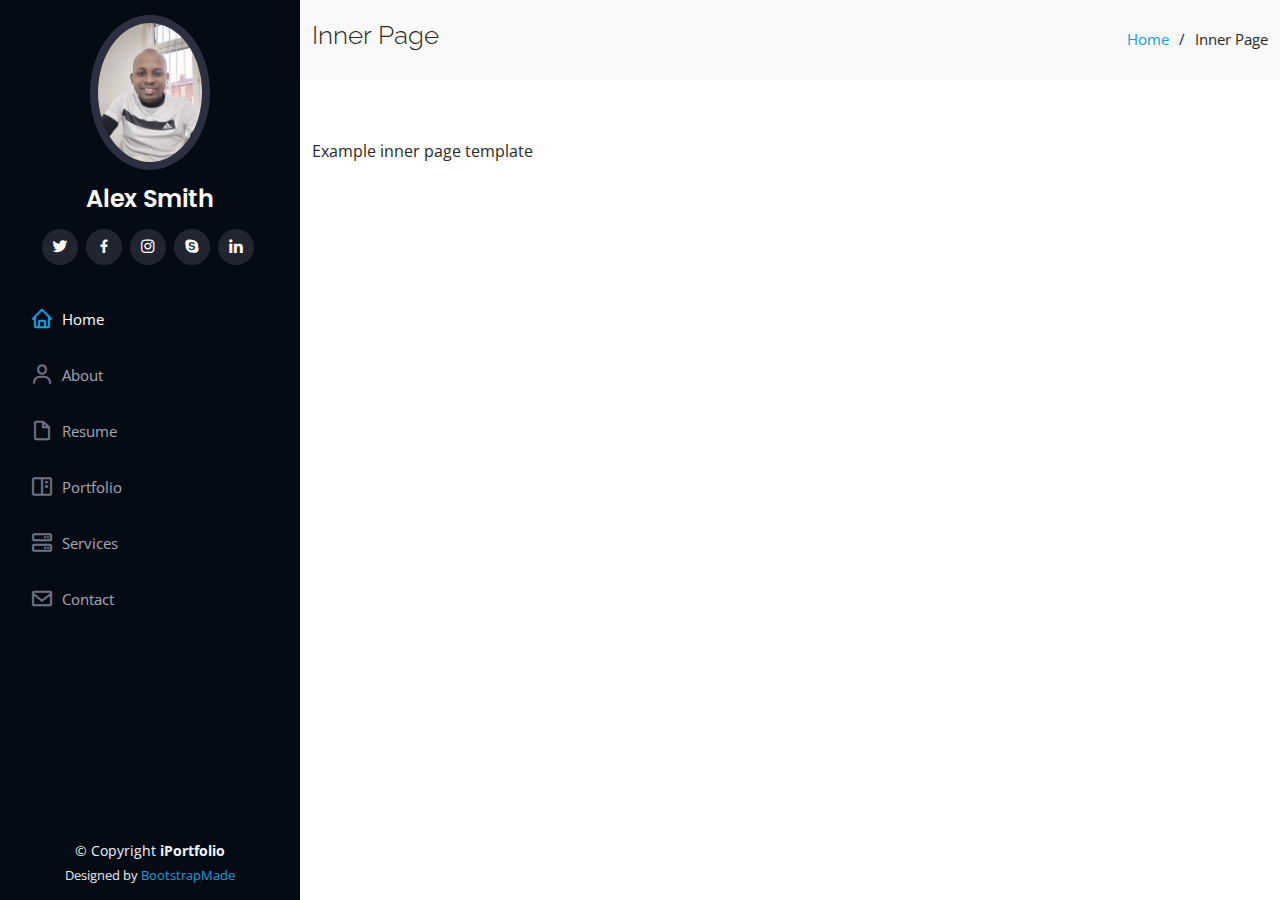
<file: inner-page.html>
<!DOCTYPE html>
<html lang="en">

<head>
    <meta charset="utf-8">
    <meta content="width=device-width, initial-scale=1.0" name="viewport">

    <title>Inner Page - iPortfolio Bootstrap Template</title>
    <meta content="" name="description">
    <meta content="" name="keywords">

    <!-- Favicons
    <link href="assets/img/favicon.png" rel="icon">
    <link href="assets/img/apple-touch-icon.png" rel="apple-touch-icon"> -->
    <!-- Google Fonts -->
    <link href="https://fonts.googleapis.com/css?family=Open+Sans:300,300i,400,400i,600,600i,700,700i|Raleway:300,300i,400,400i,500,500i,600,600i,700,700i|Poppins:300,300i,400,400i,500,500i,600,600i,700,700i" rel="stylesheet">

    <!-- Vendor CSS Files -->
    <link href="assets/vendor/aos/aos.css" rel="stylesheet">
    <link href="assets/vendor/bootstrap/css/bootstrap.min.css" rel="stylesheet">
    <link href="assets/vendor/bootstrap-icons/bootstrap-icons.css" rel="stylesheet">
    <link href="assets/vendor/boxicons/css/boxicons.min.css" rel="stylesheet">
    <link href="assets/vendor/glightbox/css/glightbox.min.css" rel="stylesheet">
    <link href="assets/vendor/swiper/swiper-bundle.min.css" rel="stylesheet">

    <!-- Template Main CSS File -->
    <link href="assets/css/style.css" rel="stylesheet">

</head>

<body>

  <!-- ======= Mobile nav toggle button ======= -->
  <i class="bi bi-list mobile-nav-toggle d-xl-none"></i>

  <!-- ======= Header ======= -->
  <header id="header">
    <div class="d-flex flex-column">

      <div class="profile">
        <img src="assets/img/profile-img.jpg" alt="" class="img-fluid rounded-circle">
        <h1 class="text-light"><a href="index.html">Alex Smith</a></h1>
        <div class="social-links mt-3 text-center">
          <a href="#" class="twitter"><i class="bx bxl-twitter"></i></a>
          <a href="#" class="facebook"><i class="bx bxl-facebook"></i></a>
          <a href="#" class="instagram"><i class="bx bxl-instagram"></i></a>
          <a href="#" class="google-plus"><i class="bx bxl-skype"></i></a>
          <a href="#" class="linkedin"><i class="bx bxl-linkedin"></i></a>
        </div>
      </div>

      <nav id="navbar" class="nav-menu navbar">
        <ul>
          <li><a href="#hero" class="nav-link scrollto active"><i class="bx bx-home"></i> <span>Home</span></a></li>
          <li><a href="#about" class="nav-link scrollto"><i class="bx bx-user"></i> <span>About</span></a></li>
          <li><a href="#resume" class="nav-link scrollto"><i class="bx bx-file-blank"></i> <span>Resume</span></a></li>
          <li><a href="#portfolio" class="nav-link scrollto"><i class="bx bx-book-content"></i> <span>Portfolio</span></a></li>
          <li><a href="#services" class="nav-link scrollto"><i class="bx bx-server"></i> <span>Services</span></a></li>
          <li><a href="#contact" class="nav-link scrollto"><i class="bx bx-envelope"></i> <span>Contact</span></a></li>
        </ul>
      </nav><!-- .nav-menu -->
    </div>
  </header><!-- End Header -->

  <main id="main">

    <!-- ======= Breadcrumbs ======= -->
    <section class="breadcrumbs">
      <div class="container">

        <div class="d-flex justify-content-between align-items-center">
          <h2>Inner Page</h2>
          <ol>
            <li><a href="index.html">Home</a></li>
            <li>Inner Page</li>
          </ol>
        </div>

      </div>
    </section><!-- End Breadcrumbs -->

    <section class="inner-page">
      <div class="container">
        <p>
          Example inner page template
        </p>
      </div>
    </section>

  </main><!-- End #main -->

  <!-- ======= Footer ======= -->
  <footer id="footer">
    <div class="container">
      <div class="copyright">
        &copy; Copyright <strong><span>iPortfolio</span></strong>
      </div>
      <div class="credits">
        <!-- All the links in the footer should remain intact. -->
        <!-- You can delete the links only if you purchased the pro version. -->
        <!-- Licensing information: https://bootstrapmade.com/license/ -->
        <!-- Purchase the pro version with working PHP/AJAX contact form: https://bootstrapmade.com/iportfolio-bootstrap-portfolio-websites-template/ -->
        Designed by <a href="https://bootstrapmade.com/">BootstrapMade</a>
      </div>
    </div>
  </footer><!-- End  Footer -->

  <a href="#" class="back-to-top d-flex align-items-center justify-content-center"><i class="bi bi-arrow-up-short"></i></a>

  <!-- Vendor JS Files -->
  <script src="assets/vendor/purecounter/purecounter.js"></script>
  <script src="assets/vendor/aos/aos.js"></script>
  <script src="assets/vendor/bootstrap/js/bootstrap.bundle.min.js"></script>
  <script src="assets/vendor/glightbox/js/glightbox.min.js"></script>
  <script src="assets/vendor/isotope-layout/isotope.pkgd.min.js"></script>
  <script src="assets/vendor/swiper/swiper-bundle.min.js"></script>
  <script src="assets/vendor/typed.js/typed.min.js"></script>
  <script src="assets/vendor/waypoints/noframework.waypoints.js"></script>
  <script src="assets/vendor/php-email-form/validate.js"></script>

  <!-- Template Main JS File -->
  <script src="assets/js/main.js"></script>

</body>

</html>
</file>
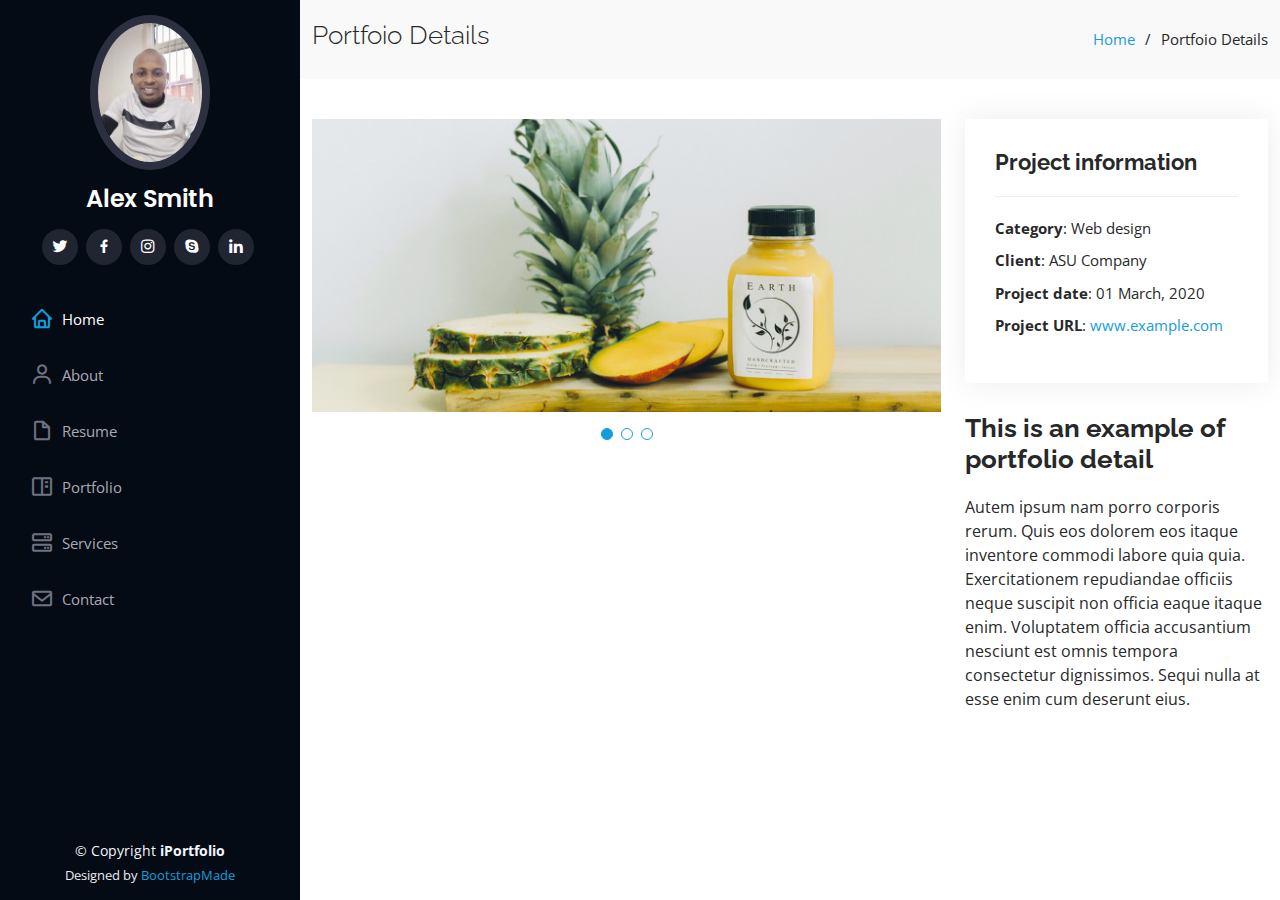
<file: portfolio-details.html>
<!DOCTYPE html>
<html lang="en">

<head>
    <meta charset="utf-8">
    <meta content="width=device-width, initial-scale=1.0" name="viewport">

    <title>Portfolio Details - iPortfolio Bootstrap Template</title>
    <meta content="" name="description">
    <meta content="" name="keywords">

    <!-- Favicons
    <link href="assets/img/favicon.png" rel="icon">
    <link href="assets/img/apple-touch-icon.png" rel="apple-touch-icon">-->
    <!-- Google Fonts -->
    <link href="https://fonts.googleapis.com/css?family=Open+Sans:300,300i,400,400i,600,600i,700,700i|Raleway:300,300i,400,400i,500,500i,600,600i,700,700i|Poppins:300,300i,400,400i,500,500i,600,600i,700,700i" rel="stylesheet">

    <!-- Vendor CSS Files -->
    <link href="assets/vendor/aos/aos.css" rel="stylesheet">
    <link href="assets/vendor/bootstrap/css/bootstrap.min.css" rel="stylesheet">
    <link href="assets/vendor/bootstrap-icons/bootstrap-icons.css" rel="stylesheet">
    <link href="assets/vendor/boxicons/css/boxicons.min.css" rel="stylesheet">
    <link href="assets/vendor/glightbox/css/glightbox.min.css" rel="stylesheet">
    <link href="assets/vendor/swiper/swiper-bundle.min.css" rel="stylesheet">

    <!-- Template Main CSS File -->
    <link href="assets/css/style.css" rel="stylesheet">

</head>

<body>

  <!-- ======= Mobile nav toggle button ======= -->
  <i class="bi bi-list mobile-nav-toggle d-xl-none"></i>

  <!-- ======= Header ======= -->
  <header id="header">
    <div class="d-flex flex-column">

      <div class="profile">
        <img src="assets/img/profile-img.jpg" alt="" class="img-fluid rounded-circle">
        <h1 class="text-light"><a href="index.html">Alex Smith</a></h1>
        <div class="social-links mt-3 text-center">
          <a href="#" class="twitter"><i class="bx bxl-twitter"></i></a>
          <a href="#" class="facebook"><i class="bx bxl-facebook"></i></a>
          <a href="#" class="instagram"><i class="bx bxl-instagram"></i></a>
          <a href="#" class="google-plus"><i class="bx bxl-skype"></i></a>
          <a href="#" class="linkedin"><i class="bx bxl-linkedin"></i></a>
        </div>
      </div>

      <nav id="navbar" class="nav-menu navbar">
        <ul>
          <li><a href="#hero" class="nav-link scrollto active"><i class="bx bx-home"></i> <span>Home</span></a></li>
          <li><a href="#about" class="nav-link scrollto"><i class="bx bx-user"></i> <span>About</span></a></li>
          <li><a href="#resume" class="nav-link scrollto"><i class="bx bx-file-blank"></i> <span>Resume</span></a></li>
          <li><a href="#portfolio" class="nav-link scrollto"><i class="bx bx-book-content"></i> <span>Portfolio</span></a></li>
          <li><a href="#services" class="nav-link scrollto"><i class="bx bx-server"></i> <span>Services</span></a></li>
          <li><a href="#contact" class="nav-link scrollto"><i class="bx bx-envelope"></i> <span>Contact</span></a></li>
        </ul>
      </nav><!-- .nav-menu -->
    </div>
  </header><!-- End Header -->

  <main id="main">

    <!-- ======= Breadcrumbs ======= -->
    <section id="breadcrumbs" class="breadcrumbs">
      <div class="container">

        <div class="d-flex justify-content-between align-items-center">
          <h2>Portfoio Details</h2>
          <ol>
            <li><a href="index.html">Home</a></li>
            <li>Portfoio Details</li>
          </ol>
        </div>

      </div>
    </section><!-- End Breadcrumbs -->

    <!-- ======= Portfolio Details Section ======= -->
    <section id="portfolio-details" class="portfolio-details">
      <div class="container">

        <div class="row gy-4">

          <div class="col-lg-8">
            <div class="portfolio-details-slider swiper">
              <div class="swiper-wrapper align-items-center">

                <div class="swiper-slide">
                  <img src="assets/img/portfolio/portfolio-details-1.jpg" alt="">
                </div>

                <div class="swiper-slide">
                  <img src="assets/img/portfolio/portfolio-details-2.jpg" alt="">
                </div>

                <div class="swiper-slide">
                  <img src="assets/img/portfolio/portfolio-details-3.jpg" alt="">
                </div>

              </div>
              <div class="swiper-pagination"></div>
            </div>
          </div>

          <div class="col-lg-4">
            <div class="portfolio-info">
              <h3>Project information</h3>
              <ul>
                <li><strong>Category</strong>: Web design</li>
                <li><strong>Client</strong>: ASU Company</li>
                <li><strong>Project date</strong>: 01 March, 2020</li>
                <li><strong>Project URL</strong>: <a href="#">www.example.com</a></li>
              </ul>
            </div>
            <div class="portfolio-description">
              <h2>This is an example of portfolio detail</h2>
              <p>
                Autem ipsum nam porro corporis rerum. Quis eos dolorem eos itaque inventore commodi labore quia quia. Exercitationem repudiandae officiis neque suscipit non officia eaque itaque enim. Voluptatem officia accusantium nesciunt est omnis tempora consectetur dignissimos. Sequi nulla at esse enim cum deserunt eius.
              </p>
            </div>
          </div>

        </div>

      </div>
    </section><!-- End Portfolio Details Section -->

  </main><!-- End #main -->

  <!-- ======= Footer ======= -->
  <footer id="footer">
    <div class="container">
      <div class="copyright">
        &copy; Copyright <strong><span>iPortfolio</span></strong>
      </div>
      <div class="credits">
        <!-- All the links in the footer should remain intact. -->
        <!-- You can delete the links only if you purchased the pro version. -->
        <!-- Licensing information: https://bootstrapmade.com/license/ -->
        <!-- Purchase the pro version with working PHP/AJAX contact form: https://bootstrapmade.com/iportfolio-bootstrap-portfolio-websites-template/ -->
        Designed by <a href="https://bootstrapmade.com/">BootstrapMade</a>
      </div>
    </div>
  </footer><!-- End  Footer -->

  <a href="#" class="back-to-top d-flex align-items-center justify-content-center"><i class="bi bi-arrow-up-short"></i></a>

  <!-- Vendor JS Files -->
  <script src="assets/vendor/purecounter/purecounter.js"></script>
  <script src="assets/vendor/aos/aos.js"></script>
  <script src="assets/vendor/bootstrap/js/bootstrap.bundle.min.js"></script>
  <script src="assets/vendor/glightbox/js/glightbox.min.js"></script>
  <script src="assets/vendor/isotope-layout/isotope.pkgd.min.js"></script>
  <script src="assets/vendor/swiper/swiper-bundle.min.js"></script>
  <script src="assets/vendor/typed.js/typed.min.js"></script>
  <script src="assets/vendor/waypoints/noframework.waypoints.js"></script>
  <script src="assets/vendor/php-email-form/validate.js"></script>

  <!-- Template Main JS File -->
  <script src="assets/js/main.js"></script>

</body>

</html>
</file>
<file: assets/css/style.css>
/**
* Template Name: iPortfolio - v3.7.0
* Template URL: https://bootstrapmade.com/iportfolio-bootstrap-portfolio-websites-template/
* Author: BootstrapMade.com
* License: https://bootstrapmade.com/license/
*/

/*--------------------------------------------------------------
# General
--------------------------------------------------------------*/
body {
  font-family: "Open Sans", sans-serif;
  color: #272829;
}

a {
  color: #149ddd;
  text-decoration: none;
}

a:hover {
  color: #37b3ed;
  text-decoration: none;
}

h1, h2, h3, h4, h5, h6 {
  font-family: "Raleway", sans-serif;
}

/*--------------------------------------------------------------
# Back to top button
--------------------------------------------------------------*/
.back-to-top {
  position: fixed;
  visibility: hidden;
  opacity: 0;
  right: 15px;
  bottom: 15px;
  z-index: 996;
  background: #149ddd;
  width: 40px;
  height: 40px;
  border-radius: 50px;
  transition: all 0.4s;
}
.back-to-top i {
  font-size: 28px;
  color: #fff;
  line-height: 0;
}
.back-to-top:hover {
  background: #2eafec;
  color: #fff;
}
.back-to-top.active {
  visibility: visible;
  opacity: 1;
}

/*--------------------------------------------------------------
# Header
--------------------------------------------------------------*/
#header {
  position: fixed;
  top: 0;
  left: 0;
  bottom: 0;
  width: 300px;
  transition: all ease-in-out 0.5s;
  z-index: 9997;
  transition: all 0.5s;
  padding: 0 15px;
  background: #040b14;
  overflow-y: auto;
}
#header .profile img {
  margin: 15px auto;
  display: block;
  width: 120px;
  border: 8px solid #2c2f3f;
}
#header .profile h1 {
  font-size: 24px;
  margin: 0;
  padding: 0;
  font-weight: 600;
  -moz-text-align-last: center;
  text-align-last: center;
  font-family: "Poppins", sans-serif;
}
#header .profile h1 a, #header .profile h1 a:hover {
  color: #fff;
  text-decoration: none;
}
#header .profile .social-links a {
  font-size: 18px;
  display: inline-block;
  background: #212431;
  color: #fff;
  line-height: 1;
  padding: 8px 0;
  margin-right: 4px;
  border-radius: 50%;
  text-align: center;
  width: 36px;
  height: 36px;
  transition: 0.3s;
}
#header .profile .social-links a:hover {
  background: #149ddd;
  color: #fff;
  text-decoration: none;
}

#main {
  margin-left: 300px;
}

@media (max-width: 1199px) {
  #header {
    left: -300px;
  }

  #main {
    margin-left: 0;
  }
}
/*--------------------------------------------------------------
# Navigation Menu
--------------------------------------------------------------*/
/* Desktop Navigation */
.nav-menu {
  padding: 30px 0 0 0;
}
.nav-menu * {
  margin: 0;
  padding: 0;
  list-style: none;
}
.nav-menu > ul > li {
  position: relative;
  white-space: nowrap;
}
.nav-menu a, .nav-menu a:focus {
  display: flex;
  align-items: center;
  color: #a8a9b4;
  padding: 12px 15px;
  margin-bottom: 8px;
  transition: 0.3s;
  font-size: 15px;
}
.nav-menu a i, .nav-menu a:focus i {
  font-size: 24px;
  padding-right: 8px;
  color: #6f7180;
}
.nav-menu a:hover, .nav-menu .active, .nav-menu .active:focus, .nav-menu li:hover > a {
  text-decoration: none;
  color: #fff;
}
.nav-menu a:hover i, .nav-menu .active i, .nav-menu .active:focus i, .nav-menu li:hover > a i {
  color: #149ddd;
}

/* Mobile Navigation */
.mobile-nav-toggle {
  position: fixed;
  right: 15px;
  top: 15px;
  z-index: 9998;
  border: 0;
  font-size: 24px;
  transition: all 0.4s;
  outline: none !important;
  background-color: #149ddd;
  color: #fff;
  width: 40px;
  height: 40px;
  display: inline-flex;
  align-items: center;
  justify-content: center;
  line-height: 0;
  border-radius: 50px;
  cursor: pointer;
}

.mobile-nav-active {
  overflow: hidden;
}
.mobile-nav-active #header {
  left: 0;
}

/*--------------------------------------------------------------
# Hero Section
--------------------------------------------------------------*/
#hero {
    width: 100%;
    height: 100vh;
    background: url("../img/banner.png") top center;
    background-size: cover;
}
#hero:before {
  content: "";
  background: rgba(5, 13, 24, 0.3);
  position: absolute;
  bottom: 0;
  top: 0;
  left: 0;
  right: 0;
  z-index: 1;
}
#hero .hero-container {
  position: relative;
  z-index: 2;
  min-width: 300px;
}
#hero h1 {
  margin: 0 0 10px 0;
  font-size: 64px;
  font-weight: 700;
  line-height: 56px;
  color: #fff;
}
#hero p {
  color: #fff;
  margin-bottom: 50px;
  font-size: 26px;
  font-family: "Poppins", sans-serif;
}
#hero p span {
  color: #fff;
  padding-bottom: 4px;
  letter-spacing: 1px;
  border-bottom: 3px solid #149ddd;
}
@media (min-width: 1024px) {
  #hero {
    background-attachment: fixed;
  }
}
@media (max-width: 768px) {
  #hero h1 {
    font-size: 28px;
    line-height: 36px;
  }
  #hero h2 {
    font-size: 18px;
    line-height: 24px;
    margin-bottom: 30px;
  }
}

/*--------------------------------------------------------------
# Sections General
--------------------------------------------------------------*/
section {
  padding: 60px 0;
  overflow: hidden;
}

.section-bg {
  background: #f5f8fd;
}

.section-title {
  padding-bottom: 30px;
}
.section-title h2 {
  font-size: 32px;
  font-weight: bold;
  margin-bottom: 20px;
  padding-bottom: 20px;
  position: relative;
  color: #173b6c;
}
.section-title h2::after {
  content: "";
  position: absolute;
  display: block;
  width: 50px;
  height: 3px;
  background: #149ddd;
  bottom: 0;
  left: 0;
}
.section-title p {
  margin-bottom: 0;
}

/*--------------------------------------------------------------
# About
--------------------------------------------------------------*/
.about .content h3 {
  font-weight: 700;
  font-size: 26px;
  color: #173b6c;
}
.about .content ul {
  list-style: none;
  padding: 0;
}
.about .content ul li {
  margin-bottom: 20px;
  display: flex;
  align-items: center;
}
.about .content ul strong {
  margin-right: 10px;
}
.about .content ul i {
  font-size: 16px;
  margin-right: 5px;
  color: #149ddd;
  line-height: 0;
}
.about .content p:last-child {
  margin-bottom: 0;
}

/*--------------------------------------------------------------
# Facts
--------------------------------------------------------------*/
.facts {
  padding-bottom: 30px;
}
.facts .count-box {
  padding: 30px;
  width: 100%;
}
.facts .count-box i {
  display: block;
  font-size: 44px;
  color: #149ddd;
  float: left;
  line-height: 0;
}
.facts .count-box span {
  font-size: 48px;
  line-height: 40px;
  display: block;
  font-weight: 700;
  color: #050d18;
  margin-left: 60px;
}
.facts .count-box p {
  padding: 15px 0 0 0;
  margin: 0 0 0 60px;
  font-family: "Raleway", sans-serif;
  font-size: 14px;
  color: #122f57;
}
.facts .count-box a {
  font-weight: 600;
  display: block;
  margin-top: 20px;
  color: #122f57;
  font-size: 15px;
  font-family: "Poppins", sans-serif;
  transition: ease-in-out 0.3s;
}
.facts .count-box a:hover {
  color: #1f5297;
}

/*--------------------------------------------------------------
# Akills
--------------------------------------------------------------*/
.skills .progress {
  height: 60px;
  display: block;
  background: none;
  border-radius: 0;
}
.skills .progress .skill {
  padding: 0;
  margin: 0 0 6px 0;
  text-transform: uppercase;
  display: block;
  font-weight: 600;
  font-family: "Poppins", sans-serif;
  color: #050d18;
}
.skills .progress .skill .val {
  float: right;
  font-style: normal;
}
.skills .progress-bar-wrap {
  background: #dce8f8;
  height: 10px;
}
.skills .progress-bar {
  width: 1px;
  height: 10px;
  transition: 0.9s;
  background-color: #149ddd;
}

/*--------------------------------------------------------------
# Resume
--------------------------------------------------------------*/
.resume .resume-title {
  font-size: 26px;
  font-weight: 700;
  margin-top: 20px;
  margin-bottom: 20px;
  color: #050d18;
}
.resume .resume-item {
  padding: 0 0 20px 20px;
  margin-top: -2px;
  border-left: 2px solid #1f5297;
  position: relative;
}
.resume .resume-item h4 {
  line-height: 18px;
  font-size: 18px;
  font-weight: 600;
  text-transform: uppercase;
  font-family: "Poppins", sans-serif;
  color: #050d18;
  margin-bottom: 10px;
}
.resume .resume-item h5 {
  font-size: 16px;
  background: #e4edf9;
  padding: 5px 15px;
  display: inline-block;
  font-weight: 600;
  margin-bottom: 10px;
}
.resume .resume-item ul {
  padding-left: 20px;
}
.resume .resume-item ul li {
  padding-bottom: 10px;
}
.resume .resume-item:last-child {
  padding-bottom: 0;
}
.resume .resume-item::before {
  content: "";
  position: absolute;
  width: 16px;
  height: 16px;
  border-radius: 50px;
  left: -9px;
  top: 0;
  background: #fff;
  border: 2px solid #1f5297;
}

/*--------------------------------------------------------------
# Portfolio
--------------------------------------------------------------*/
.portfolio .portfolio-item {
  margin-bottom: 30px;
}
.portfolio #portfolio-flters {
  padding: 0;
  margin: 0 auto 35px auto;
  list-style: none;
  text-align: center;
  background: #fff;
  border-radius: 50px;
  padding: 2px 15px;
}
.portfolio #portfolio-flters li {
  cursor: pointer;
  display: inline-block;
  padding: 10px 15px 8px 15px;
  font-size: 14px;
  font-weight: 600;
  line-height: 1;
  text-transform: uppercase;
  color: #272829;
  margin-bottom: 5px;
  transition: all 0.3s ease-in-out;
}
.portfolio #portfolio-flters li:hover, .portfolio #portfolio-flters li.filter-active {
  color: #149ddd;
}
.portfolio #portfolio-flters li:last-child {
  margin-right: 0;
}
.portfolio .portfolio-wrap {
  transition: 0.3s;
  position: relative;
  overflow: hidden;
  z-index: 1;
}
.portfolio .portfolio-wrap::before {
  content: "";
  background: rgba(255, 255, 255, 0.5);
  position: absolute;
  left: 0;
  right: 0;
  top: 0;
  bottom: 0;
  transition: all ease-in-out 0.3s;
  z-index: 2;
  opacity: 0;
}
.portfolio .portfolio-wrap .portfolio-links {
  opacity: 1;
  left: 0;
  right: 0;
  bottom: -60px;
  z-index: 3;
  position: absolute;
  transition: all ease-in-out 0.3s;
  display: flex;
  justify-content: center;
}
.portfolio .portfolio-wrap .portfolio-links a {
  color: #fff;
  font-size: 28px;
  text-align: center;
  background: rgba(20, 157, 221, 0.75);
  transition: 0.3s;
  width: 50%;
}
.portfolio .portfolio-wrap .portfolio-links a:hover {
  background: rgba(20, 157, 221, 0.95);
}
.portfolio .portfolio-wrap .portfolio-links a + a {
  border-left: 1px solid #37b3ed;
}
.portfolio .portfolio-wrap:hover::before {
  top: 0;
  left: 0;
  right: 0;
  bottom: 0;
  opacity: 1;
}
.portfolio .portfolio-wrap:hover .portfolio-links {
  opacity: 1;
  bottom: 0;
}

/*--------------------------------------------------------------
# Portfolio Details
--------------------------------------------------------------*/
.portfolio-details {
  padding-top: 40px;
}
.portfolio-details .portfolio-details-slider img {
  width: 100%;
}
.portfolio-details .portfolio-details-slider .swiper-pagination {
  margin-top: 20px;
  position: relative;
}
.portfolio-details .portfolio-details-slider .swiper-pagination .swiper-pagination-bullet {
  width: 12px;
  height: 12px;
  background-color: #fff;
  opacity: 1;
  border: 1px solid #149ddd;
}
.portfolio-details .portfolio-details-slider .swiper-pagination .swiper-pagination-bullet-active {
  background-color: #149ddd;
}
.portfolio-details .portfolio-info {
  padding: 30px;
  box-shadow: 0px 0 30px rgba(5, 13, 24, 0.08);
}
.portfolio-details .portfolio-info h3 {
  font-size: 22px;
  font-weight: 700;
  margin-bottom: 20px;
  padding-bottom: 20px;
  border-bottom: 1px solid #eee;
}
.portfolio-details .portfolio-info ul {
  list-style: none;
  padding: 0;
  font-size: 15px;
}
.portfolio-details .portfolio-info ul li + li {
  margin-top: 10px;
}
.portfolio-details .portfolio-description {
  padding-top: 30px;
}
.portfolio-details .portfolio-description h2 {
  font-size: 26px;
  font-weight: 700;
  margin-bottom: 20px;
}
.portfolio-details .portfolio-description p {
  padding: 0;
}

/*--------------------------------------------------------------
# Services
--------------------------------------------------------------*/
.services .icon-box {
  margin-bottom: 20px;
}
.services .icon {
  float: left;
  display: flex;
  align-items: center;
  justify-content: center;
  width: 54px;
  height: 54px;
  background: #149ddd;
  border-radius: 50%;
  transition: 0.5s;
  border: 1px solid #149ddd;
}
.services .icon i {
  color: #fff;
  font-size: 24px;
  line-height: 0;
}
.services .icon-box:hover .icon {
  background: #fff;
}
.services .icon-box:hover .icon i {
  color: #149ddd;
}
.services .title {
  margin-left: 80px;
  font-weight: 700;
  margin-bottom: 15px;
  font-size: 18px;
}
.services .title a {
  color: #343a40;
}
.services .title a:hover {
  color: #149ddd;
}
.services .description {
  margin-left: 80px;
  line-height: 24px;
  font-size: 14px;
}

/*--------------------------------------------------------------
# Testimonials
--------------------------------------------------------------*/
.testimonials .testimonials-carousel, .testimonials .testimonials-slider {
  overflow: hidden;
}
.testimonials .testimonial-item {
  box-sizing: content-box;
  text-align: center;
  min-height: 320px;
}
.testimonials .testimonial-item .testimonial-img {
  width: 90px;
  border-radius: 50%;
  margin: 0 auto;
}
.testimonials .testimonial-item h3 {
  font-size: 18px;
  font-weight: bold;
  margin: 10px 0 5px 0;
  color: #111;
}
.testimonials .testimonial-item h4 {
  font-size: 14px;
  color: #999;
  margin: 0;
}
.testimonials .testimonial-item .quote-icon-left, .testimonials .testimonial-item .quote-icon-right {
  color: #c3e8fa;
  font-size: 26px;
}
.testimonials .testimonial-item .quote-icon-left {
  display: inline-block;
  left: -5px;
  position: relative;
}
.testimonials .testimonial-item .quote-icon-right {
  display: inline-block;
  right: -5px;
  position: relative;
  top: 10px;
}
.testimonials .testimonial-item p {
  font-style: italic;
  margin: 0 15px 15px 15px;
  padding: 20px;
  background: #fff;
  position: relative;
  margin-bottom: 35px;
  border-radius: 6px;
  box-shadow: 0px 2px 15px rgba(0, 0, 0, 0.1);
}
.testimonials .testimonial-item p::after {
  content: "";
  width: 0;
  height: 0;
  border-top: 20px solid #fff;
  border-right: 20px solid transparent;
  border-left: 20px solid transparent;
  position: absolute;
  bottom: -20px;
  left: calc(50% - 20px);
}
.testimonials .swiper-pagination {
  margin-top: 20px;
  position: relative;
}
.testimonials .swiper-pagination .swiper-pagination-bullet {
  width: 12px;
  height: 12px;
  background-color: #fff;
  opacity: 1;
  border: 1px solid #149ddd;
}
.testimonials .swiper-pagination .swiper-pagination-bullet-active {
  background-color: #149ddd;
}

/*--------------------------------------------------------------
# Contact
--------------------------------------------------------------*/
.contact {
  padding-bottom: 130px;
}
.contact .info {
  padding: 30px;
  background: #fff;
  width: 100%;
  box-shadow: 0 0 24px 0 rgba(0, 0, 0, 0.12);
}
.contact .info i {
  font-size: 20px;
  color: #149ddd;
  float: left;
  width: 44px;
  height: 44px;
  background: #dff3fc;
  display: flex;
  justify-content: center;
  align-items: center;
  border-radius: 50px;
  transition: all 0.3s ease-in-out;
}
.contact .info h4 {
  padding: 0 0 0 60px;
  font-size: 22px;
  font-weight: 600;
  margin-bottom: 5px;
  color: #050d18;
}
.contact .info p {
  padding: 0 0 10px 60px;
  margin-bottom: 20px;
  font-size: 14px;
  color: #173b6c;
}
.contact .info .email p {
  padding-top: 5px;
}
.contact .info .social-links {
  padding-left: 60px;
}
.contact .info .social-links a {
  font-size: 18px;
  display: inline-block;
  background: #333;
  color: #fff;
  line-height: 1;
  padding: 8px 0;
  border-radius: 50%;
  text-align: center;
  width: 36px;
  height: 36px;
  transition: 0.3s;
  margin-right: 10px;
}
.contact .info .social-links a:hover {
  background: #149ddd;
  color: #fff;
}
.contact .info .email:hover i, .contact .info .address:hover i, .contact .info .phone:hover i {
  background: #149ddd;
  color: #fff;
}
.contact .php-email-form {
  width: 100%;
  padding: 30px;
  background: #fff;
  box-shadow: 0 0 24px 0 rgba(0, 0, 0, 0.12);
}
.contact .php-email-form .form-group {
  padding-bottom: 8px;
}
.contact .php-email-form .validate {
  display: none;
  color: red;
  margin: 0 0 15px 0;
  font-weight: 400;
  font-size: 13px;
}
.contact .php-email-form .error-message {
  display: none;
  color: #fff;
  background: #ed3c0d;
  text-align: left;
  padding: 15px;
  font-weight: 600;
}
.contact .php-email-form .error-message br + br {
  margin-top: 25px;
}
.contact .php-email-form .sent-message {
  display: none;
  color: #fff;
  background: #18d26e;
  text-align: center;
  padding: 15px;
  font-weight: 600;
}
.contact .php-email-form .loading {
  display: none;
  background: #fff;
  text-align: center;
  padding: 15px;
}
.contact .php-email-form .loading:before {
  content: "";
  display: inline-block;
  border-radius: 50%;
  width: 24px;
  height: 24px;
  margin: 0 10px -6px 0;
  border: 3px solid #18d26e;
  border-top-color: #eee;
  -webkit-animation: animate-loading 1s linear infinite;
  animation: animate-loading 1s linear infinite;
}
.contact .php-email-form .form-group {
  margin-bottom: 15px;
}
.contact .php-email-form label {
  padding-bottom: 8px;
}
.contact .php-email-form input, .contact .php-email-form textarea {
  border-radius: 0;
  box-shadow: none;
  font-size: 14px;
}
.contact .php-email-form input {
  height: 44px;
}
.contact .php-email-form textarea {
  padding: 10px 15px;
}
.contact .php-email-form button[type=submit] {
  background: #149ddd;
  border: 0;
  padding: 10px 24px;
  color: #fff;
  transition: 0.4s;
  border-radius: 4px;
}
.contact .php-email-form button[type=submit]:hover {
  background: #37b3ed;
}
@-webkit-keyframes animate-loading {
  0% {
    transform: rotate(0deg);
  }
  100% {
    transform: rotate(360deg);
  }
}
@keyframes animate-loading {
  0% {
    transform: rotate(0deg);
  }
  100% {
    transform: rotate(360deg);
  }
}

/*--------------------------------------------------------------
# Breadcrumbs
--------------------------------------------------------------*/
.breadcrumbs {
  padding: 20px 0;
  background: #f9f9f9;
}
.breadcrumbs h2 {
  font-size: 26px;
  font-weight: 300;
}
.breadcrumbs ol {
  display: flex;
  flex-wrap: wrap;
  list-style: none;
  padding: 0;
  margin: 0;
  font-size: 15px;
}
.breadcrumbs ol li + li {
  padding-left: 10px;
}
.breadcrumbs ol li + li::before {
  display: inline-block;
  padding-right: 10px;
  color: #0e2442;
  content: "/";
}
@media (max-width: 768px) {
  .breadcrumbs .d-flex {
    display: block !important;
  }
  .breadcrumbs ol {
    display: block;
  }
  .breadcrumbs ol li {
    display: inline-block;
  }
}

/*--------------------------------------------------------------
# Footer
--------------------------------------------------------------*/
#footer {
  padding: 15px;
  color: #f4f6fd;
  font-size: 14px;
  position: fixed;
  left: 0;
  bottom: 0;
  width: 300px;
  z-index: 9999;
  background: #040b14;
}
#footer .copyright {
  text-align: center;
}
#footer .credits {
  padding-top: 5px;
  text-align: center;
  font-size: 13px;
  color: #eaebf0;
}
@media (max-width: 1199px) {
  #footer {
    position: static;
    width: auto;
    padding-right: 20px 15px;
  }
}
</file>
